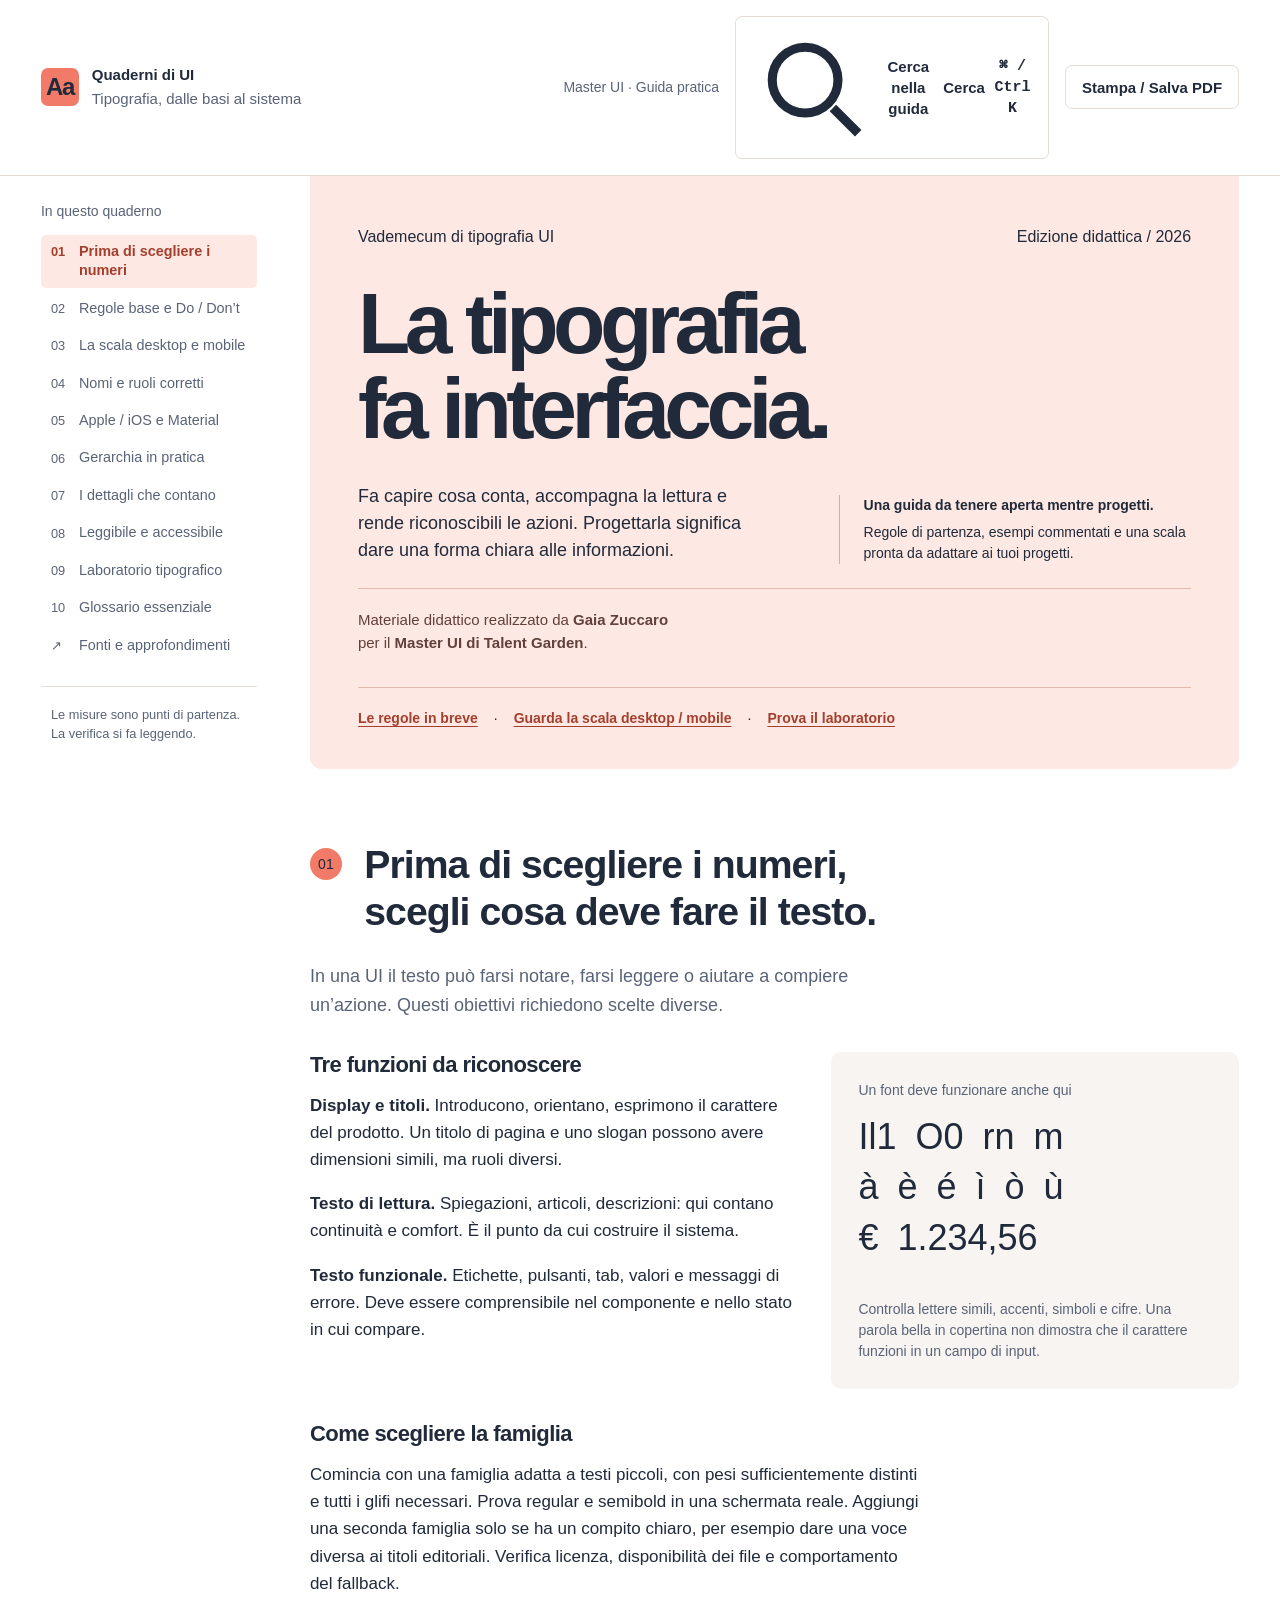
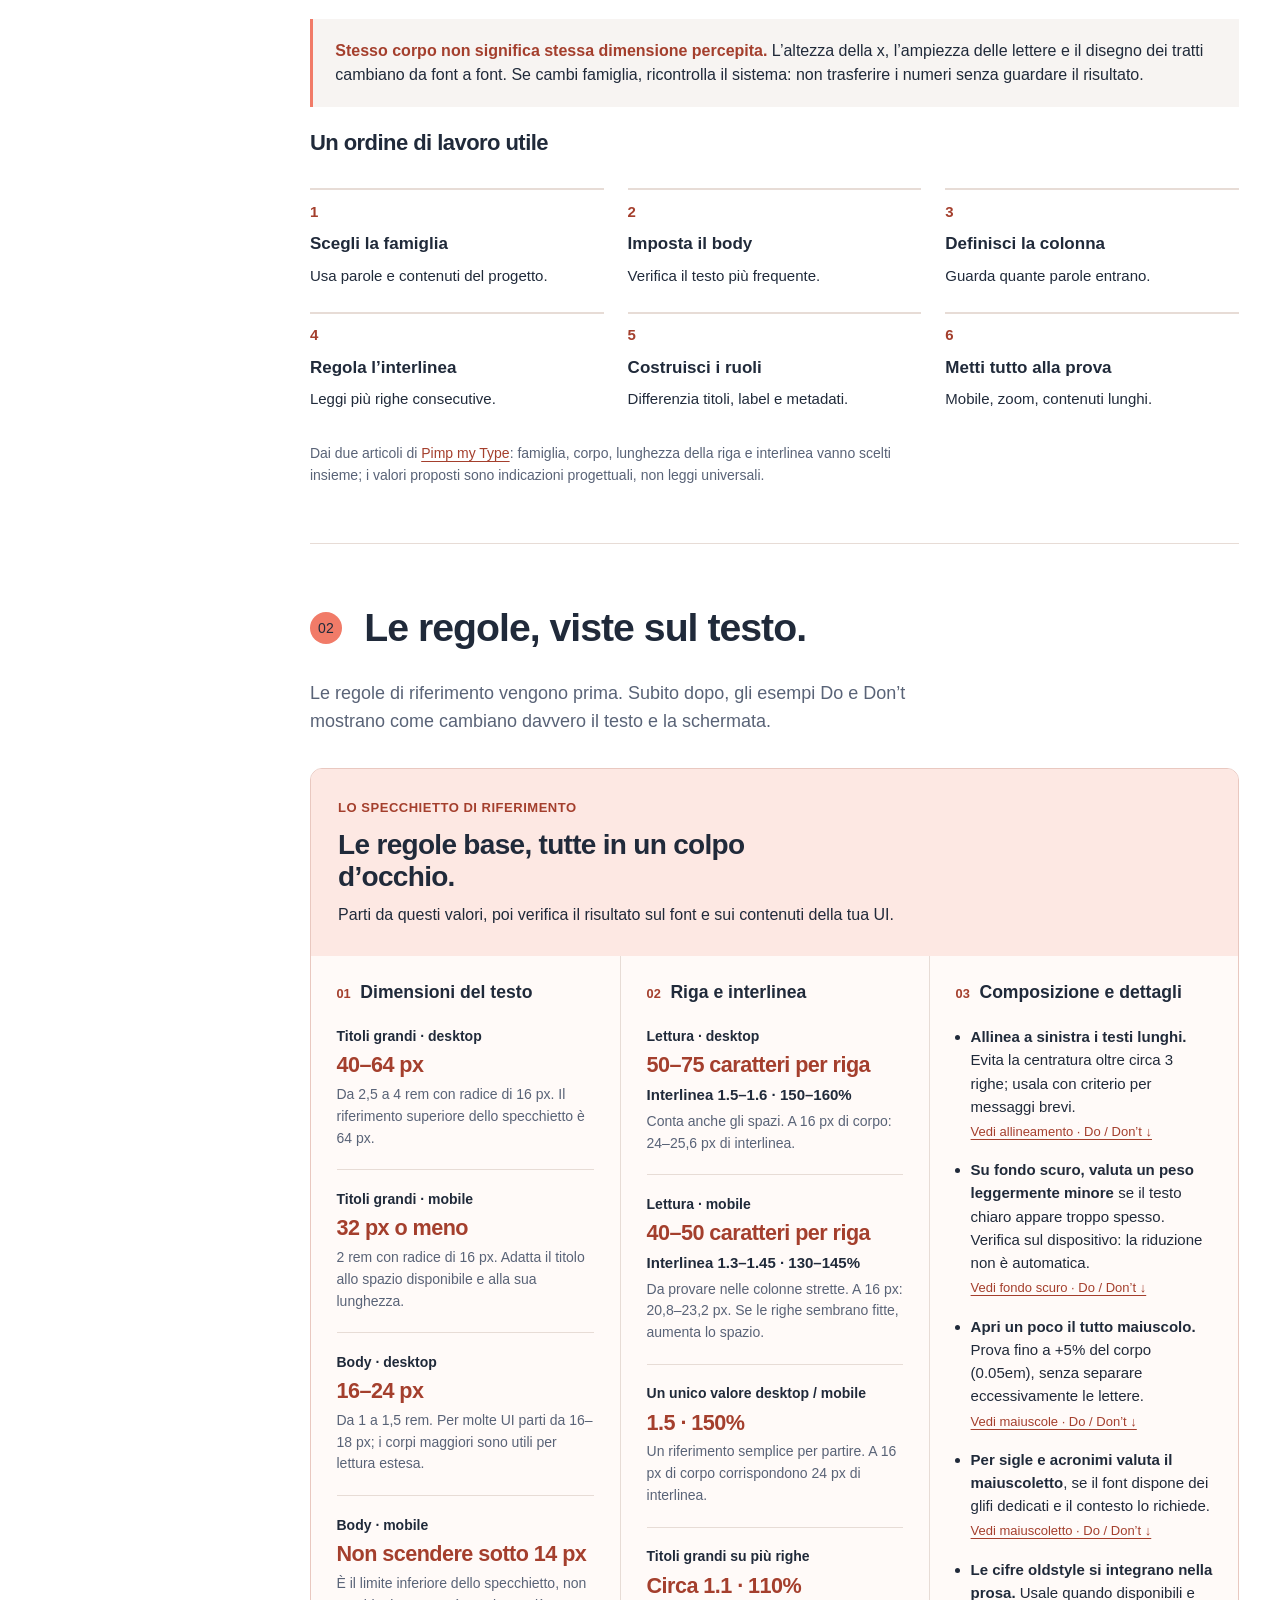
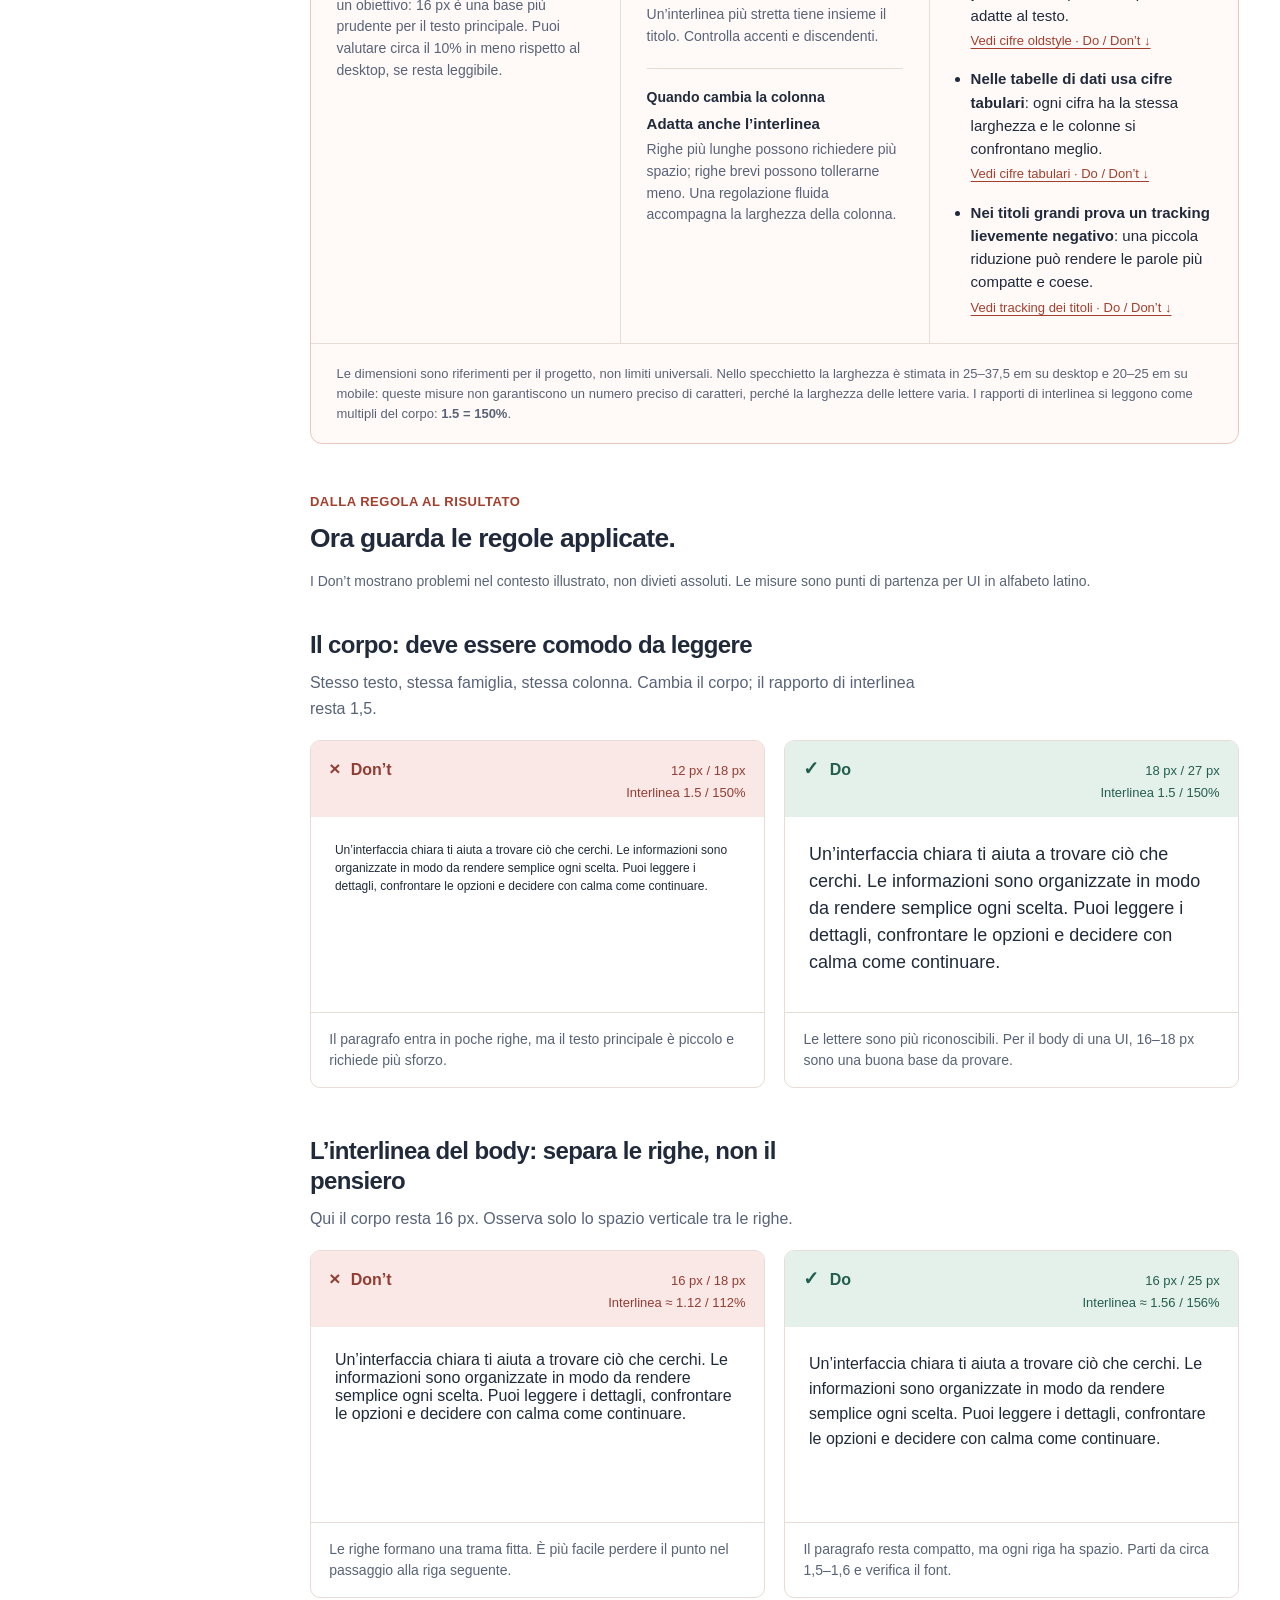
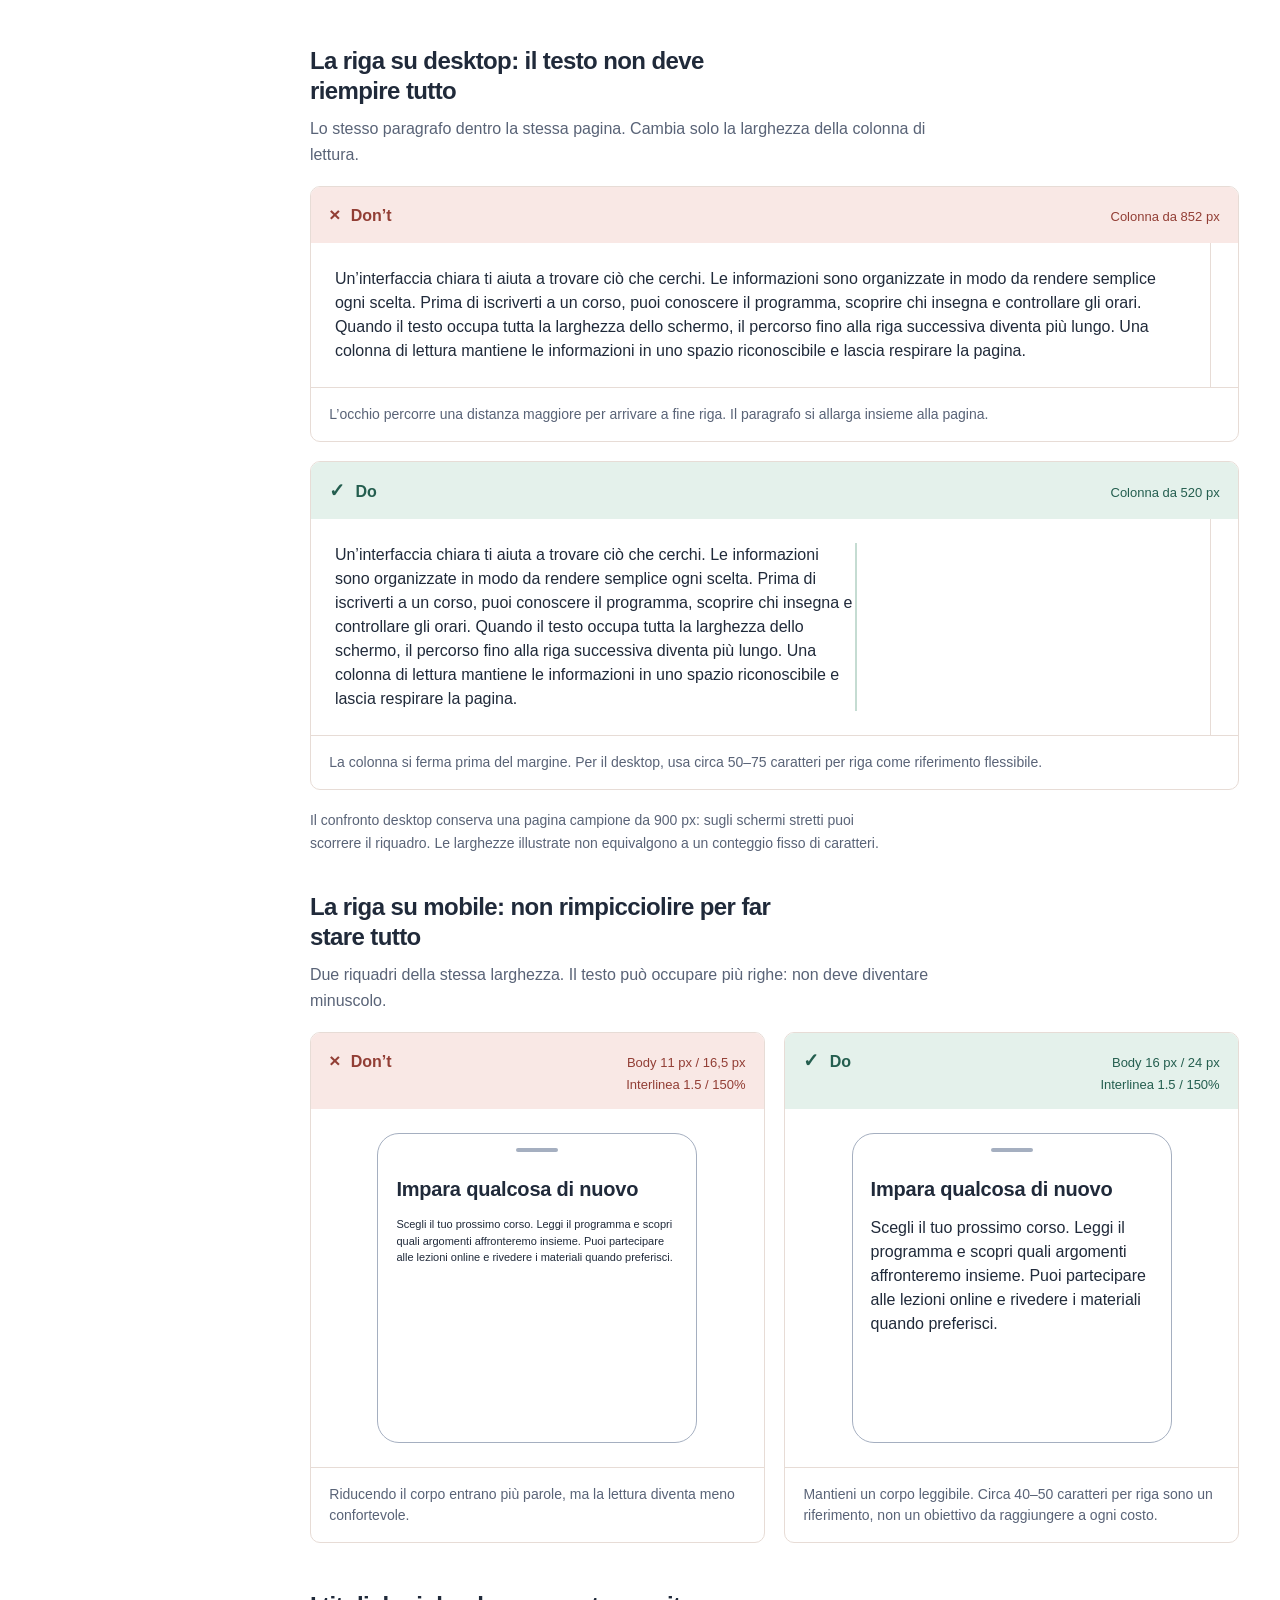
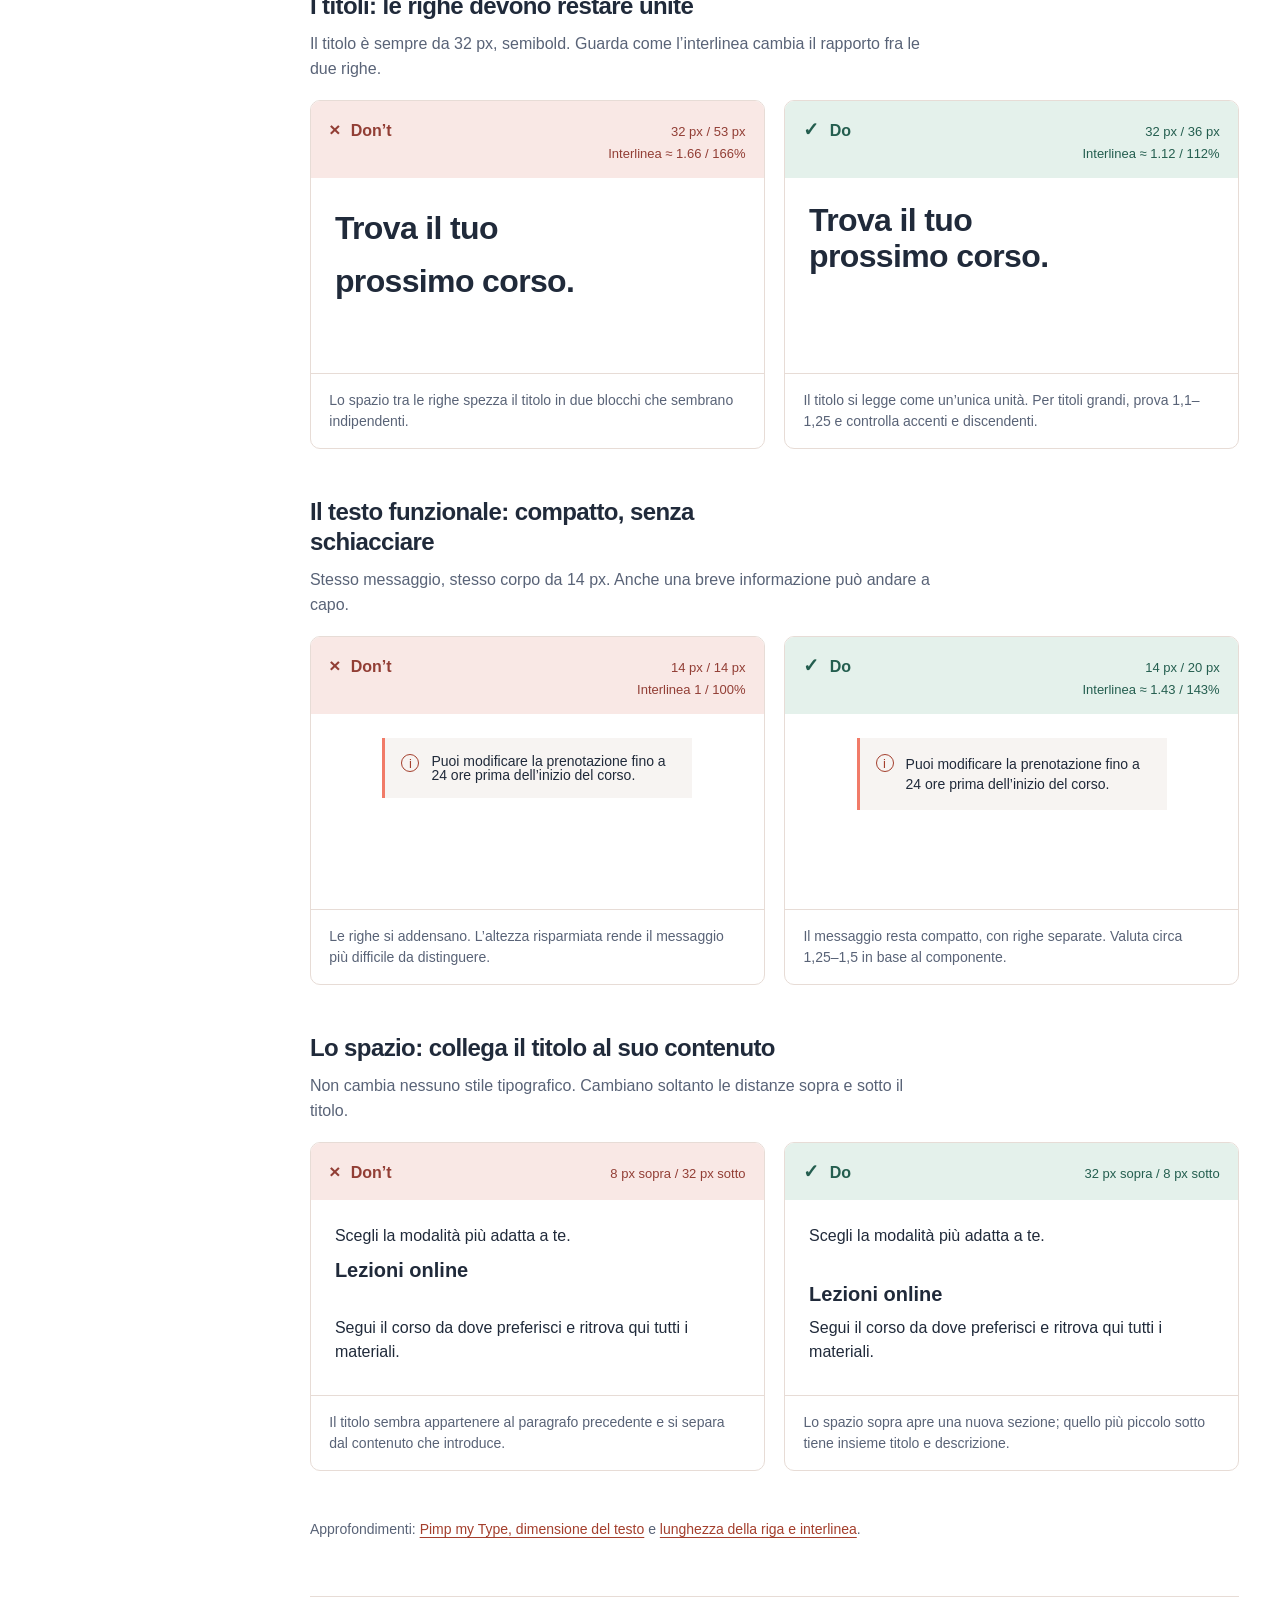
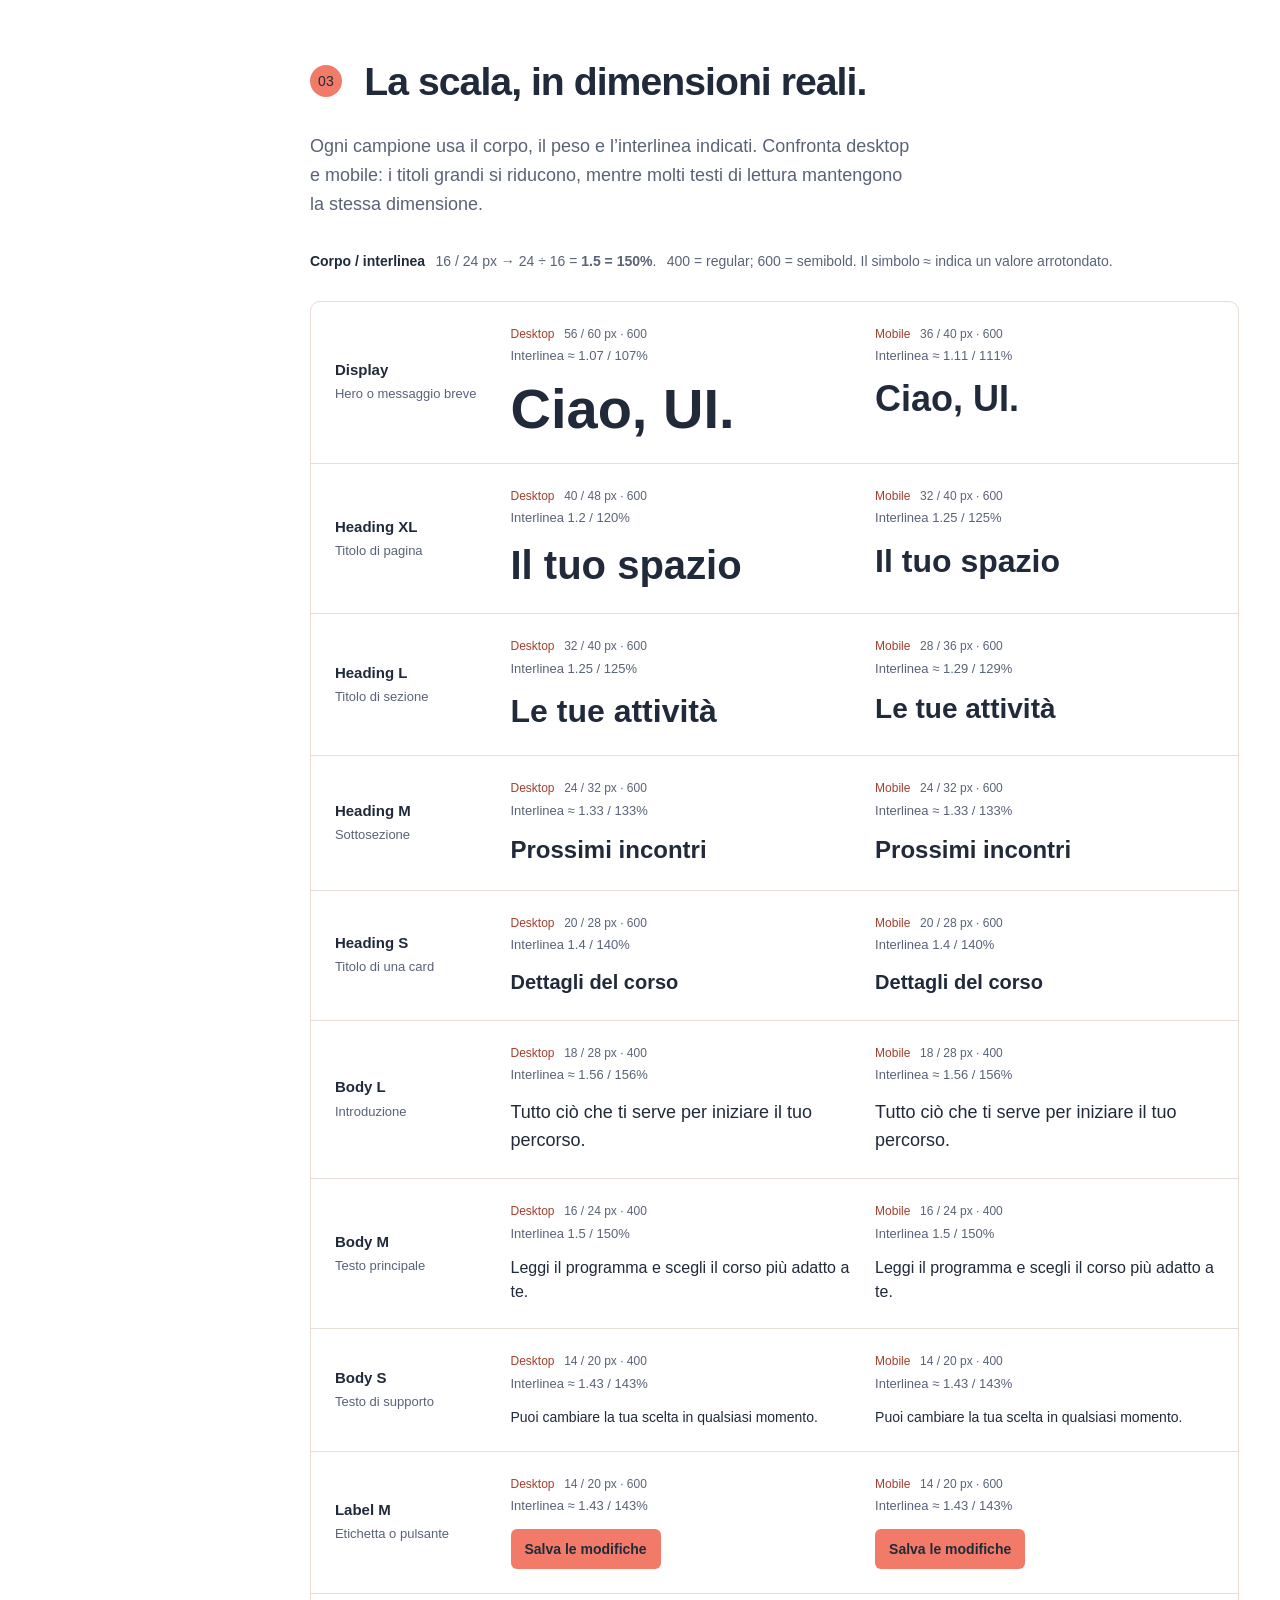
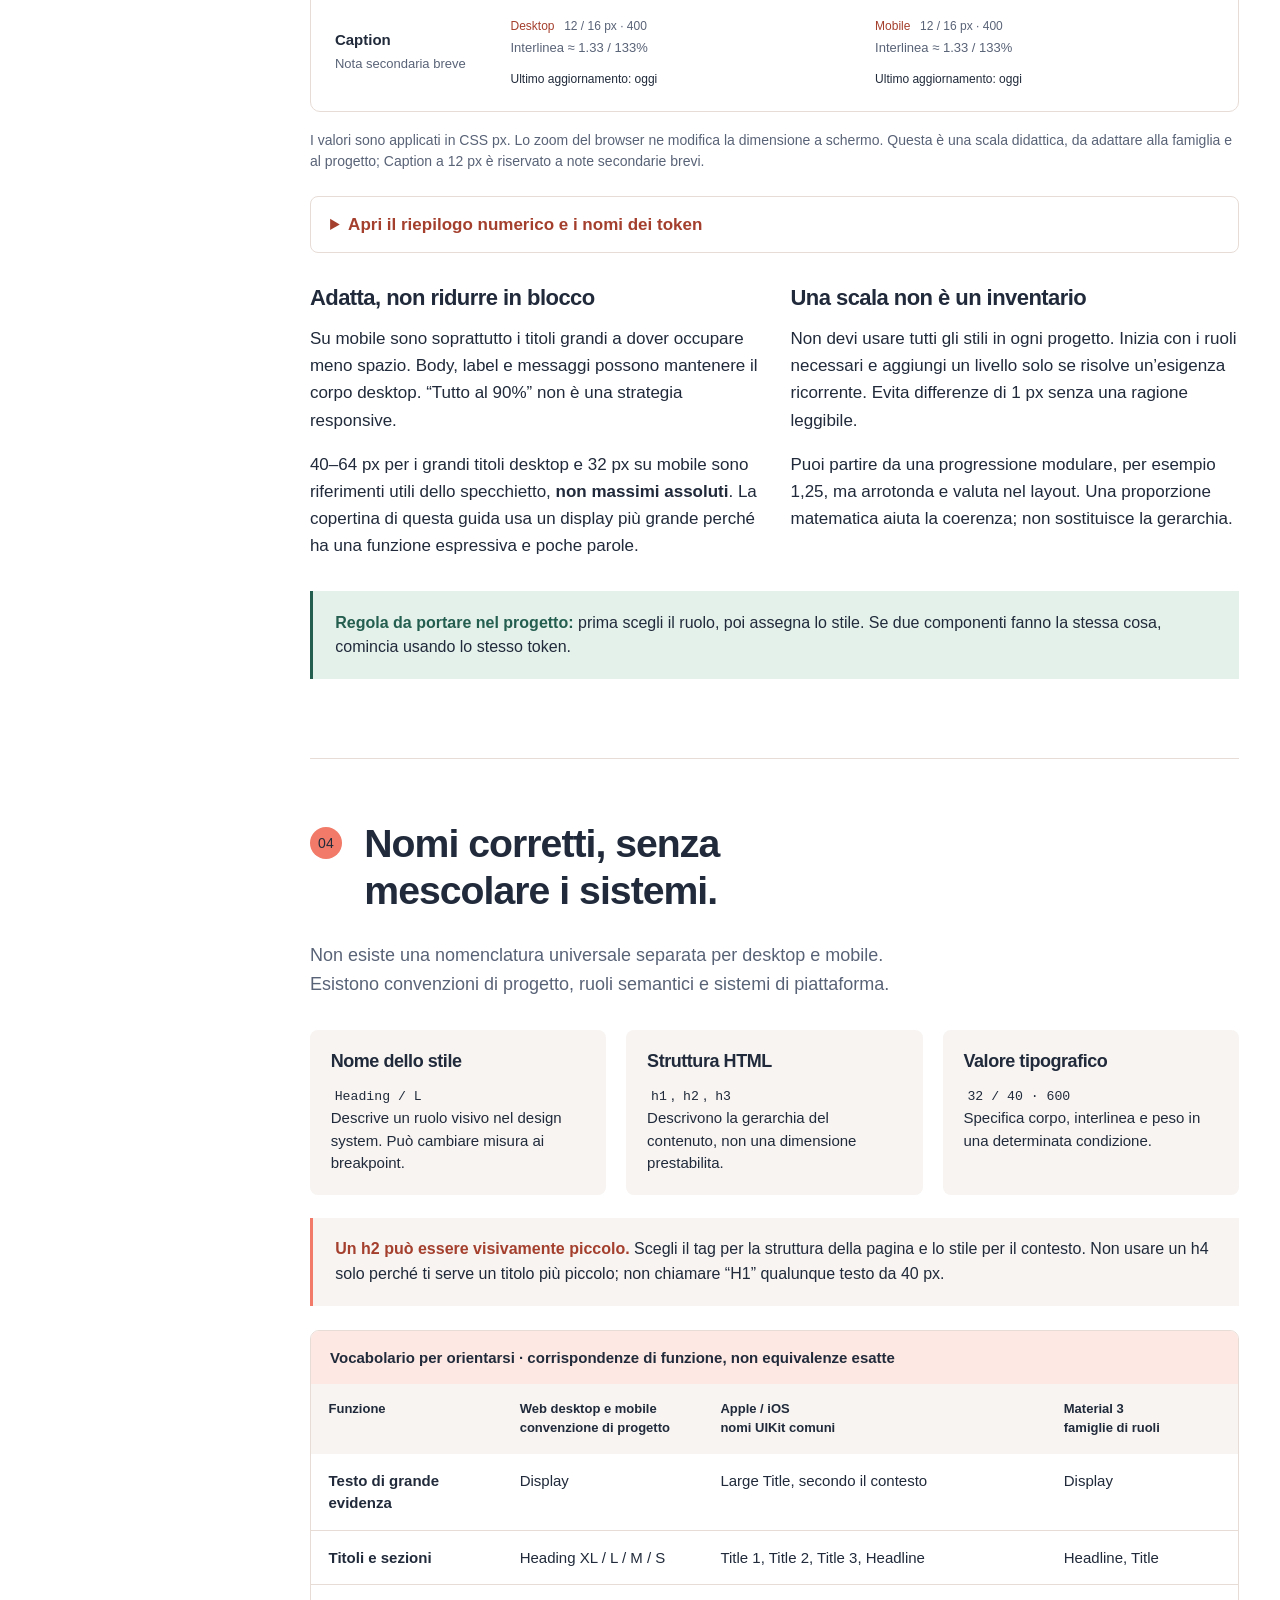
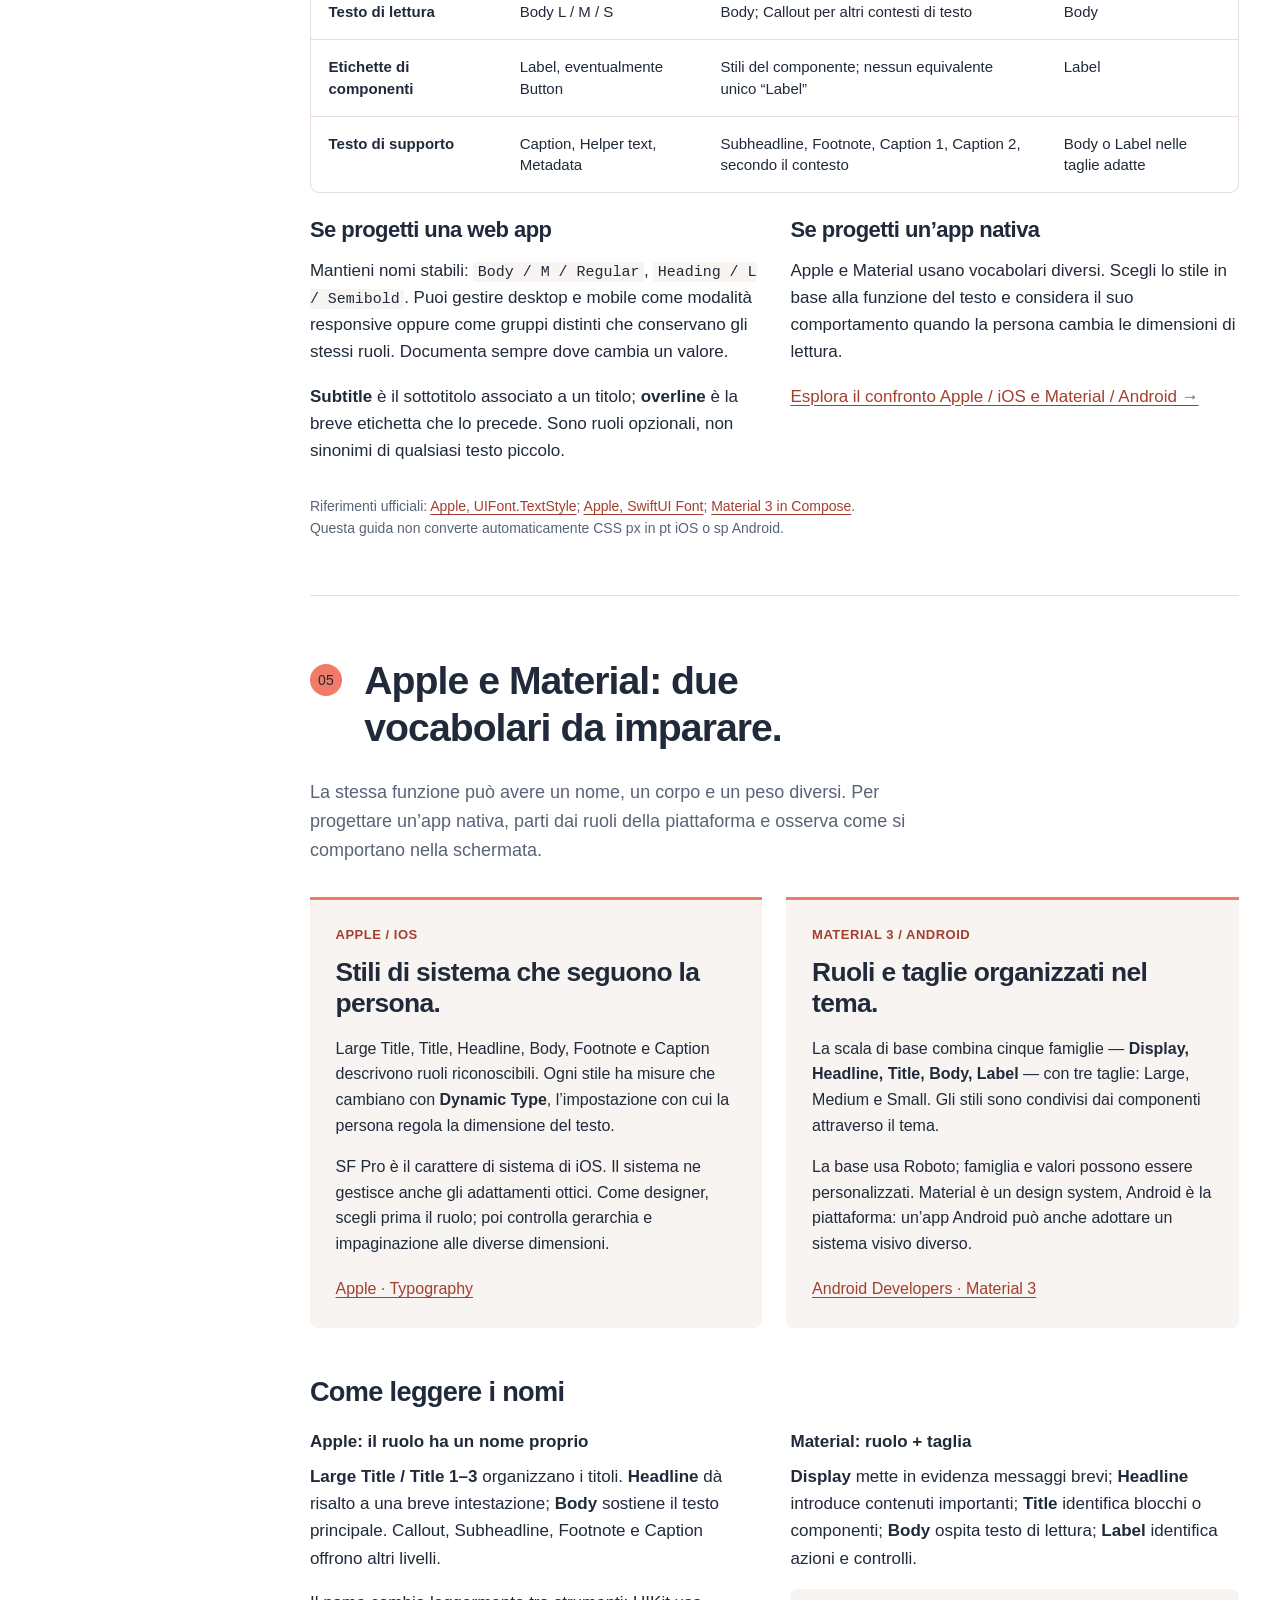
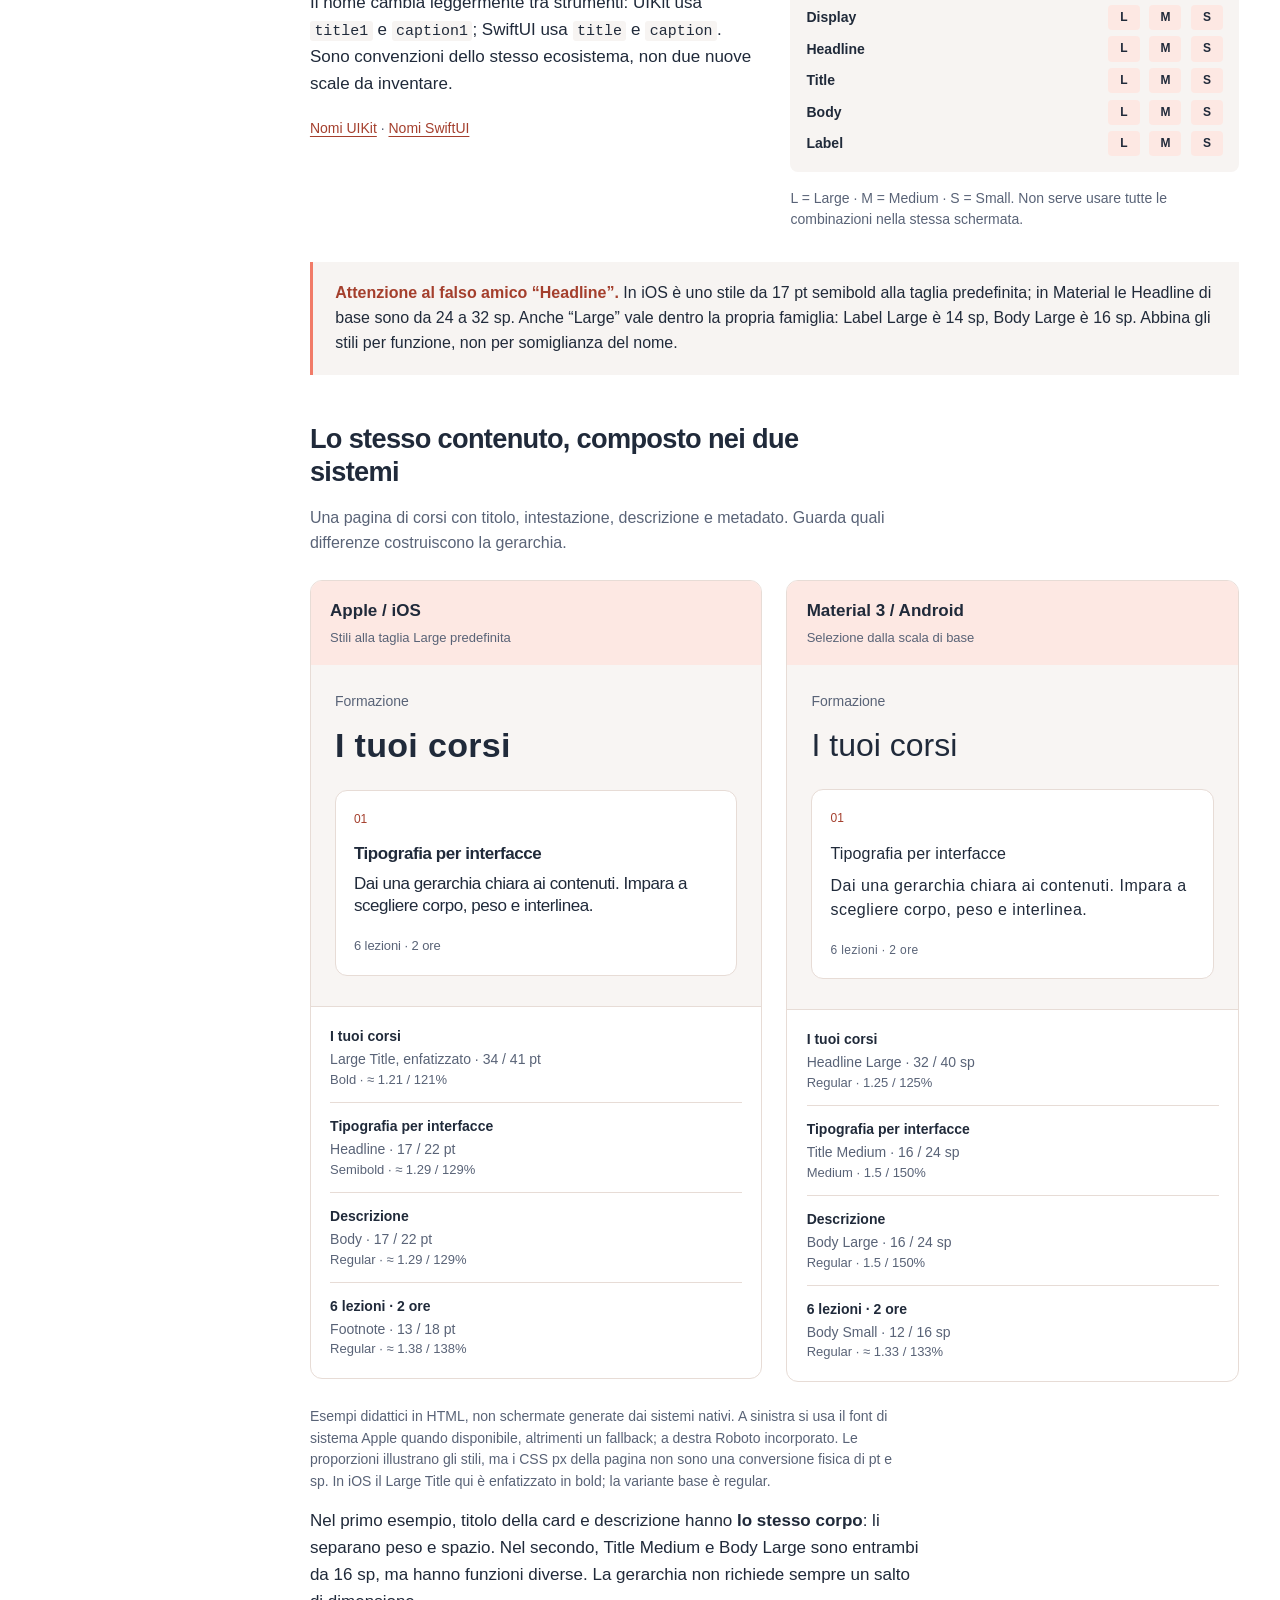
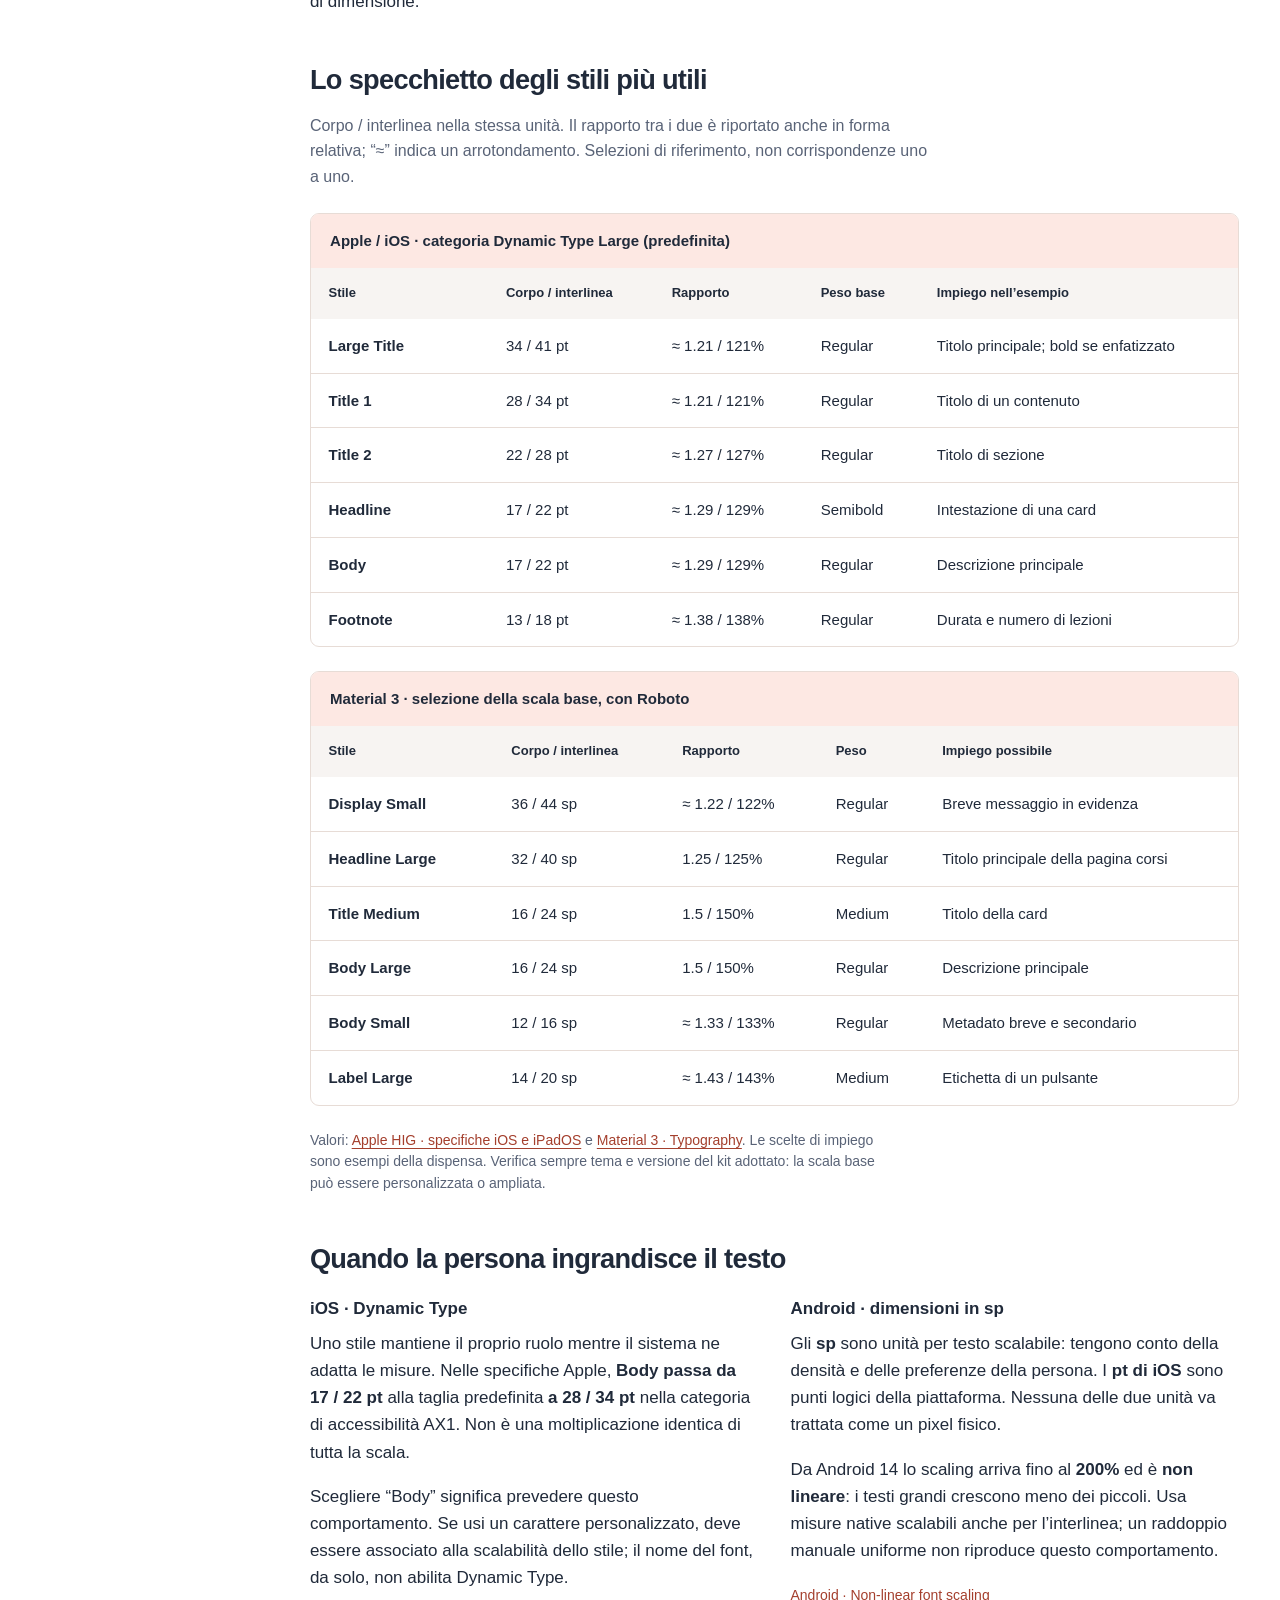
<file: src/template.html>
<!DOCTYPE html>

<html lang="it">
<head>
<meta charset="utf-8"/>
<meta content="width=device-width, initial-scale=1" name="viewport"/>
<meta content="Un vademecum di tipografia UI per studenti di master: gerarchia, dimensioni, interlinea, nomenclature desktop e mobile, accessibilità ed esempi visivi." name="description"/>
<meta content="#f17b68" name="theme-color"/>
<title>La tipografia fa interfaccia — Vademecum UI</title>
<!-- FONT_LICENSE -->
<style>
@font-face{font-family:Figtree;src:url('[data-uri]') format('truetype');font-weight:300 900;font-style:normal;font-display:swap}
:root{--paper:#fff;--ink:#202a3a;--muted:#596377;--primary:#f17b68;--accent:#a43f2d;--accent-soft:#fde8e3;--tint:#f7f4f2;--line:#e7dcd6;--green:#245e4f;--mint:#e4f1eb;--rose:#f9e8e5;--red:#923e35;--font:Figtree,'Avenir Next','Segoe UI',sans-serif}
*{box-sizing:border-box}html{font-size:100%;scroll-behavior:smooth;scroll-padding-top:6rem}body{margin:0;color:var(--ink);background:var(--paper);font:400 1.0625rem/1.6 var(--font);text-rendering:optimizeLegibility}button,input,select{font:inherit}button,a,input,select{touch-action:manipulation}button{cursor:pointer}a{color:var(--accent);text-underline-offset:.2em;text-decoration-thickness:1px}a:hover{text-decoration-thickness:2px}a:focus-visible,button:focus-visible,input:focus-visible,select:focus-visible,summary:focus-visible,[tabindex]:focus-visible{outline:3px solid var(--accent);outline-offset:4px}p{margin:0 0 1em}p:last-child{margin-bottom:0}h1,h2,h3,h4{line-height:1.2;font-weight:650;margin:0 0 .6em;letter-spacing:-.025em}h2{font-size:clamp(1.875rem,1.45rem + 1.25vw,2.6rem);max-width:24ch;text-wrap:balance}h3{font-size:1.375rem}h4{font-size:1.0625rem;letter-spacing:0}ul,ol{padding-left:1.2em;margin:.7em 0 1.3em}li+li{margin-top:.45em}strong{font-weight:650}small,.small{font-size:.875rem;line-height:1.5}code{font:.88em/1.55 ui-monospace,SFMono-Regular,Consolas,monospace;overflow-wrap:anywhere;background:var(--tint);padding:.12em .3em;border-radius:3px}pre{max-width:100%;overflow:auto;white-space:pre-wrap;word-break:break-word;padding:1.4rem;background:var(--tint);border-radius:8px;font-size:.875rem}pre code{padding:0;background:none}figure{margin:0}button,.button{display:inline-flex;align-items:center;justify-content:center;gap:.5rem;border:1px solid var(--line);border-radius:7px;background:white;color:var(--ink);padding:.6rem 1rem;font-weight:600;font-size:.9375rem;line-height:1.4;text-decoration:none;min-height:44px}button:hover,.button:hover{background:var(--tint)}.primary{background:var(--primary);color:#fff;border-color:var(--primary)}.primary:hover{background:#e86f5c}.muted{color:var(--muted)}.measure{max-width:65ch}.skip{position:fixed;left:1rem;top:-5rem;z-index:100;background:#fff;padding:.6rem 1rem}.skip:focus{top:1rem}.topbar{height:auto;min-height:76px;display:flex;align-items:center;justify-content:space-between;gap:1rem;padding:1rem 3.2vw;border-bottom:1px solid var(--line);background:#fff;position:sticky;top:0;z-index:10}.brand{display:flex;align-items:center;gap:.8rem;color:var(--ink);text-decoration:none;font-size:.9375rem;font-weight:600}.brand-mark{display:grid;place-items:center;background:var(--primary);color:white;width:38px;height:38px;border-radius:7px;font-size:1.5rem;letter-spacing:-.06em;flex-shrink:0}.top-actions{display:flex;gap:1rem;align-items:center}.edition{font-size:.875rem;color:var(--muted)}.layout{max-width:1510px;margin:auto;display:grid;grid-template-columns:228px minmax(0,1fr);gap:3.2vw;padding:0 3.2vw}.sidebar{position:sticky;top:102px;align-self:start;max-height:calc(100vh - 122px);overflow:auto;padding:24px 12px 30px 0}.sidebar-label{font-size:.875rem;color:var(--muted);margin:0 0 .8rem}.sidebar nav{display:grid;gap:4px}.sidebar a{color:var(--muted);font-size:.9rem;padding:7px 10px;line-height:1.35;display:flex;gap:10px;border-radius:5px;text-decoration:none}.sidebar a span{font-variant-numeric:tabular-nums;font-size:.8rem;min-width:18px;padding-top:.08rem}.sidebar a:hover{background:var(--tint);color:var(--accent)}.sidebar a[aria-current="location"]{background:var(--accent-soft);color:#a43f2d;font-weight:600}.sidebar-foot{border-top:1px solid var(--line);margin-top:24px;padding:18px 10px 0;font-size:.8rem;color:var(--muted);line-height:1.5}.mobile-index{display:none}main{min-width:0;padding-bottom:2rem}.hero{background:var(--accent-soft);border-radius:0 0 12px 12px;padding:3rem 3rem 2.5rem;margin-bottom:3.5rem;position:relative}.hero-kicker{font-size:1rem;margin-bottom:2rem;display:flex;justify-content:space-between;gap:1rem}.hero h1{font-size:clamp(3.5rem,2rem + 4.2vw,6.6rem);line-height:.99;letter-spacing:-.065em;font-weight:650;max-width:12ch;margin-bottom:2rem;overflow-wrap:normal}.hero-intro{display:grid;grid-template-columns:1.25fr 1fr;gap:2.5rem;align-items:end}.hero-intro p{max-width:39ch;font-size:1.125rem;line-height:1.5;margin:0}.hero-meta{border-left:1px solid #dbaaa0;padding-left:1.5rem;font-size:.875rem;line-height:1.5}.hero-meta b{display:block;margin-bottom:.35rem}.hero-foot{border-top:1px solid #e6b9af;margin-top:2rem;padding-top:1.2rem;display:flex;gap:1rem;flex-wrap:wrap;font-size:.875rem}.hero-foot a{font-weight:600;color:#a43f2d}.chapter{padding:1rem 0 3.5rem;margin-bottom:2.8rem;border-bottom:1px solid var(--line);scroll-margin-top:6rem}.chapter-title{display:flex;align-items:flex-start;gap:1.4rem;margin-bottom:1.4rem}.chapter-num{font-size:.875rem;line-height:1;display:grid;place-items:center;background:var(--primary);color:#fff;min-width:32px;height:32px;border-radius:50%;margin-top:.45rem}.chapter-title h2{margin-bottom:.3rem}.intro{color:var(--muted);font-size:1.125rem;max-width:61ch;line-height:1.6;margin-bottom:2rem}.split{display:grid;grid-template-columns:minmax(0,1.2fr) minmax(0,1fr);gap:2rem;align-items:start;margin:1.5rem 0 2rem}.split.equal{grid-template-columns:1fr 1fr}.note{border-left:3px solid var(--primary);background:var(--tint);padding:1.2rem 1.4rem;margin:1.4rem 0}.note p{font-size:1rem;line-height:1.55}.note strong{color:#a43f2d}.note.mint{background:var(--mint);border-color:var(--green)}.note.mint strong{color:var(--green)}.specimen{border-radius:10px;background:var(--tint);padding:1.7rem;min-width:0}.specimen figcaption{font-size:.875rem;color:var(--muted);line-height:1.5;margin-top:1.2rem}.sample-word{font-size:4.5rem;line-height:1.25;letter-spacing:-.045em;margin:.2rem 0}.specimen-label{font-size:.875rem;display:block;color:var(--muted);margin-bottom:.65rem}.comparison{display:grid;grid-template-columns:1fr 1fr;gap:1.2rem;margin:1.5rem 0}.example{padding:1.5rem;background:var(--tint);border-radius:9px;min-width:0}.example.good{background:var(--mint)}.example.bad{background:var(--rose)}.example-title{font-size:.875rem;display:block;font-weight:600;color:var(--green);margin-bottom:1rem}.bad .example-title{color:var(--red)}.example p{font-size:1rem}.font-test{font-size:2.25rem;line-height:1.4;word-spacing:.25em;overflow-wrap:anywhere}.quick-grid{display:grid;grid-template-columns:1fr 1fr;gap:0 2.5rem;margin:1.5rem 0}.quick-item{border-top:1px solid var(--line);padding:1.2rem 0;display:grid;grid-template-columns:88px 1fr;gap:1rem}.quick-item b{font-size:1.375rem;line-height:1.3;letter-spacing:-.025em;color:var(--accent)}.quick-item p{font-size:.9375rem;line-height:1.5}.quick-item p strong{display:block;color:var(--ink)}.source-note{font-size:.875rem;line-height:1.55;color:var(--muted);margin-top:1.3rem;max-width:75ch}.steps{counter-reset:step;list-style:none;padding:0;display:grid;grid-template-columns:repeat(3,1fr);gap:1.5rem;margin:2rem 0}.steps li{margin:0;counter-increment:step;padding-top:.6rem;border-top:2px solid var(--line);font-size:.9375rem}.steps li::before{content:counter(step);display:block;color:var(--accent);font-weight:650;margin-bottom:.4rem}.steps b{display:block;font-size:1.0625rem;margin-bottom:.4rem}.table-wrap{width:100%;overflow-x:auto;overscroll-behavior-x:contain;margin:1.5rem 0;border:1px solid var(--line);border-radius:9px}.data-table{border-collapse:collapse;width:100%;font-size:.9375rem;line-height:1.45;min-width:675px}.data-table caption{text-align:left;padding:1rem 1.2rem;font-weight:600;background:var(--accent-soft)}.data-table th,.data-table td{padding:1rem 1.1rem;vertical-align:top;text-align:left;border-bottom:1px solid var(--line)}.data-table thead{background:var(--tint)}.data-table thead th{font-size:.8125rem;font-weight:650}.data-table tbody th{font-weight:600;min-width:152px}.data-table tbody th small{display:block;color:var(--muted);font-weight:400;margin-top:.2rem}.data-table tr:last-child>*{border-bottom:0}.data-table .numeric{white-space:nowrap;font-variant-numeric:tabular-nums}.data-table tbody tr:hover{background:#fff8f5}.data-table code{font-size:.8rem}.legend{display:flex;gap:.65rem;align-items:baseline;flex-wrap:wrap;font-size:.875rem;line-height:1.5;color:var(--muted)}.legend b{color:var(--ink)}.role-map{display:grid;grid-template-columns:repeat(3,minmax(0,1fr));gap:1.25rem;margin-top:1.5rem}.role-map>div{padding:1.3rem;background:var(--tint);border-radius:8px}.role-map h3{font-size:1.125rem}.role-map p{font-size:.9375rem;line-height:1.5}.demo-toolbar{display:flex;align-items:center;justify-content:space-between;gap:1rem;flex-wrap:wrap;margin-bottom:1.5rem}.segmented{display:flex;gap:3px;background:var(--tint);padding:4px;border-radius:9px}.segmented button{border:0;background:transparent;min-height:40px;padding:.45rem .85rem}.segmented button[aria-pressed="true"]{background:var(--primary);color:#fff}.ui-demo{padding:2rem;background:var(--tint);border-radius:10px}.ui-surface{width:100%;max-width:680px;margin:0 auto;background:white;padding:2rem;border:1px solid var(--line);border-radius:10px;transition:max-width .2s}.ui-surface.mobile{max-width:360px}.ui-heading{font-size:2.5rem;line-height:1.2;font-weight:650;letter-spacing:-.03em;margin:.25rem 0 1rem}.ui-surface.mobile .ui-heading{font-size:2rem;line-height:1.25}.ui-body{font-size:1rem;line-height:1.5;max-width:52ch}.ui-label{font-size:.875rem;line-height:1.43;font-weight:600}.ui-meta{font-size:.875rem;line-height:1.43;color:var(--muted)}.ui-demo-caption{font-size:.875rem;color:var(--muted);margin:1rem 0 0}.ui-field{border:1px solid #8994aa;border-radius:6px;padding:.7rem .8rem;font-size:1rem;line-height:1.5;margin:.4rem 0 1.25rem}.mock-button{display:inline-block;background:var(--primary);color:#fff;padding:.7rem 1.15rem;border-radius:7px;font-size:.875rem;font-weight:600}.rules{display:grid;grid-template-columns:1fr 1fr;gap:1.6rem 2rem}.rule{border-top:1px solid var(--line);padding-top:1.2rem}.rule h3{font-size:1.2rem}.rule p{font-size:1rem;line-height:1.6}.lab{border:1px solid var(--line);border-radius:12px;overflow:hidden;margin:1.5rem 0}.lab-controls{background:var(--accent-soft);padding:1.5rem;display:grid;grid-template-columns:repeat(3,minmax(0,1fr));gap:1.5rem}.control label{display:flex;justify-content:space-between;gap:1rem;font-size:.9375rem;font-weight:600}.control input{width:100%;accent-color:var(--accent);height:32px;margin:.5rem 0 0}.control output{font-variant-numeric:tabular-nums;font-weight:400}.lab-stage{padding:2rem;background:#fff}.lab-sample{font-size:18px;line-height:1.55;max-width:60ch;margin:0 auto;overflow-wrap:anywhere}.lab-readout{background:var(--tint);padding:1rem 1.5rem;display:flex;justify-content:space-between;gap:1rem;align-items:center;font-size:.875rem}.lab-readout p{margin:0;max-width:65ch}.lab-presets{display:flex;gap:.5rem;flex-wrap:wrap;margin:1rem 0}.lab-note{font-size:.875rem;color:var(--muted);margin:1rem 0}.glossary{display:grid;grid-template-columns:1fr 1fr;gap:0 2rem;margin:1.5rem 0}.glossary>div{padding:1rem 0;border-top:1px solid var(--line)}.glossary dt{font-weight:650;font-size:1rem;margin-bottom:.35rem}.glossary dd{margin:0;font-size:.9375rem;line-height:1.55}.checklist{padding:0;list-style:none;margin:1.5rem 0}.checklist li{margin:0;border-bottom:1px solid var(--line)}.checklist label{display:flex;align-items:flex-start;gap:.85rem;padding:1rem .2rem;cursor:pointer}.checklist input{accent-color:var(--accent);width:20px;height:20px;flex-shrink:0;margin:3px 0 0}.checklist span{font-size:1rem;line-height:1.5}.checklist input:checked+span{color:var(--muted)}.check-progress{color:var(--accent);font-weight:600}.exercise{background:var(--accent-soft);padding:2rem;border-radius:10px;margin:2rem 0}.exercise h3{font-size:1.5rem}.exercise p,.exercise li{font-size:1rem}.sources{padding:0;list-style:none;display:grid;grid-template-columns:1fr 1fr;gap:1.3rem 2rem}.sources li{margin:0;font-size:.9375rem;line-height:1.5}.sources a{font-weight:600}.sources small{display:block;margin-top:.2rem;color:var(--muted)}.back-top{font-size:.9375rem}.footer{font-size:.875rem;color:var(--muted);padding:1rem 0 2rem;display:flex;justify-content:space-between;gap:1.5rem}.license{font-size:.8125rem;margin-top:1.5rem;color:var(--muted)}.license pre{font-size:.75rem}.sr-only{position:absolute;width:1px;height:1px;padding:0;margin:-1px;overflow:hidden;clip:rect(0,0,0,0);white-space:nowrap;border:0}
@media(min-width:1500px){.layout{gap:50px}}
@media(max-width:1120px){.layout{grid-template-columns:185px minmax(0,1fr);gap:28px;padding:0 24px}.sidebar a{font-size:.84375rem}.hero{padding:2.5rem 2rem}.hero h1{font-size:4.8rem}.hero-intro{grid-template-columns:1fr}.hero-meta{display:none}.role-map{grid-template-columns:1fr}.quick-grid{gap:0 1.5rem}.quick-item{grid-template-columns:70px 1fr}}
@media(max-width:850px){.topbar{position:relative;padding:1rem 22px}.layout{display:block;padding:0 22px}.sidebar{display:none}.mobile-index{display:block;padding:1rem 0}.mobile-index summary{font-weight:600;cursor:pointer}.mobile-index nav{display:grid;grid-template-columns:1fr 1fr;gap:.6rem 1rem;margin:1rem 0}.mobile-index a{font-size:.9375rem;padding:.25rem 0}.hero{border-radius:10px;margin-top:.2rem}.hero h1{font-size:clamp(3.3rem,9.7vw,5.2rem)}.hero-intro{grid-template-columns:1.3fr 1fr}.hero-meta{display:block}.chapter{scroll-margin-top:1.5rem}html{scroll-padding-top:1rem}}
@media(max-width:590px){body{font-size:1rem}.topbar{padding:.9rem 18px}.brand{font-size:.8125rem;gap:.55rem}.brand-mark{width:32px;height:32px;font-size:1.3rem}.edition{display:none}.topbar button{font-size:.8125rem;padding:.5rem .7rem}.layout{padding:0 18px}.hero{padding:1.7rem 1.3rem 1.4rem;margin-bottom:2.3rem}.hero-kicker{font-size:.875rem;margin-bottom:1.6rem}.hero-kicker span:last-child{display:none}.hero h1{font-size:clamp(2.6rem,10.3vw,4rem);letter-spacing:-.055em}.hero-intro{grid-template-columns:1fr;gap:1rem}.hero-intro p{font-size:1.0625rem}.hero-meta{display:none}.hero-foot{gap:.5rem 1.5rem;font-size:.8125rem}.chapter{padding-bottom:2.5rem;margin-bottom:2rem}.chapter-title{gap:.85rem}.chapter-num{min-width:27px;height:27px;margin-top:.25rem;font-size:.8125rem}.intro{font-size:1.0625rem}.split,.split.equal,.comparison,.quick-grid,.rules,.glossary,.sources{grid-template-columns:1fr}.split{gap:1rem}.quick-item{grid-template-columns:85px 1fr}.steps{grid-template-columns:1fr 1fr}.lab-controls{grid-template-columns:1fr;gap:.7rem;padding:1.2rem}.lab-stage{padding:1.2rem}.lab-readout{align-items:flex-start;flex-direction:column}.lab-presets button{font-size:.875rem}.ui-demo{padding:1rem}.ui-surface{padding:1.3rem}.ui-heading{font-size:2rem}.exercise{padding:1.4rem}.footer{flex-direction:column;gap:.4rem}.mobile-index nav{grid-template-columns:1fr 1fr}.sample-word{font-size:3.7rem}.table-wrap{border-radius:6px}.data-table{font-size:.875rem}.data-table th,.data-table td{padding:.8rem}.demo-toolbar{align-items:flex-start;flex-direction:column}}
@media(prefers-reduced-motion:reduce){html{scroll-behavior:auto}*{transition:none!important}}
@page{size:A4;margin:16mm 15mm 18mm}
@media print{html{font-size:10pt;scroll-behavior:auto}body{font-size:10.5pt;line-height:1.5;color:#172131}.topbar,.sidebar,.mobile-index,.skip,.no-print,.back-top{display:none!important}.layout{display:block;padding:0;max-width:none}main{padding:0}.hero{margin:0 0 12mm;padding:12mm;background:#fde8e3!important;border-radius:6px;break-inside:avoid}.hero h1{font-size:53pt;max-width:11ch}.hero-kicker{margin-bottom:6mm}.hero-intro{grid-template-columns:1.2fr 1fr}.hero-meta{display:block}.hero-foot{display:none}.chapter{margin:0;padding:9mm 0 5mm;break-before:page;border:none;scroll-margin:0}.chapter-title{break-after:avoid}.chapter h2{font-size:25pt}.chapter h3{break-after:avoid}.intro{font-size:11.5pt;margin-bottom:6mm}.split{gap:7mm}.example,.specimen,.note,.rule,.exercise,.quick-item,.glossary>div{break-inside:avoid}.table-wrap{overflow:visible;border:none}.data-table{min-width:0;font-size:9pt}.data-table th,.data-table td{padding:3mm 2.5mm}.data-table thead{display:table-header-group}.data-table tr{break-inside:avoid}.data-table tbody th{min-width:0}.data-table code{font-size:8pt}.data-table caption{background:#fde8e3!important}.chapter-num{background:#f17b68!important;color:white!important}.sources{gap:4mm 6mm}.sources li{break-inside:avoid;font-size:9.5pt}.sources a::after{content:'\A' attr(href);white-space:pre-wrap;display:block;font-size:7.5pt;line-height:1.4;font-weight:400;color:#596377;overflow-wrap:anywhere;margin-top:1mm}.lab{break-inside:avoid}.lab-controls{display:none}.lab-stage{padding:6mm}.lab-sample{font-size:11pt!important;line-height:1.55!important;max-width:60ch!important}.lab-readout button,.lab-presets,.checklist input,.license{display:none}.checklist label{padding:3mm 0;break-inside:avoid}.checklist label::before{content:'□';font-size:12pt}.checklist input:checked+span{color:inherit}.check-progress{display:none}.role-map{grid-template-columns:repeat(3,1fr);gap:4mm}.role-map>div{padding:4mm}.role-map p{font-size:9.5pt}.ui-demo{break-inside:avoid}.ui-surface{max-width:100%!important}.ui-surface .ui-heading{font-size:26pt!important}.footer{margin-top:7mm}.print-color{print-color-adjust:exact;-webkit-print-color-adjust:exact}p,li{orphans:3;widows:3}a{color:#a43f2d}}
@media print{.chapter{break-before:auto;padding:7mm 0 3mm}#basi{break-before:page}.chapter-title{margin-bottom:4mm}.intro{margin-bottom:5mm;break-after:avoid}.split,.comparison{margin:5mm 0;gap:6mm;break-inside:avoid}.note{padding:4mm;margin:5mm 0}.quick-grid{margin:4mm 0}.quick-item{padding:3mm 0}.steps{margin:5mm 0;gap:4mm}.table-wrap{break-inside:avoid}.data-table{font-size:8.5pt;line-height:1.35}.data-table th,.data-table td{padding:2.5mm 2mm}.data-table tbody th small{font-size:8pt}.rule{padding-top:3mm}.rules{gap:4mm 6mm}.ui-demo{padding:5mm}.ui-surface{padding:5mm}.footer{margin-top:3mm;padding:0;break-inside:avoid}.glossary>div{padding:3mm 0}.sources{gap:3mm 5mm}.source-note{margin-top:3mm}.ui-demo-caption{margin-top:3mm}.exercise{margin:5mm 0;padding:5mm}.hero{margin-bottom:0}.hero h1{letter-spacing:-.045em}.hero-meta{font-size:10pt}.hero-intro p{font-size:12pt}}
@media print{html{font-size:9pt}body{font-size:10pt;line-height:1.42}.chapter{break-before:page;padding:0}.chapter-title{margin-bottom:3mm}.chapter h2{font-size:23pt;max-width:29ch}.intro{font-size:11pt;margin-bottom:4mm}.split,.comparison{margin:4mm 0;gap:5mm}.note{margin:4mm 0;padding:3.5mm}.steps{margin:4mm 0;gap:3mm}.quick-item{padding:2.5mm 0}.specimen{padding:5mm}.source-note{font-size:8.5pt}.rules{gap:4mm 5mm}.rule p{font-size:9.5pt;line-height:1.45}.data-table{font-size:8.5pt;line-height:1.3}.data-table th,.data-table td{padding:2mm}.data-table caption{padding:3mm}.data-table thead th{font-size:8pt}.data-table tbody th small{margin:0}.data-table code{font-size:7.5pt}.table-wrap{margin:4mm 0}.role-map{margin-top:4mm}.role-map p{font-size:9pt}.checklist span{font-size:9.5pt}.checklist label{padding:2.5mm 0}.exercise{font-size:9.5pt;margin:5mm 0;padding:5mm}.exercise p,.exercise li{font-size:9.5pt}.exercise h3{font-size:16pt}.glossary dd{font-size:9pt}.glossary dt{font-size:10pt}.glossary>div{padding:3mm 0}.sources li{font-size:9pt}.sources small{font-size:8.5pt}.sources a::after{font-size:7pt}.sources{gap:3mm 5mm}pre{font-size:8.5pt;line-height:1.25;padding:4mm;break-inside:avoid}pre code{line-height:1.25}.hero{padding:14mm}.hero h1{font-size:53pt}.ui-body{font-size:10pt;line-height:1.5}.ui-label,.ui-meta{font-size:9pt}.ui-field{font-size:10pt}.ui-surface .ui-heading{font-size:24pt!important}}
@media print{#scala .data-table th,#scala .data-table td{padding-top:1.3mm;padding-bottom:1.3mm}#scala .split p{font-size:9.5pt}#corpo .quick-item{padding:2mm 0}#corpo .note{margin:3mm 0}#handoff pre{padding:3mm;line-height:1.2}#handoff pre code{line-height:1.2}#handoff .split p{margin-bottom:.7em}#handoff .split{margin:3mm 0}}

/* Applied examples: the sample text uses explicit CSS pixel sizes. */
.demo-case{margin:2.4rem 0 3rem;break-inside:avoid}
.demo-case>h3{max-width:36ch;font-size:1.5rem;line-height:1.25;margin-bottom:.6rem}
.demo-intro{max-width:70ch;font-size:1rem;color:var(--muted);margin-bottom:1.15rem}
.do-dont{display:grid;grid-template-columns:minmax(0,1fr) minmax(0,1fr);gap:1.2rem;align-items:stretch}
.demo-panel{margin:0;border:1px solid var(--line);border-radius:10px;overflow:hidden;min-width:0;display:flex;flex-direction:column;background:#fff;break-inside:avoid}
.demo-panel>header{padding:.9rem 1.15rem;display:flex;align-items:baseline;justify-content:space-between;gap:1rem;background:var(--rose);color:var(--red);font-size:.8125rem;line-height:1.45;flex-wrap:wrap}
.demo-panel.do>header{background:var(--mint);color:var(--green)}
.demo-panel>header b{font-size:1rem;font-weight:650;white-space:nowrap}.demo-panel>header b span{font-size:1.2em;padding-right:.3em}
.demo-panel>header>span{text-align:right;font-variant-numeric:tabular-nums}
.demo-surface{padding:1.5rem;min-height:195px;flex:1;min-width:0;display:flex;align-items:flex-start}
.applied-text{margin:0;letter-spacing:normal;font-weight:400;color:var(--ink);text-wrap:wrap;font-family:var(--font);overflow-wrap:break-word}
.demo-panel figcaption{font-size:.875rem;line-height:1.5;color:var(--muted);border-top:1px solid var(--line);padding:1rem 1.15rem;margin:0}
.wide-case .do-dont{grid-template-columns:1fr}.wide-case .demo-surface{display:block;padding:0;min-height:0}.desktop-scroll{overflow-x:auto;max-width:100%;overscroll-behavior-x:contain}.desktop-canvas{width:900px;padding:24px;min-height:0;background:linear-gradient(to right,transparent calc(100% - 1px),var(--line) 1px);background-size:100% 100%}.measure-short{border-right:2px solid #c5dcd2;padding-right:0;box-sizing:content-box}.demo-footnote{margin-top:-1.8rem;font-size:.875rem;color:var(--muted);max-width:75ch}
.phone-sample{width:320px;max-width:100%;margin:0 auto;padding:14px 18px 24px;border:1px solid #a5afc0;border-radius:22px;min-height:310px;background:#fff}.phone-bar{height:4px;width:42px;border-radius:4px;background:#a5afc0;margin:0 auto 24px}.phone-heading{font-size:20px;line-height:26px;font-weight:600;margin:0 0 14px;letter-spacing:-.01em}
.alert-sample{display:flex;gap:12px;background:var(--tint);border-left:3px solid var(--primary);padding:16px;max-width:310px;margin:0 auto}.alert-symbol{flex-shrink:0;font-size:13px;line-height:18px;width:18px;height:18px;text-align:center;border:1px solid var(--accent);color:var(--accent);border-radius:50%}.spacing-sample{width:100%}
.visual-scale{margin:1.8rem 0 1.1rem;border:1px solid var(--line);border-radius:10px;overflow:hidden}
.scale-row{display:grid;grid-template-columns:150px minmax(0,1fr) minmax(0,1fr);gap:1.6rem;padding:1.5rem;border-bottom:1px solid var(--line);break-inside:avoid}
.scale-row:last-child{border-bottom:0}.scale-role{align-self:center}.scale-role h3{font-size:.9375rem;letter-spacing:0;margin:0 0 .35rem;line-height:1.3}.scale-role p{font-size:.8125rem;color:var(--muted);line-height:1.45;margin:0}.scale-cell{min-width:0}.scale-values{display:flex;gap:.6rem;flex-wrap:wrap;align-items:baseline;font-size:.75rem;line-height:1.4;color:var(--muted);margin-bottom:.8rem;font-variant-numeric:tabular-nums}.scale-values b{font-weight:500;color:var(--accent)}.scale-values span{white-space:nowrap}.scale-sample{margin:0;letter-spacing:0;overflow-wrap:normal}.scale-button{display:inline-block;background:var(--primary);color:white;border-radius:6px;padding:10px 14px}.scale-button .scale-sample{color:white}.scale-reference{border:1px solid var(--line);border-radius:8px;padding:1rem 1.2rem;margin:1.5rem 0 2rem}.scale-reference summary{font-weight:600;color:var(--accent);cursor:pointer;line-height:1.4}.scale-reference>.table-wrap{margin-bottom:1rem}.details-notes-title{margin-top:3rem}.amount-demo{width:100%;font-variant-numeric:lining-nums proportional-nums}.amount-demo>div{display:grid;grid-template-columns:minmax(0,1fr) 100px;gap:16px;align-items:baseline;padding:8px 0;border-bottom:1px solid var(--line)}.amount-demo span{font-size:14px;line-height:20px}.amount-demo b{font-size:20px;line-height:28px;font-weight:400;text-align:left;white-space:nowrap}.amount-good{font-variant-numeric:lining-nums tabular-nums}.amount-good b{text-align:right}
@media(max-width:1200px){.scale-row{grid-template-columns:minmax(0,1fr) minmax(0,1fr);gap:1rem}.scale-role{grid-column:1/-1;display:flex;align-items:baseline;gap:1rem}.scale-role h3{margin:0}.scale-role p{margin:0}}
@media(max-width:1100px) and (min-width:851px){.do-dont{grid-template-columns:1fr}.demo-surface{min-height:0}}
@media(max-width:650px){.do-dont{grid-template-columns:1fr}.demo-surface{min-height:0;padding:1.2rem}.demo-case{margin:2rem 0 2.5rem}.demo-case>h3{font-size:1.25rem}.scale-row{grid-template-columns:1fr;padding:1.25rem;gap:1.2rem}.scale-role{grid-column:auto;flex-wrap:wrap;gap:.3rem .8rem}.scale-values{margin-bottom:.5rem}.scale-cell+.scale-cell{padding-top:1rem;border-top:1px dashed var(--line)}.demo-panel>header>span{text-align:left}.scale-sample{overflow-wrap:break-word}.amount-demo>div{grid-template-columns:minmax(0,1fr) 92px;gap:8px}.amount-demo b{font-size:18px}.desktop-scroll{scrollbar-width:thin}}
@media print{.demo-case{margin:6mm 0;break-inside:avoid}.demo-case>h3{font-size:15pt;max-width:none;break-after:avoid}.demo-intro{font-size:10pt;margin-bottom:3mm;break-after:avoid}.do-dont{grid-template-columns:minmax(0,1fr) minmax(0,1fr);gap:4mm}.demo-panel{break-inside:avoid;border-radius:5px}.demo-panel>header{padding:3mm;font-size:8pt;gap:2mm;print-color-adjust:exact;-webkit-print-color-adjust:exact}.demo-panel>header b{font-size:10pt}.demo-panel figcaption{font-size:9pt;padding:3mm}.demo-surface{padding:4mm;min-height:0}.demo-footnote{margin-top:0;font-size:9pt}.phone-sample{width:100%;min-height:0;padding:12px 14px 18px}.phone-bar{margin-bottom:15px}.desktop-scroll{overflow:visible}.desktop-canvas{width:100%;padding:4mm;background:none}.desktop-canvas .measure-long{width:100%!important}.wide-case .demo-panel>header>span{display:none}.wide-case .dont>header::after{content:'Colonna a tutta pagina';font-size:9pt}.wide-case .do>header::after{content:'Colonna limitata';font-size:9pt}.wide-case .measure-short{max-width:100%}.alert-sample{padding:12px}.visual-scale{overflow:visible;border:0;margin:4mm 0}.scale-row{grid-template-columns:90px minmax(0,1fr) minmax(0,1fr);gap:4mm;padding:4mm 0;break-inside:avoid}.scale-role{grid-column:auto;display:block}.scale-role h3{font-size:9pt;margin-bottom:2mm}.scale-role p{font-size:8pt}.scale-cell+.scale-cell{padding:0;border:0}.scale-values{font-size:8pt;gap:2mm;margin-bottom:2mm}.scale-sample{overflow-wrap:normal}.scale-button{print-color-adjust:exact;-webkit-print-color-adjust:exact}#corpo>.note{margin:5mm 0;break-inside:avoid}#corpo .demo-case{break-inside:avoid}.amount-demo>div{grid-template-columns:minmax(0,1fr) 86px;gap:8px}.amount-demo b{font-size:18px}.details-notes-title{margin-top:5mm}}


.relative-leading{display:block;font-size:.8125rem;line-height:1.45;white-space:normal!important;font-weight:400;margin-top:.2rem}
.scale-values .relative-leading{flex-basis:100%;margin-top:-.3rem;color:var(--muted)}
.details-edge-cases{margin-top:2rem}
@media print{.relative-leading{font-size:8pt}.scale-values .relative-leading{margin-top:0}.scale-row{padding:3mm 0}.scale-values{gap:1mm}.details-edge-cases{margin-top:4mm}}

/* Quick reference and platform-specific teaching examples. */
@font-face{font-family:NativeRoboto;src:url('[data-uri]') format('truetype');font-weight:100 900;font-style:normal;font-display:swap}
.eyebrow{display:block;font-size:.8125rem;font-weight:650;letter-spacing:.04em;text-transform:uppercase;color:var(--accent);margin-bottom:.65rem}
.rules-sheet{margin:2rem 0 3rem;border:1px solid #e9c8c0;border-radius:12px;overflow:hidden;background:#fffaf8;scroll-margin-top:7rem}
.rules-sheet-heading{padding:1.8rem 1.7rem;background:var(--accent-soft)}.rules-sheet-heading h3{font-size:1.75rem;line-height:1.15;max-width:30ch;margin-bottom:.6rem}.rules-sheet-heading p{font-size:1rem;max-width:64ch;line-height:1.5}
.rules-sheet-grid{display:grid;grid-template-columns:repeat(3,minmax(0,1fr))}.rules-sheet-column{padding:1.6rem}.rules-sheet-column+.rules-sheet-column{border-left:1px solid var(--line)}.rules-sheet-column h4{font-size:1.1rem;display:flex;align-items:baseline;gap:.6rem;margin-bottom:1.4rem}.rules-sheet-column h4>span{font-size:.8rem;color:var(--accent)}.rules-sheet-column dl{margin:0}.rules-sheet-column dl>div+div{margin-top:1.25rem;padding-top:1.1rem;border-top:1px solid var(--line)}.rules-sheet-column dt{font-size:.875rem;font-weight:600;margin-bottom:.25rem}.rules-sheet-column dd{margin:0}.rules-sheet-column dd>b{display:block;font-size:1.35rem;letter-spacing:-.025em;line-height:1.3;color:var(--accent);margin-bottom:.3rem}.rules-sheet-column dd>strong{display:block;font-size:.9375rem;line-height:1.45;margin-bottom:.3rem}.rules-sheet-column small{display:block;font-size:.875rem;line-height:1.55;color:var(--muted)}.rules-sheet-column ul{margin:0;padding-left:1em;font-size:.9375rem;line-height:1.55}.rules-sheet-column li+li{margin-top:1rem}.rules-sheet-foot{border-top:1px solid var(--line);padding:1.2rem 1.6rem;font-size:.8125rem;line-height:1.55;color:var(--muted);margin:0}.examples-heading{margin:2rem 0 1rem}.examples-heading h3{font-size:1.65rem}
.platform-intros{display:grid;grid-template-columns:1fr 1fr;gap:1.5rem;margin:2rem 0 3rem}.platform-intros article{padding:1.6rem;background:var(--tint);border-top:3px solid var(--primary);border-radius:0 0 8px 8px}.platform-intros h3{font-size:1.65rem;line-height:1.2}.platform-intros p{font-size:1rem}.native-block{margin:3rem 0}.native-block>h3{font-size:1.7rem;max-width:35ch}.material-matrix{display:grid;grid-template-columns:minmax(0,1fr) repeat(3,32px);gap:.4rem .6rem;align-items:center;padding:1rem;background:var(--tint);border-radius:8px;margin:1rem 0;font-size:.875rem}.material-matrix b{font-size:.75rem;font-weight:600;background:var(--accent-soft);border-radius:4px;text-align:center;padding:3px}.material-matrix span{font-weight:600}.native-examples{display:grid;grid-template-columns:1fr 1fr;gap:1.5rem;align-items:start;margin:1.5rem 0}.native-example{border:1px solid var(--line);border-radius:12px;overflow:hidden;min-width:0}.native-example-label{background:var(--accent-soft);padding:1rem 1.2rem;display:grid;gap:.25rem;font-size:1.0625rem}.native-example-label>span{font-size:.8125rem;color:var(--muted)}.native-screen{padding:26px 24px 30px;min-height:340px;background:#f8f5f3}.native-ios{font-family:-apple-system,BlinkMacSystemFont,'Segoe UI',sans-serif}.native-material{font-family:NativeRoboto,Roboto,sans-serif}.native-screen p{margin:0;letter-spacing:normal;overflow-wrap:break-word}.native-screen .native-navigation{font-size:14px;line-height:20px;color:var(--muted);margin-bottom:14px}.native-screen .ios-large-title{font-size:34px;line-height:41px;font-weight:700;letter-spacing:.01em}.native-screen .m3-headline{font-size:32px;line-height:40px;font-weight:400}.native-course{margin-top:24px;padding:20px 18px;background:white;border:1px solid var(--line);border-radius:12px}.native-step{display:block;font-size:12px;line-height:16px;color:var(--accent);font-variant-numeric:tabular-nums;margin-bottom:16px}.native-screen .ios-headline{font-size:17px;line-height:22px;font-weight:600;letter-spacing:-.43px}.native-screen .ios-body{font-size:17px;line-height:22px;font-weight:400;letter-spacing:-.43px;margin-top:8px}.native-screen .ios-footnote{font-size:13px;line-height:18px;font-weight:400;letter-spacing:-.08px;margin-top:20px;color:var(--muted)}.native-screen .m3-title{font-size:16px;line-height:24px;font-weight:500;letter-spacing:.15px}.native-screen .m3-body{font-size:16px;line-height:24px;font-weight:400;letter-spacing:.5px;margin-top:8px}.native-screen .m3-support{font-size:12px;line-height:16px;font-weight:400;letter-spacing:.4px;margin-top:20px;color:var(--muted)}.native-example figcaption{padding:1.2rem;border-top:1px solid var(--line);font-size:.875rem;line-height:1.45}.native-example dl{margin:0}.native-example dl>div+div{margin-top:.8rem;padding-top:.8rem;border-top:1px solid var(--line)}.native-example dt{font-weight:650;margin-bottom:.2rem}.native-example dd{margin:0;color:var(--muted)}.native-example dd b{font-weight:500;white-space:nowrap}.native-example dd small{display:block;font-size:.8125rem}.native-table{min-width:640px}.native-table td:nth-child(2),.native-table td:nth-child(3){white-space:nowrap;font-variant-numeric:tabular-nums}.native-resize-row{display:flex;align-items:center;gap:16px;width:100%;background:var(--tint);padding:16px;border:1px solid var(--line);border-radius:8px}.native-resize-row p{min-width:0;margin:0;font:400 28px/34px var(--font);overflow-wrap:break-word}.native-resize-row>span{font-size:28px;flex-shrink:0;margin-left:auto}.native-resize-row.is-fixed{height:68px;overflow:hidden;align-items:flex-start}.native-reflow .demo-surface{min-height:0}.tracking-postscript{font-size:1.1rem;line-height:1.6;max-width:70ch;border-left:3px solid var(--primary);padding:1rem 1.2rem;background:var(--tint);margin:1.4rem 0}.tracking-title{font:600 40px/44px var(--font);margin:0;overflow-wrap:break-word}.tracking-comparison .demo-panel:not(.do)>header{background:var(--tint);color:var(--muted)}
@media(max-width:1200px){.rules-sheet-grid{grid-template-columns:1fr 1fr}.rules-sheet-column:last-child{grid-column:1/-1;border-left:0;border-top:1px solid var(--line)}.rules-sheet-column:last-child ul{columns:2;column-gap:2rem}.rules-sheet-column:last-child li{break-inside:avoid}.native-screen{padding:24px 16px}.native-course{padding:18px 14px}}
@media(max-width:1050px) and (min-width:851px){.native-examples,.platform-intros{grid-template-columns:1fr}.native-screen{padding:24px;min-height:0}.native-example figcaption dl{display:grid;grid-template-columns:1fr 1fr;gap:1rem}.native-example dl>div+div{border:0;padding:0;margin:0}}
@media(max-width:650px){.rules-sheet-grid,.platform-intros,.native-examples{grid-template-columns:1fr}.rules-sheet-column+.rules-sheet-column{border-left:0;border-top:1px solid var(--line)}.rules-sheet-column:last-child ul{columns:1}.rules-sheet-heading,.rules-sheet-column{padding:1.3rem}.rules-sheet-column:last-child{grid-column:auto}.rules-sheet-heading h3{font-size:1.5rem}.rules-sheet-foot{padding:1.3rem}.native-block>h3{font-size:1.4rem}.native-block{margin:2rem 0}.native-screen{min-height:0}.platform-intros article{padding:1.3rem}.platform-intros h3{font-size:1.4rem}.native-block .split.equal{grid-template-columns:1fr}.native-screen .ios-large-title{font-size:34px}.tracking-title{font-size:40px}.tracking-postscript{font-size:1rem}.native-reflow .demo-surface{padding:1rem}.native-resize-row{padding:12px;gap:8px}}
@media print{.rules-sheet{margin:4mm 0 7mm;background:#fffaf8!important;break-inside:avoid}.rules-sheet-heading{padding:4mm}.rules-sheet-heading h3{font-size:19pt}.rules-sheet-heading p{font-size:10pt}.rules-sheet-grid{grid-template-columns:repeat(3,minmax(0,1fr))}.rules-sheet-column{padding:4mm 3mm}.rules-sheet-column:last-child{grid-column:auto;border-left:1px solid var(--line);border-top:0}.rules-sheet-column:last-child ul{columns:1}.rules-sheet-column h4{font-size:11pt;margin-bottom:3mm}.rules-sheet-column dt{font-size:9pt}.rules-sheet-column small,.rules-sheet-column ul{font-size:8.5pt;line-height:1.4}.rules-sheet-column dd>b{font-size:13pt}.rules-sheet-column dd>strong{font-size:9pt}.rules-sheet-column dl>div+div{margin-top:3mm;padding-top:3mm}.rules-sheet-column li+li{margin-top:2.5mm}.rules-sheet-foot{font-size:8pt;padding:3mm}.eyebrow{font-size:8pt}.examples-heading{break-before:page;break-after:avoid;margin:0}.platform-intros{gap:5mm;margin:5mm 0;break-inside:avoid}.platform-intros article{padding:4mm}.platform-intros h3{font-size:16pt}.platform-intros p{font-size:10pt}.native-block{margin:6mm 0}.native-block>h3{font-size:17pt}.native-examples{grid-template-columns:1fr 1fr;gap:5mm;break-inside:avoid}.native-example{break-inside:avoid}.native-example-label{padding:3mm}.native-screen{padding:18px 14px;min-height:350px}.native-course{padding:16px 12px}.native-example figcaption{padding:3mm;font-size:9pt}.native-example dd small{font-size:8pt}.native-example dl>div+div{margin-top:2mm;padding-top:2mm}.native-table{min-width:0}.native-table td:nth-child(2),.native-table td:nth-child(3){white-space:normal}.native-block .table-wrap{break-inside:avoid}.native-decisions{break-inside:avoid}.tracking-postscript{font-size:10pt;padding:3mm}.tracking-title{font-size:40px!important;line-height:44px!important}.material-matrix{padding:3mm}.native-example-label,.platform-intros article,.native-screen{print-color-adjust:exact;-webkit-print-color-adjust:exact}}

.tracking-comparison{margin-bottom:1.3rem}
@media print{.footer{display:none!important}.tracking-comparison{margin-bottom:4mm}}

/* Real OpenType features in the embedded Roboto font. */
.detail-applied{scroll-margin-top:7rem}.rule-reminder{max-width:72ch;border-left:3px solid var(--primary);background:var(--tint);padding:1rem 1.2rem;font-size:1rem;line-height:1.55;margin:1.2rem 0}.rule-reminder>b{color:var(--accent)}.detail-note.demo-footnote{margin:1rem 0 0;max-width:78ch}.dark-demo-surface{background:#202a3a;color:#f2f3f7;print-color-adjust:exact;-webkit-print-color-adjust:exact;align-items:stretch}.dark-ui-sample{width:100%}.dark-ui-title{font:600 22px/28px var(--font);letter-spacing:-.015em;margin:0 0 16px;color:#f2f3f7}.dark-ui-body{font-family:var(--font);font-size:18px;line-height:27px;margin:0;letter-spacing:normal;color:#f2f3f7}.uppercase-card{width:100%;padding:20px;background:var(--tint);border:1px solid var(--line);border-radius:9px}.uppercase-label{font:600 16px/24px var(--font);color:var(--accent);margin:0 0 12px}.uppercase-card-title{font:600 24px/30px var(--font);letter-spacing:-.025em;margin:0 0 12px}.uppercase-card-body{font:400 16px/24px var(--font);letter-spacing:normal;margin:0}.glyph-demo-surface{display:flex;flex-direction:column;justify-content:space-between;gap:28px}.glyph-prose{font:400 22px/33px NativeRoboto,Roboto,sans-serif;letter-spacing:normal;margin:0;overflow-wrap:break-word;font-synthesis:none}.faux-smallcaps{font-size:75%;font-variant-caps:normal}.true-smallcaps{font-variant-caps:all-small-caps;font-synthesis:none}.glyph-enlargement{width:100%;padding-top:16px;border-top:1px solid var(--line)}.glyph-enlargement-label{display:block;font:400 .8125rem/1.5 var(--font);color:var(--muted);margin-bottom:10px}.glyph-enlargement>p{font:400 36px/48px NativeRoboto,Roboto,sans-serif;margin:0;letter-spacing:normal;overflow-wrap:break-word;font-synthesis:none}.glyph-enlargement .glyph-lowercase{color:var(--muted)}.lining-figures{font-variant-numeric:lining-nums proportional-nums}.oldstyle-figures{font-variant-numeric:oldstyle-nums proportional-nums}.glyph-enlargement>.figure-specimen{display:table;font-size:48px;line-height:64px;background:linear-gradient(to bottom,transparent 49px,#baa69b 49px,#baa69b 50px,transparent 50px);padding:0 6px}.glyph-enlargement>.figure-specimen.oldstyle-figures{font-variant-numeric:oldstyle-nums proportional-nums}.rules-sheet-column li>a{display:block;margin-top:.25rem;font-size:.8125rem}.detail-applied .do-dont{margin-top:1rem}
@media(max-width:650px){.uppercase-card{padding:16px}.glyph-enlargement>p{font-size:32px;line-height:44px}.rule-reminder{padding:.9rem 1rem}.glyph-prose{font-size:22px;line-height:33px}}
@media print{.detail-applied{break-inside:avoid}.rule-reminder{font-size:9.5pt;padding:3mm;margin:3mm 0}.detail-note.demo-footnote{font-size:8.5pt;line-height:1.4;margin-top:3mm}.glyph-demo-surface{gap:5mm}.glyph-enlargement{padding-top:3mm}.glyph-enlargement-label{font-size:8pt}.glyph-enlargement>p{font-size:32px;line-height:44px}.glyph-enlargement>.figure-specimen{font-size:48px;line-height:64px}.uppercase-card{padding:14px}.rules-sheet-column li>a{font-size:8pt}.rules-sheet-column li+li{margin-top:2mm}}

.author-credit{margin:1.5rem 0 0;padding-top:1.2rem;border-top:1px solid #e6b9af;font-size:.9375rem;line-height:1.55;color:#61413a}.author-credit strong{font-weight:600}.tracking-comparison .dont>header{background:var(--rose)!important;color:var(--red)!important}
@media print{.author-credit{margin-top:7mm;padding-top:5mm;font-size:10pt}}

/* Talent Garden primary observed in the official site CSS (2026-10-01):
   https://talentgarden.com/hubfs/hub_generated/template_assets/1/173606809205/1790863797959/template_global.min.css
   #F17B68 / rgb(241 123 104). #A43F2D is a derived text tone for contrast. */
.primary,.brand-mark,.chapter-num,.mock-button,.scale-button,.scale-button .scale-sample,.segmented button[aria-pressed="true"]{color:var(--ink)}
@media print{.chapter-num{background:var(--primary)!important;color:var(--ink)!important}}


/* SEARCH_STYLES */
</style>
<meta content="Gaia Zuccaro" name="author"/></head>
<body id="inizio">
<a class="skip" href="#contenuto">Salta al contenuto</a>
<header class="topbar">
<a aria-label="Tipografia UI, inizio" class="brand" href="#inizio"><span aria-hidden="true" class="brand-mark">Aa</span><span>Quaderni di UI<br/><span class="muted" style="font-weight:400">Tipografia, dalle basi al sistema</span></span></a>
<div class="top-actions"><span class="edition">Master UI · Guida pratica</span><button aria-controls="guide-search" aria-haspopup="dialog" class="search-trigger" data-open-search="" hidden="" type="button"><svg aria-hidden="true" fill="none" stroke="currentColor" stroke-width="1.8" viewbox="0 0 24 24"><circle cx="10.5" cy="10.5" r="6.5"></circle><path d="m16 16 5 5"></path></svg><span class="search-label-long">Cerca nella guida</span><span class="search-label-short">Cerca</span><kbd aria-hidden="true">⌘ / Ctrl K</kbd></button><button aria-label="Stampa o salva la guida in PDF" id="print-button" type="button"><span class="print-label-long">Stampa / Salva PDF</span><span class="print-label-short" style="display:none">PDF</span></button></div>
</header>
<dialog aria-describedby="guide-search-help" aria-labelledby="guide-search-title" class="search-dialog no-print" id="guide-search">
<div class="search-dialog-top"><div class="search-dialog-heading"><h2 id="guide-search-title">Che cosa vuoi trovare?</h2><button aria-label="Chiudi la ricerca" class="search-close" id="guide-search-close" type="button">×</button></div>
<p class="search-help" id="guide-search-help">Scrivi una domanda o un argomento. Ti mostro i passaggi della guida in cui trovarlo.</p>
<form class="search-form" id="guide-search-form" role="search"><label class="sr-only" for="guide-search-input">Domanda o argomento da cercare nella guida</label><div class="search-input-wrap"><input aria-describedby="guide-search-help" autocomplete="off" enterkeyhint="go" id="guide-search-input" maxlength="240" placeholder="Es. Qual è il corpo minimo sul web?" type="search"/><button aria-label="Cancella la ricerca" class="search-clear" hidden="" id="guide-search-clear" type="button">×</button></div><button class="search-go" disabled="" id="guide-search-go" type="submit">Vai</button></form></div>
<div class="search-body"><p aria-atomic="true" aria-live="polite" class="search-status" id="guide-search-status" role="status"></p><div class="search-suggestions" id="guide-search-suggestions"><button type="button">Qual è la dimensione minima del body sul web?</button><button type="button">Come regolo il tracking dei titoli?</button><button type="button">Quanta interlinea serve su mobile?</button></div><ol aria-label="Passaggi trovati" class="search-results" id="guide-search-results"></ol></div>
</dialog><p aria-live="polite" class="sr-only" id="search-navigation-status" role="status"></p>

<div class="layout">
<aside aria-label="Indice della guida" class="sidebar">
<p class="sidebar-label">In questo quaderno</p>
<nav id="desktop-nav">
<a href="#basi"><span>01</span>Prima di scegliere i numeri</a>
<a href="#corpo"><span>02</span>Regole base e Do / Don’t</a>
<a href="#scala"><span>03</span>La scala desktop e mobile</a>
<a href="#nomi"><span>04</span>Nomi e ruoli corretti</a>
<a href="#piattaforme"><span>05</span>Apple / iOS e Material</a>
<a href="#gerarchia"><span>06</span>Gerarchia in pratica</a>
<a href="#dettagli"><span>07</span>I dettagli che contano</a>
<a href="#accessibilita"><span>08</span>Leggibile e accessibile</a>
<a href="#laboratorio"><span>09</span>Laboratorio tipografico</a>
<a href="#glossario"><span>10</span>Glossario essenziale</a>
<a href="#fonti"><span>↗</span>Fonti e approfondimenti</a>
</nav>
<p class="sidebar-foot">Le misure sono punti di partenza.<br/>La verifica si fa leggendo.</p>
</aside>
<main id="contenuto">
<details class="mobile-index"><summary>Esplora il vademecum</summary><nav aria-label="Indice mobile" id="mobile-nav"></nav></details>
<div class="hero print-color">
<div class="hero-kicker"><span>Vademecum di tipografia UI</span><span>Edizione didattica / 2026</span></div>
<h1>La tipografia<br/>fa interfaccia.</h1>
<div class="hero-intro"><p>Fa capire cosa conta, accompagna la lettura e rende riconoscibili le azioni. Progettarla significa dare una forma chiara alle informazioni.</p><div class="hero-meta"><b>Una guida da tenere aperta mentre progetti.</b>Regole di partenza, esempi commentati e una scala pronta da adattare ai tuoi progetti.</div></div>
<p class="author-credit">Materiale didattico realizzato da <strong>Gaia Zuccaro</strong><br/>per il <strong>Master UI di Talent Garden</strong>.</p><div class="hero-foot"><a href="#regole-base">Le regole in breve</a><span aria-hidden="true">·</span><a href="#scala">Guarda la scala desktop / mobile</a><span aria-hidden="true">·</span><a href="#laboratorio">Prova il laboratorio</a></div>
</div>
<section aria-labelledby="basi-title" class="chapter" id="basi">
<div class="chapter-title"><span aria-hidden="true" class="chapter-num print-color">01</span><h2 id="basi-title">Prima di scegliere i numeri, scegli cosa deve fare il testo.</h2></div>
<p class="intro">In una UI il testo può farsi notare, farsi leggere o aiutare a compiere un’azione. Questi obiettivi richiedono scelte diverse.</p>
<div class="split">
<div data-search-tags="" data-search-title="Tre funzioni da riconoscere" id="guida-basi-tre-funzioni-da-riconoscere"><h3>Tre funzioni da riconoscere</h3><p><strong>Display e titoli.</strong> Introducono, orientano, esprimono il carattere del prodotto. Un titolo di pagina e uno slogan possono avere dimensioni simili, ma ruoli diversi.</p><p><strong>Testo di lettura.</strong> Spiegazioni, articoli, descrizioni: qui contano continuità e comfort. È il punto da cui costruire il sistema.</p><p><strong>Testo funzionale.</strong> Etichette, pulsanti, tab, valori e messaggi di errore. Deve essere comprensibile nel componente e nello stato in cui compare.</p></div>
<figure class="specimen"><span class="specimen-label">Un font deve funzionare anche qui</span><p class="font-test">Il1 O0 rn m<br/>à è é ì ò ù<br/>€ 1.234,56</p><figcaption>Controlla lettere simili, accenti, simboli e cifre. Una parola bella in copertina non dimostra che il carattere funzioni in un campo di input.</figcaption></figure>
</div>
<h3>Come scegliere la famiglia</h3><p class="measure">Comincia con una famiglia adatta a testi piccoli, con pesi sufficientemente distinti e tutti i glifi necessari. Prova regular e semibold in una schermata reale. Aggiungi una seconda famiglia solo se ha un compito chiaro, per esempio dare una voce diversa ai titoli editoriali. Verifica licenza, disponibilità dei file e comportamento del fallback.</p>
<div class="note" data-search-tags="" data-search-title="Stesso corpo non significa stessa dimensione percepita." id="guida-basi-stesso-corpo-non-significa-stessa-dimensione-percepita"><p><strong>Stesso corpo non significa stessa dimensione percepita.</strong> L’altezza della x, l’ampiezza delle lettere e il disegno dei tratti cambiano da font a font. Se cambi famiglia, ricontrolla il sistema: non trasferire i numeri senza guardare il risultato.</p></div>
<h3>Un ordine di lavoro utile</h3>
<ol class="steps"><li><b>Scegli la famiglia</b>Usa parole e contenuti del progetto.</li><li><b>Imposta il body</b>Verifica il testo più frequente.</li><li><b>Definisci la colonna</b>Guarda quante parole entrano.</li><li><b>Regola l’interlinea</b>Leggi più righe consecutive.</li><li><b>Costruisci i ruoli</b>Differenzia titoli, label e metadati.</li><li><b>Metti tutto alla prova</b>Mobile, zoom, contenuti lunghi.</li></ol>
<p class="source-note">Dai due articoli di <a href="#fonte-pmt-size">Pimp my Type</a>: famiglia, corpo, lunghezza della riga e interlinea vanno scelti insieme; i valori proposti sono indicazioni progettuali, non leggi universali.</p>
</section>
<section aria-labelledby="corpo-title" class="chapter" id="corpo">
<div class="chapter-title"><span aria-hidden="true" class="chapter-num print-color">02</span><h2 id="corpo-title">Le regole, viste sul testo.</h2></div>
<p class="intro">Le regole di riferimento vengono prima. Subito dopo, gli esempi Do e Don’t mostrano come cambiano davvero il testo e la schermata.</p><div class="rules-sheet print-color" id="regole-base">
<div class="rules-sheet-heading"><span class="eyebrow">Lo specchietto di riferimento</span><h3>Le regole base, tutte in un colpo d’occhio.</h3><p>Parti da questi valori, poi verifica il risultato sul font e sui contenuti della tua UI.</p></div>
<div class="rules-sheet-grid">
<div class="rules-sheet-column"><h4><span>01</span> Dimensioni del testo</h4><dl>
<div data-search-priority="3" data-search-tags="dimensione minimo massimo titolo heading web desktop font size" data-search-title="Titoli grandi su desktop: 40–64 px" id="regola-titoli-desktop"><dt>Titoli grandi · desktop</dt><dd><b>40–64 px</b><small>Da 2,5 a 4 rem con radice di 16 px. Il riferimento superiore dello specchietto è 64 px.</small></dd></div>
<div data-search-priority="3" data-search-tags="dimensione titolo heading mobile telefono massimo" data-search-title="Titoli grandi su mobile: 32 px o meno" id="regola-titoli-mobile"><dt>Titoli grandi · mobile</dt><dd><b>32 px o meno</b><small>2 rem con radice di 16 px. Adatta il titolo allo spazio disponibile e alla sua lunghezza.</small></dd></div>
<div data-search-priority="3" data-search-tags="body dimensione minima minimo web sito browser desktop testo principale paragrafo font size" data-search-title="Body sul web: da quale dimensione partire?" id="regola-body-web"><dt>Body · desktop</dt><dd><b>16–24 px</b><small>Da 1 a 1,5 rem. Per molte UI parti da 16–18 px; i corpi maggiori sono utili per lettura estesa.</small></dd></div>
<div data-search-priority="3" data-search-tags="body dimensione minima minimo mobile smartphone telefono testo principale font size" data-search-title="Body su mobile: limite inferiore e base consigliata" id="regola-body-mobile"><dt>Body · mobile</dt><dd><b>Non scendere sotto 14 px</b><small>È il limite inferiore dello specchietto, non un obiettivo: 16 px è una base più prudente per il testo principale. Puoi valutare circa il 10% in meno rispetto al desktop, se resta leggibile.</small></dd></div>
</dl></div>
<div class="rules-sheet-column"><h4><span>02</span> Riga e interlinea</h4><dl>
<div data-search-priority="3" data-search-tags="lunghezza larghezza riga caratteri desktop interlinea body percentuale" data-search-title="Riga e interlinea su desktop" id="regola-riga-desktop"><dt>Lettura · desktop</dt><dd><b>50–75 caratteri per riga</b><strong>Interlinea 1.5–1.6 · 150–160%</strong><small>Conta anche gli spazi. A 16 px di corpo: 24–25,6 px di interlinea.</small></dd></div>
<div data-search-priority="3" data-search-tags="lunghezza larghezza riga caratteri mobile interlinea body percentuale" data-search-title="Riga e interlinea su mobile" id="regola-riga-mobile"><dt>Lettura · mobile</dt><dd><b>40–50 caratteri per riga</b><strong>Interlinea 1.3–1.45 · 130–145%</strong><small>Da provare nelle colonne strette. A 16 px: 20,8–23,2 px. Se le righe sembrano fitte, aumenta lo spazio.</small></dd></div>
<div data-search-priority="3" data-search-tags="interlinea unica body rapporto percentuale 1.5 150" data-search-title="Una sola interlinea per desktop e mobile" id="regola-interlinea-unica"><dt>Un unico valore desktop / mobile</dt><dd><b>1.5 · 150%</b><small>Un riferimento semplice per partire. A 16 px di corpo corrispondono 24 px di interlinea.</small></dd></div>
<div data-search-priority="3" data-search-tags="interlinea titolo heading 1.1 110 rapporto percentuale" data-search-title="Interlinea dei titoli grandi" id="regola-interlinea-titoli"><dt>Titoli grandi su più righe</dt><dd><b>Circa 1.1 · 110%</b><small>Un’interlinea più stretta tiene insieme il titolo. Controlla accenti e discendenti.</small></dd></div>
<div data-search-priority="3" data-search-tags="interlinea fluida responsive colonna larghezza riga" data-search-title="Come adattare l’interlinea alla colonna" id="regola-interlinea-fluida"><dt>Quando cambia la colonna</dt><dd><strong>Adatta anche l’interlinea</strong><small>Righe più lunghe possono richiedere più spazio; righe brevi possono tollerarne meno. Una regolazione fluida accompagna la larghezza della colonna.</small></dd></div>
</dl></div>
<div class="rules-sheet-column"><h4><span>03</span> Composizione e dettagli</h4><ul>
<li><strong>Allinea a sinistra i testi lunghi.</strong> Evita la centratura oltre circa 3 righe; usala con criterio per messaggi brevi.<a href="#esempio-allineamento">Vedi allineamento · Do / Don’t ↓</a></li>
<li><strong>Su fondo scuro, valuta un peso leggermente minore</strong> se il testo chiaro appare troppo spesso. Verifica sul dispositivo: la riduzione non è automatica.<a href="#esempio-fondo-scuro">Vedi fondo scuro · Do / Don’t ↓</a></li>
<li><strong>Apri un poco il tutto maiuscolo.</strong> Prova fino a +5% del corpo (0.05em), senza separare eccessivamente le lettere.<a href="#esempio-maiuscole">Vedi maiuscole · Do / Don’t ↓</a></li>
<li><strong>Per sigle e acronimi valuta il maiuscoletto</strong>, se il font dispone dei glifi dedicati e il contesto lo richiede.<a href="#esempio-maiuscoletto">Vedi maiuscoletto · Do / Don’t ↓</a></li>
<li><strong>Le cifre oldstyle si integrano nella prosa.</strong> Usale quando disponibili e adatte al testo.<a href="#esempio-oldstyle">Vedi cifre oldstyle · Do / Don’t ↓</a></li>
<li><strong>Nelle tabelle di dati usa cifre tabulari</strong>: ogni cifra ha la stessa larghezza e le colonne si confrontano meglio.<a href="#esempio-tabulari">Vedi cifre tabulari · Do / Don’t ↓</a></li>
<li><strong>Nei titoli grandi prova un tracking lievemente negativo</strong>: una piccola riduzione può rendere le parole più compatte e coese. <a href="#tracking-titoli">Vedi tracking dei titoli · Do / Don’t ↓</a></li>
</ul></div>
</div>
<p class="rules-sheet-foot">Le dimensioni sono riferimenti per il progetto, non limiti universali. Nello specchietto la larghezza è stimata in 25–37,5 em su desktop e 20–25 em su mobile: queste misure non garantiscono un numero preciso di caratteri, perché la larghezza delle lettere varia. I rapporti di interlinea si leggono come multipli del corpo: <b>1.5 = 150%</b>.</p>
</div>
<div class="examples-heading"><span class="eyebrow">Dalla regola al risultato</span><h3>Ora guarda le regole applicate.</h3></div>
<p class="small muted">I Don’t mostrano problemi nel contesto illustrato, non divieti assoluti. Le misure sono punti di partenza per UI in alfabeto latino.</p>
<article class="demo-case" data-search-tags="esempio esempi confronto do dont body dimensione leggibilita esempio piccolo grande" data-search-title="Il corpo: deve essere comodo da leggere" id="esempio-corpo">
<h3>Il corpo: deve essere comodo da leggere</h3><p class="demo-intro">Stesso testo, stessa famiglia, stessa colonna. Cambia il corpo; il rapporto di interlinea resta 1,5.</p>
<div class="do-dont">
<figure class="demo-panel dont"><header><b><span aria-hidden="true">×</span> Don’t</b><span>12 px / 18 px<small class="relative-leading">Interlinea 1.5 / 150%</small></span></header><div class="demo-surface"><p class="applied-text" style="font-size:12px;line-height:18px">Un’interfaccia chiara ti aiuta a trovare ciò che cerchi. Le informazioni sono organizzate in modo da rendere semplice ogni scelta. Puoi leggere i dettagli, confrontare le opzioni e decidere con calma come continuare.</p></div><figcaption>Il paragrafo entra in poche righe, ma il testo principale è piccolo e richiede più sforzo.</figcaption></figure>
<figure class="demo-panel do"><header><b><span aria-hidden="true">✓</span> Do</b><span>18 px / 27 px<small class="relative-leading">Interlinea 1.5 / 150%</small></span></header><div class="demo-surface"><p class="applied-text" style="font-size:18px;line-height:27px">Un’interfaccia chiara ti aiuta a trovare ciò che cerchi. Le informazioni sono organizzate in modo da rendere semplice ogni scelta. Puoi leggere i dettagli, confrontare le opzioni e decidere con calma come continuare.</p></div><figcaption>Le lettere sono più riconoscibili. Per il body di una UI, 16–18 px sono una buona base da provare.</figcaption></figure>
</div></article>
<article class="demo-case" data-search-tags="esempio esempi confronto do dont" data-search-title="L’interlinea del body: separa le righe, non il pensiero" id="guida-corpo-linterlinea-del-body-separa-le-righe-non-il-pensiero">
<h3>L’interlinea del body: separa le righe, non il pensiero</h3><p class="demo-intro">Qui il corpo resta 16 px. Osserva solo lo spazio verticale tra le righe.</p>
<div class="do-dont">
<figure class="demo-panel dont"><header><b><span aria-hidden="true">×</span> Don’t</b><span>16 px / 18 px<small class="relative-leading">Interlinea ≈ 1.12 / 112%</small></span></header><div class="demo-surface"><p class="applied-text" style="font-size:16px;line-height:18px">Un’interfaccia chiara ti aiuta a trovare ciò che cerchi. Le informazioni sono organizzate in modo da rendere semplice ogni scelta. Puoi leggere i dettagli, confrontare le opzioni e decidere con calma come continuare.</p></div><figcaption>Le righe formano una trama fitta. È più facile perdere il punto nel passaggio alla riga seguente.</figcaption></figure>
<figure class="demo-panel do"><header><b><span aria-hidden="true">✓</span> Do</b><span>16 px / 25 px<small class="relative-leading">Interlinea ≈ 1.56 / 156%</small></span></header><div class="demo-surface"><p class="applied-text" style="font-size:16px;line-height:25px">Un’interfaccia chiara ti aiuta a trovare ciò che cerchi. Le informazioni sono organizzate in modo da rendere semplice ogni scelta. Puoi leggere i dettagli, confrontare le opzioni e decidere con calma come continuare.</p></div><figcaption>Il paragrafo resta compatto, ma ogni riga ha spazio. Parti da circa 1,5–1,6 e verifica il font.</figcaption></figure>
</div></article>
<article class="demo-case wide-case" data-search-tags="esempio esempi confronto do dont" data-search-title="La riga su desktop: il testo non deve riempire tutto" id="guida-corpo-la-riga-su-desktop-il-testo-non-deve-riempire-tutto">
<h3>La riga su desktop: il testo non deve riempire tutto</h3><p class="demo-intro">Lo stesso paragrafo dentro la stessa pagina. Cambia solo la larghezza della colonna di lettura.</p>
<div class="do-dont">
<figure class="demo-panel dont"><header><b><span aria-hidden="true">×</span> Don’t</b><span>Colonna da 852 px</span></header><div class="demo-surface"><div aria-label="Esempio desktop con riga lunga, scorribile" class="desktop-scroll" role="region" tabindex="0"><div class="desktop-canvas"><p class="applied-text measure-long" style="font-size:16px;line-height:24px;width:852px">Un’interfaccia chiara ti aiuta a trovare ciò che cerchi. Le informazioni sono organizzate in modo da rendere semplice ogni scelta. Prima di iscriverti a un corso, puoi conoscere il programma, scoprire chi insegna e controllare gli orari. Quando il testo occupa tutta la larghezza dello schermo, il percorso fino alla riga successiva diventa più lungo. Una colonna di lettura mantiene le informazioni in uno spazio riconoscibile e lascia respirare la pagina.</p></div></div></div><figcaption>L’occhio percorre una distanza maggiore per arrivare a fine riga. Il paragrafo si allarga insieme alla pagina.</figcaption></figure>
<figure class="demo-panel do"><header><b><span aria-hidden="true">✓</span> Do</b><span>Colonna da 520 px</span></header><div class="demo-surface"><div aria-label="Esempio desktop con colonna limitata, scorribile" class="desktop-scroll" role="region" tabindex="0"><div class="desktop-canvas"><p class="applied-text measure-short" style="font-size:16px;line-height:24px;width:520px">Un’interfaccia chiara ti aiuta a trovare ciò che cerchi. Le informazioni sono organizzate in modo da rendere semplice ogni scelta. Prima di iscriverti a un corso, puoi conoscere il programma, scoprire chi insegna e controllare gli orari. Quando il testo occupa tutta la larghezza dello schermo, il percorso fino alla riga successiva diventa più lungo. Una colonna di lettura mantiene le informazioni in uno spazio riconoscibile e lascia respirare la pagina.</p></div></div></div><figcaption>La colonna si ferma prima del margine. Per il desktop, usa circa 50–75 caratteri per riga come riferimento flessibile.</figcaption></figure>
</div></article>
<p class="demo-footnote">Il confronto desktop conserva una pagina campione da 900 px: sugli schermi stretti puoi scorrere il riquadro. Le larghezze illustrate non equivalgono a un conteggio fisso di caratteri.</p>
<article class="demo-case" data-search-tags="esempio esempi confronto do dont" data-search-title="La riga su mobile: non rimpicciolire per far stare tutto" id="guida-corpo-la-riga-su-mobile-non-rimpicciolire-per-far-stare-tutto">
<h3>La riga su mobile: non rimpicciolire per far stare tutto</h3><p class="demo-intro">Due riquadri della stessa larghezza. Il testo può occupare più righe: non deve diventare minuscolo.</p>
<div class="do-dont">
<figure class="demo-panel dont"><header><b><span aria-hidden="true">×</span> Don’t</b><span>Body 11 px / 16,5 px<small class="relative-leading">Interlinea 1.5 / 150%</small></span></header><div class="demo-surface"><div class="phone-sample"><div aria-hidden="true" class="phone-bar"></div><p class="phone-heading">Impara qualcosa di nuovo</p><p class="applied-text" style="font-size:11px;line-height:16.5px">Scegli il tuo prossimo corso. Leggi il programma e scopri quali argomenti affronteremo insieme. Puoi partecipare alle lezioni online e rivedere i materiali quando preferisci.</p></div></div><figcaption>Riducendo il corpo entrano più parole, ma la lettura diventa meno confortevole.</figcaption></figure>
<figure class="demo-panel do"><header><b><span aria-hidden="true">✓</span> Do</b><span>Body 16 px / 24 px<small class="relative-leading">Interlinea 1.5 / 150%</small></span></header><div class="demo-surface"><div class="phone-sample"><div aria-hidden="true" class="phone-bar"></div><p class="phone-heading">Impara qualcosa di nuovo</p><p class="applied-text" style="font-size:16px;line-height:24px">Scegli il tuo prossimo corso. Leggi il programma e scopri quali argomenti affronteremo insieme. Puoi partecipare alle lezioni online e rivedere i materiali quando preferisci.</p></div></div><figcaption>Mantieni un corpo leggibile. Circa 40–50 caratteri per riga sono un riferimento, non un obiettivo da raggiungere a ogni costo.</figcaption></figure>
</div></article>
<article class="demo-case" data-search-tags="esempio esempi confronto do dont" data-search-title="I titoli: le righe devono restare unite" id="guida-corpo-i-titoli-le-righe-devono-restare-unite">
<h3>I titoli: le righe devono restare unite</h3><p class="demo-intro">Il titolo è sempre da 32 px, semibold. Guarda come l’interlinea cambia il rapporto fra le due righe.</p>
<div class="do-dont">
<figure class="demo-panel dont"><header><b><span aria-hidden="true">×</span> Don’t</b><span>32 px / 53 px<small class="relative-leading">Interlinea ≈ 1.66 / 166%</small></span></header><div class="demo-surface"><p class="applied-text" style="font-size:32px;line-height:53px;font-weight:600;letter-spacing:-.02em">Trova il tuo<br/>prossimo corso.</p></div><figcaption>Lo spazio tra le righe spezza il titolo in due blocchi che sembrano indipendenti.</figcaption></figure>
<figure class="demo-panel do"><header><b><span aria-hidden="true">✓</span> Do</b><span>32 px / 36 px<small class="relative-leading">Interlinea ≈ 1.12 / 112%</small></span></header><div class="demo-surface"><p class="applied-text" style="font-size:32px;line-height:36px;font-weight:600;letter-spacing:-.02em">Trova il tuo<br/>prossimo corso.</p></div><figcaption>Il titolo si legge come un’unica unità. Per titoli grandi, prova 1,1–1,25 e controlla accenti e discendenti.</figcaption></figure>
</div></article>
<article class="demo-case" data-search-tags="esempio esempi confronto do dont" data-search-title="Il testo funzionale: compatto, senza schiacciare" id="guida-corpo-il-testo-funzionale-compatto-senza-schiacciare">
<h3>Il testo funzionale: compatto, senza schiacciare</h3><p class="demo-intro">Stesso messaggio, stesso corpo da 14 px. Anche una breve informazione può andare a capo.</p>
<div class="do-dont">
<figure class="demo-panel dont"><header><b><span aria-hidden="true">×</span> Don’t</b><span>14 px / 14 px<small class="relative-leading">Interlinea 1 / 100%</small></span></header><div class="demo-surface"><div class="alert-sample"><span aria-hidden="true" class="alert-symbol">i</span><p class="applied-text" style="font-size:14px;line-height:14px">Puoi modificare la prenotazione fino a 24 ore prima dell’inizio del corso.</p></div></div><figcaption>Le righe si addensano. L’altezza risparmiata rende il messaggio più difficile da distinguere.</figcaption></figure>
<figure class="demo-panel do"><header><b><span aria-hidden="true">✓</span> Do</b><span>14 px / 20 px<small class="relative-leading">Interlinea ≈ 1.43 / 143%</small></span></header><div class="demo-surface"><div class="alert-sample"><span aria-hidden="true" class="alert-symbol">i</span><p class="applied-text" style="font-size:14px;line-height:20px">Puoi modificare la prenotazione fino a 24 ore prima dell’inizio del corso.</p></div></div><figcaption>Il messaggio resta compatto, con righe separate. Valuta circa 1,25–1,5 in base al componente.</figcaption></figure>
</div></article>
<article class="demo-case" data-search-tags="esempio esempi confronto do dont" data-search-title="Lo spazio: collega il titolo al suo contenuto" id="guida-corpo-lo-spazio-collega-il-titolo-al-suo-contenuto">
<h3>Lo spazio: collega il titolo al suo contenuto</h3><p class="demo-intro">Non cambia nessuno stile tipografico. Cambiano soltanto le distanze sopra e sotto il titolo.</p>
<div class="do-dont">
<figure class="demo-panel dont"><header><b><span aria-hidden="true">×</span> Don’t</b><span>8 px sopra / 32 px sotto</span></header><div class="demo-surface"><div class="spacing-sample"><p class="applied-text" style="font-size:16px;line-height:24px">Scegli la modalità più adatta a te.</p><p class="applied-text" style="font-size:20px;line-height:28px;font-weight:600;margin-top:8px;margin-bottom:32px">Lezioni online</p><p class="applied-text" style="font-size:16px;line-height:24px">Segui il corso da dove preferisci e ritrova qui tutti i materiali.</p></div></div><figcaption>Il titolo sembra appartenere al paragrafo precedente e si separa dal contenuto che introduce.</figcaption></figure>
<figure class="demo-panel do"><header><b><span aria-hidden="true">✓</span> Do</b><span>32 px sopra / 8 px sotto</span></header><div class="demo-surface"><div class="spacing-sample"><p class="applied-text" style="font-size:16px;line-height:24px">Scegli la modalità più adatta a te.</p><p class="applied-text" style="font-size:20px;line-height:28px;font-weight:600;margin-top:32px;margin-bottom:8px">Lezioni online</p><p class="applied-text" style="font-size:16px;line-height:24px">Segui il corso da dove preferisci e ritrova qui tutti i materiali.</p></div></div><figcaption>Lo spazio sopra apre una nuova sezione; quello più piccolo sotto tiene insieme titolo e descrizione.</figcaption></figure>
</div></article>
<p class="source-note">Approfondimenti: <a href="https://pimpmytype.com/font-size/">Pimp my Type, dimensione del testo</a> e <a href="https://pimpmytype.com/line-length-line-height/">lunghezza della riga e interlinea</a>.</p>
</section>
<section aria-labelledby="scala-title" class="chapter" id="scala">
<div class="chapter-title"><span aria-hidden="true" class="chapter-num print-color">03</span><h2 id="scala-title">La scala, in dimensioni reali.</h2></div>
<p class="intro">Ogni campione usa il corpo, il peso e l’interlinea indicati. Confronta desktop e mobile: i titoli grandi si riducono, mentre molti testi di lettura mantengono la stessa dimensione.</p>
<div class="legend"><b>Corpo / interlinea</b><span>16 / 24 px → 24 ÷ 16 = <strong>1.5 = 150%</strong>.</span><span>400 = regular; 600 = semibold. Il simbolo ≈ indica un valore arrotondato.</span></div>
<div aria-label="Campioni della scala tipografica su desktop e mobile" class="visual-scale"><div class="scale-row" data-search-tags="scala tipografica desktop mobile dimensione interlinea Display" data-search-title="Scala visiva · Display" id="guida-scala-scala-visiva-display"><div class="scale-role"><h3>Display</h3><p>Hero o messaggio breve</p></div><div class="scale-cell"><div class="scale-values"><b>Desktop</b><span>56 / 60 px · 600</span><span class="relative-leading">Interlinea ≈ 1.07 / 107%</span></div><p class="applied-text scale-sample" style="font-size:56px;line-height:60px;font-weight:600">Ciao, UI.</p></div><div class="scale-cell"><div class="scale-values"><b>Mobile</b><span>36 / 40 px · 600</span><span class="relative-leading">Interlinea ≈ 1.11 / 111%</span></div><p class="applied-text scale-sample" style="font-size:36px;line-height:40px;font-weight:600">Ciao, UI.</p></div></div><div class="scale-row" data-search-tags="scala tipografica desktop mobile dimensione interlinea Heading XL" data-search-title="Scala visiva · Heading XL" id="guida-scala-scala-visiva-heading-xl"><div class="scale-role"><h3>Heading XL</h3><p>Titolo di pagina</p></div><div class="scale-cell"><div class="scale-values"><b>Desktop</b><span>40 / 48 px · 600</span><span class="relative-leading">Interlinea 1.2 / 120%</span></div><p class="applied-text scale-sample" style="font-size:40px;line-height:48px;font-weight:600">Il tuo spazio</p></div><div class="scale-cell"><div class="scale-values"><b>Mobile</b><span>32 / 40 px · 600</span><span class="relative-leading">Interlinea 1.25 / 125%</span></div><p class="applied-text scale-sample" style="font-size:32px;line-height:40px;font-weight:600">Il tuo spazio</p></div></div><div class="scale-row" data-search-tags="scala tipografica desktop mobile dimensione interlinea Heading L" data-search-title="Scala visiva · Heading L" id="guida-scala-scala-visiva-heading-l"><div class="scale-role"><h3>Heading L</h3><p>Titolo di sezione</p></div><div class="scale-cell"><div class="scale-values"><b>Desktop</b><span>32 / 40 px · 600</span><span class="relative-leading">Interlinea 1.25 / 125%</span></div><p class="applied-text scale-sample" style="font-size:32px;line-height:40px;font-weight:600">Le tue attività</p></div><div class="scale-cell"><div class="scale-values"><b>Mobile</b><span>28 / 36 px · 600</span><span class="relative-leading">Interlinea ≈ 1.29 / 129%</span></div><p class="applied-text scale-sample" style="font-size:28px;line-height:36px;font-weight:600">Le tue attività</p></div></div><div class="scale-row" data-search-tags="scala tipografica desktop mobile dimensione interlinea Heading M" data-search-title="Scala visiva · Heading M" id="guida-scala-scala-visiva-heading-m"><div class="scale-role"><h3>Heading M</h3><p>Sottosezione</p></div><div class="scale-cell"><div class="scale-values"><b>Desktop</b><span>24 / 32 px · 600</span><span class="relative-leading">Interlinea ≈ 1.33 / 133%</span></div><p class="applied-text scale-sample" style="font-size:24px;line-height:32px;font-weight:600">Prossimi incontri</p></div><div class="scale-cell"><div class="scale-values"><b>Mobile</b><span>24 / 32 px · 600</span><span class="relative-leading">Interlinea ≈ 1.33 / 133%</span></div><p class="applied-text scale-sample" style="font-size:24px;line-height:32px;font-weight:600">Prossimi incontri</p></div></div><div class="scale-row" data-search-tags="scala tipografica desktop mobile dimensione interlinea Heading S" data-search-title="Scala visiva · Heading S" id="guida-scala-scala-visiva-heading-s"><div class="scale-role"><h3>Heading S</h3><p>Titolo di una card</p></div><div class="scale-cell"><div class="scale-values"><b>Desktop</b><span>20 / 28 px · 600</span><span class="relative-leading">Interlinea 1.4 / 140%</span></div><p class="applied-text scale-sample" style="font-size:20px;line-height:28px;font-weight:600">Dettagli del corso</p></div><div class="scale-cell"><div class="scale-values"><b>Mobile</b><span>20 / 28 px · 600</span><span class="relative-leading">Interlinea 1.4 / 140%</span></div><p class="applied-text scale-sample" style="font-size:20px;line-height:28px;font-weight:600">Dettagli del corso</p></div></div><div class="scale-row" data-search-tags="scala tipografica desktop mobile dimensione interlinea Body L" data-search-title="Scala visiva · Body L" id="guida-scala-scala-visiva-body-l"><div class="scale-role"><h3>Body L</h3><p>Introduzione</p></div><div class="scale-cell"><div class="scale-values"><b>Desktop</b><span>18 / 28 px · 400</span><span class="relative-leading">Interlinea ≈ 1.56 / 156%</span></div><p class="applied-text scale-sample" style="font-size:18px;line-height:28px;font-weight:400">Tutto ciò che ti serve per iniziare il tuo percorso.</p></div><div class="scale-cell"><div class="scale-values"><b>Mobile</b><span>18 / 28 px · 400</span><span class="relative-leading">Interlinea ≈ 1.56 / 156%</span></div><p class="applied-text scale-sample" style="font-size:18px;line-height:28px;font-weight:400">Tutto ciò che ti serve per iniziare il tuo percorso.</p></div></div><div class="scale-row" data-search-tags="scala tipografica desktop mobile dimensione interlinea Body M" data-search-title="Scala visiva · Body M" id="guida-scala-scala-visiva-body-m"><div class="scale-role"><h3>Body M</h3><p>Testo principale</p></div><div class="scale-cell"><div class="scale-values"><b>Desktop</b><span>16 / 24 px · 400</span><span class="relative-leading">Interlinea 1.5 / 150%</span></div><p class="applied-text scale-sample" style="font-size:16px;line-height:24px;font-weight:400">Leggi il programma e scegli il corso più adatto a te.</p></div><div class="scale-cell"><div class="scale-values"><b>Mobile</b><span>16 / 24 px · 400</span><span class="relative-leading">Interlinea 1.5 / 150%</span></div><p class="applied-text scale-sample" style="font-size:16px;line-height:24px;font-weight:400">Leggi il programma e scegli il corso più adatto a te.</p></div></div><div class="scale-row" data-search-tags="scala tipografica desktop mobile dimensione interlinea Body S" data-search-title="Scala visiva · Body S" id="guida-scala-scala-visiva-body-s"><div class="scale-role"><h3>Body S</h3><p>Testo di supporto</p></div><div class="scale-cell"><div class="scale-values"><b>Desktop</b><span>14 / 20 px · 400</span><span class="relative-leading">Interlinea ≈ 1.43 / 143%</span></div><p class="applied-text scale-sample" style="font-size:14px;line-height:20px;font-weight:400">Puoi cambiare la tua scelta in qualsiasi momento.</p></div><div class="scale-cell"><div class="scale-values"><b>Mobile</b><span>14 / 20 px · 400</span><span class="relative-leading">Interlinea ≈ 1.43 / 143%</span></div><p class="applied-text scale-sample" style="font-size:14px;line-height:20px;font-weight:400">Puoi cambiare la tua scelta in qualsiasi momento.</p></div></div><div class="scale-row" data-search-tags="scala tipografica desktop mobile dimensione interlinea Label M" data-search-title="Scala visiva · Label M" id="guida-scala-scala-visiva-label-m"><div class="scale-role"><h3>Label M</h3><p>Etichetta o pulsante</p></div><div class="scale-cell"><div class="scale-values"><b>Desktop</b><span>14 / 20 px · 600</span><span class="relative-leading">Interlinea ≈ 1.43 / 143%</span></div><div class="scale-button"><p class="applied-text scale-sample" style="font-size:14px;line-height:20px;font-weight:600">Salva le modifiche</p></div></div><div class="scale-cell"><div class="scale-values"><b>Mobile</b><span>14 / 20 px · 600</span><span class="relative-leading">Interlinea ≈ 1.43 / 143%</span></div><div class="scale-button"><p class="applied-text scale-sample" style="font-size:14px;line-height:20px;font-weight:600">Salva le modifiche</p></div></div></div><div class="scale-row" data-search-tags="scala tipografica desktop mobile dimensione interlinea Caption" data-search-title="Scala visiva · Caption" id="guida-scala-scala-visiva-caption"><div class="scale-role"><h3>Caption</h3><p>Nota secondaria breve</p></div><div class="scale-cell"><div class="scale-values"><b>Desktop</b><span>12 / 16 px · 400</span><span class="relative-leading">Interlinea ≈ 1.33 / 133%</span></div><p class="applied-text scale-sample" style="font-size:12px;line-height:16px;font-weight:400">Ultimo aggiornamento: oggi</p></div><div class="scale-cell"><div class="scale-values"><b>Mobile</b><span>12 / 16 px · 400</span><span class="relative-leading">Interlinea ≈ 1.33 / 133%</span></div><p class="applied-text scale-sample" style="font-size:12px;line-height:16px;font-weight:400">Ultimo aggiornamento: oggi</p></div></div></div><p class="small muted">I valori sono applicati in CSS px. Lo zoom del browser ne modifica la dimensione a schermo. Questa è una scala didattica, da adattare alla famiglia e al progetto; Caption a 12 px è riservato a note secondarie brevi.</p><details class="scale-reference no-print"><summary>Apri il riepilogo numerico e i nomi dei token</summary><div aria-label="Scala tipografica desktop e mobile, scorribile orizzontalmente" class="table-wrap" role="region" tabindex="0">
<table class="data-table"><caption>Scala proposta · valori in CSS px, da adattare al font</caption><thead><tr><th scope="col">Stile / token</th><th scope="col">Desktop<br/>corpo / interlinea</th><th scope="col">Mobile<br/>corpo / interlinea</th><th scope="col">Peso</th><th scope="col">Quando usarlo</th></tr></thead><tbody>
<tr data-search-tags="token scala valori numerici Display display.lg" data-search-title="Riepilogo numerico · Display display.lg" id="guida-scala-riepilogo-numerico-display-display-lg"><th scope="row">Display<small><code>display.lg</code></small></th><td class="numeric">56 / 60<small class="relative-leading">≈ 1.07 / 107%</small></td><td class="numeric">36 / 40<small class="relative-leading">≈ 1.11 / 111%</small></td><td>600</td><td>Hero o messaggio editoriale breve. Opzionale.</td></tr>
<tr data-search-tags="token scala valori numerici Heading XL heading.xl" data-search-title="Riepilogo numerico · Heading XL heading.xl" id="guida-scala-riepilogo-numerico-heading-xl-heading-xl"><th scope="row">Heading XL<small><code>heading.xl</code></small></th><td class="numeric">40 / 48<small class="relative-leading">1.2 / 120%</small></td><td class="numeric">32 / 40<small class="relative-leading">1.25 / 125%</small></td><td>600</td><td>Titolo principale di pagina.</td></tr>
<tr data-search-tags="token scala valori numerici Heading L heading.lg" data-search-title="Riepilogo numerico · Heading L heading.lg" id="guida-scala-riepilogo-numerico-heading-l-heading-lg"><th scope="row">Heading L<small><code>heading.lg</code></small></th><td class="numeric">32 / 40<small class="relative-leading">1.25 / 125%</small></td><td class="numeric">28 / 36<small class="relative-leading">≈ 1.29 / 129%</small></td><td>600</td><td>Titolo di sezione.</td></tr>
<tr data-search-tags="token scala valori numerici Heading M heading.md" data-search-title="Riepilogo numerico · Heading M heading.md" id="guida-scala-riepilogo-numerico-heading-m-heading-md"><th scope="row">Heading M<small><code>heading.md</code></small></th><td class="numeric">24 / 32<small class="relative-leading">≈ 1.33 / 133%</small></td><td class="numeric">24 / 32<small class="relative-leading">≈ 1.33 / 133%</small></td><td>600</td><td>Sottosezione o gruppo rilevante.</td></tr>
<tr data-search-tags="token scala valori numerici Heading S heading.sm" data-search-title="Riepilogo numerico · Heading S heading.sm" id="guida-scala-riepilogo-numerico-heading-s-heading-sm"><th scope="row">Heading S<small><code>heading.sm</code></small></th><td class="numeric">20 / 28<small class="relative-leading">1.4 / 140%</small></td><td class="numeric">20 / 28<small class="relative-leading">1.4 / 140%</small></td><td>600</td><td>Titolo di card o piccolo blocco.</td></tr>
<tr data-search-tags="token scala valori numerici Body L body.lg" data-search-title="Riepilogo numerico · Body L body.lg" id="guida-scala-riepilogo-numerico-body-l-body-lg"><th scope="row">Body L<small><code>body.lg</code></small></th><td class="numeric">18 / 28<small class="relative-leading">≈ 1.56 / 156%</small></td><td class="numeric">18 / 28<small class="relative-leading">≈ 1.56 / 156%</small></td><td>400</td><td>Introduzione o lettura più distesa.</td></tr>
<tr data-search-tags="token scala valori numerici Body M body.md" data-search-title="Riepilogo numerico · Body M body.md" id="guida-scala-riepilogo-numerico-body-m-body-md"><th scope="row">Body M<small><code>body.md</code></small></th><td class="numeric">16 / 24<small class="relative-leading">1.5 / 150%</small></td><td class="numeric">16 / 24<small class="relative-leading">1.5 / 150%</small></td><td>400</td><td>Testo standard, descrizioni e input.</td></tr>
<tr data-search-tags="token scala valori numerici Body S body.sm" data-search-title="Riepilogo numerico · Body S body.sm" id="guida-scala-riepilogo-numerico-body-s-body-sm"><th scope="row">Body S<small><code>body.sm</code></small></th><td class="numeric">14 / 20<small class="relative-leading">≈ 1.43 / 143%</small></td><td class="numeric">14 / 20<small class="relative-leading">≈ 1.43 / 143%</small></td><td>400</td><td>Testo di supporto breve. Verifica la leggibilità.</td></tr>
<tr data-search-tags="token scala valori numerici Label M label.md" data-search-title="Riepilogo numerico · Label M label.md" id="guida-scala-riepilogo-numerico-label-m-label-md"><th scope="row">Label M<small><code>label.md</code></small></th><td class="numeric">14 / 20<small class="relative-leading">≈ 1.43 / 143%</small></td><td class="numeric">14 / 20<small class="relative-leading">≈ 1.43 / 143%</small></td><td>600</td><td>Etichette, tab e pulsanti. Valuta 16 px se serve.</td></tr>
<tr data-search-tags="token scala valori numerici Caption caption" data-search-title="Riepilogo numerico · Caption caption" id="guida-scala-riepilogo-numerico-caption-caption"><th scope="row">Caption<small><code>caption</code></small></th><td class="numeric">12 / 16<small class="relative-leading">≈ 1.33 / 133%</small></td><td class="numeric">12 / 16<small class="relative-leading">≈ 1.33 / 133%</small></td><td>400</td><td>Nota secondaria molto breve; preferisci 14 px quando possibile.</td></tr>
</tbody></table></div>
<p class="small muted">Su schermi piccoli la tabella scorre lateralmente. I nomi e i valori sono una proposta didattica, non la scala ufficiale di Apple o Material.</p></details>
<div class="split equal"><div data-search-tags="" data-search-title="Adatta, non ridurre in blocco" id="guida-scala-adatta-non-ridurre-in-blocco"><h3>Adatta, non ridurre in blocco</h3><p>Su mobile sono soprattutto i titoli grandi a dover occupare meno spazio. Body, label e messaggi possono mantenere il corpo desktop. “Tutto al 90%” non è una strategia responsive.</p><p>40–64 px per i grandi titoli desktop e 32 px su mobile sono riferimenti utili dello specchietto, <strong>non massimi assoluti</strong>. La copertina di questa guida usa un display più grande perché ha una funzione espressiva e poche parole.</p></div><div data-search-tags="" data-search-title="Una scala non è un inventario" id="guida-scala-una-scala-non-e-un-inventario"><h3>Una scala non è un inventario</h3><p>Non devi usare tutti gli stili in ogni progetto. Inizia con i ruoli necessari e aggiungi un livello solo se risolve un’esigenza ricorrente. Evita differenze di 1 px senza una ragione leggibile.</p><p>Puoi partire da una progressione modulare, per esempio 1,25, ma arrotonda e valuta nel layout. Una proporzione matematica aiuta la coerenza; non sostituisce la gerarchia.</p></div></div>
<div class="note mint" data-search-tags="" data-search-title="Regola da portare nel progetto:" id="guida-scala-regola-da-portare-nel-progetto"><p><strong>Regola da portare nel progetto:</strong> prima scegli il ruolo, poi assegna lo stile. Se due componenti fanno la stessa cosa, comincia usando lo stesso token.</p></div>
</section>
<section aria-labelledby="nomi-title" class="chapter" id="nomi">
<div class="chapter-title"><span aria-hidden="true" class="chapter-num print-color">04</span><h2 id="nomi-title">Nomi corretti, senza mescolare i sistemi.</h2></div>
<p class="intro">Non esiste una nomenclatura universale separata per desktop e mobile. Esistono convenzioni di progetto, ruoli semantici e sistemi di piattaforma.</p>
<div class="role-map"><div data-search-tags="" data-search-title="Nome dello stile" id="guida-nomi-nome-dello-stile"><h3>Nome dello stile</h3><p><code>Heading / L</code><br/>Descrive un ruolo visivo nel design system. Può cambiare misura ai breakpoint.</p></div><div data-search-tags="" data-search-title="Struttura HTML" id="guida-nomi-struttura-html"><h3>Struttura HTML</h3><p><code>h1</code>, <code>h2</code>, <code>h3</code><br/>Descrivono la gerarchia del contenuto, non una dimensione prestabilita.</p></div><div data-search-tags="" data-search-title="Valore tipografico" id="guida-nomi-valore-tipografico"><h3>Valore tipografico</h3><p><code>32 / 40 · 600</code><br/>Specifica corpo, interlinea e peso in una determinata condizione.</p></div></div>
<div class="note" data-search-tags="" data-search-title="Un h2 può essere visivamente piccolo." id="guida-nomi-un-h2-puo-essere-visivamente-piccolo"><p><strong>Un h2 può essere visivamente piccolo.</strong> Scegli il tag per la struttura della pagina e lo stile per il contesto. Non usare un h4 solo perché ti serve un titolo più piccolo; non chiamare “H1” qualunque testo da 40 px.</p></div>
<div aria-label="Confronto delle nomenclature tipografiche" class="table-wrap" role="region" tabindex="0">
<table class="data-table"><caption>Vocabolario per orientarsi · corrispondenze di funzione, non equivalenze esatte</caption><thead><tr><th scope="col">Funzione</th><th scope="col">Web desktop e mobile<br/>convenzione di progetto</th><th scope="col">Apple / iOS<br/>nomi UIKit comuni</th><th scope="col">Material 3<br/>famiglie di ruoli</th></tr></thead><tbody>
<tr><th scope="row">Testo di grande evidenza</th><td>Display</td><td>Large Title, secondo il contesto</td><td>Display</td></tr>
<tr><th scope="row">Titoli e sezioni</th><td>Heading XL / L / M / S</td><td>Title 1, Title 2, Title 3, Headline</td><td>Headline, Title</td></tr>
<tr><th scope="row">Testo di lettura</th><td>Body L / M / S</td><td>Body; Callout per altri contesti di testo</td><td>Body</td></tr>
<tr><th scope="row">Etichette di componenti</th><td>Label, eventualmente Button</td><td>Stili del componente; nessun equivalente unico “Label”</td><td>Label</td></tr>
<tr><th scope="row">Testo di supporto</th><td>Caption, Helper text, Metadata</td><td>Subheadline, Footnote, Caption 1, Caption 2, secondo il contesto</td><td>Body o Label nelle taglie adatte</td></tr>
</tbody></table></div>
<div class="split equal"><div data-search-tags="" data-search-title="Se progetti una web app" id="guida-nomi-se-progetti-una-web-app"><h3>Se progetti una web app</h3><p>Mantieni nomi stabili: <code>Body / M / Regular</code>, <code>Heading / L / Semibold</code>. Puoi gestire desktop e mobile come modalità responsive oppure come gruppi distinti che conservano gli stessi ruoli. Documenta sempre dove cambia un valore.</p><p><strong>Subtitle</strong> è il sottotitolo associato a un titolo; <strong>overline</strong> è la breve etichetta che lo precede. Sono ruoli opzionali, non sinonimi di qualsiasi testo piccolo.</p></div><div data-search-tags="" data-search-title="Se progetti un’app nativa" id="guida-nomi-se-progetti-unapp-nativa"><h3>Se progetti un’app nativa</h3><p>Apple e Material usano vocabolari diversi. Scegli lo stile in base alla funzione del testo e considera il suo comportamento quando la persona cambia le dimensioni di lettura.</p><p><a href="#piattaforme">Esplora il confronto Apple / iOS e Material / Android →</a></p></div></div>
<p class="source-note">Riferimenti ufficiali: <a href="https://developer.apple.com/documentation/uikit/uifont/textstyle">Apple, UIFont.TextStyle</a>; <a href="https://developer.apple.com/documentation/swiftui/font/title">Apple, SwiftUI Font</a>; <a href="https://developer.android.com/develop/ui/compose/designsystems/material3">Material 3 in Compose</a>. Questa guida non converte automaticamente CSS px in pt iOS o sp Android.</p>
</section>
<section aria-labelledby="piattaforme-title" class="chapter" id="piattaforme">
<div class="chapter-title"><span aria-hidden="true" class="chapter-num print-color">05</span><h2 id="piattaforme-title">Apple e Material: due vocabolari da imparare.</h2></div>
<p class="intro">La stessa funzione può avere un nome, un corpo e un peso diversi. Per progettare un’app nativa, parti dai ruoli della piattaforma e osserva come si comportano nella schermata.</p>
<div class="platform-intros">
<article data-search-tags="" data-search-title="Stili di sistema che seguono la persona." id="guida-piattaforme-stili-di-sistema-che-seguono-la-persona"><span class="eyebrow">Apple / iOS</span><h3>Stili di sistema che seguono la persona.</h3><p>Large Title, Title, Headline, Body, Footnote e Caption descrivono ruoli riconoscibili. Ogni stile ha misure che cambiano con <strong>Dynamic Type</strong>, l’impostazione con cui la persona regola la dimensione del testo.</p><p>SF Pro è il carattere di sistema di iOS. Il sistema ne gestisce anche gli adattamenti ottici. Come designer, scegli prima il ruolo; poi controlla gerarchia e impaginazione alle diverse dimensioni.</p><p class="source-note"><a href="https://developer.apple.com/design/human-interface-guidelines/typography">Apple · Typography</a></p></article>
<article data-search-tags="" data-search-title="Ruoli e taglie organizzati nel tema." id="guida-piattaforme-ruoli-e-taglie-organizzati-nel-tema"><span class="eyebrow">Material 3 / Android</span><h3>Ruoli e taglie organizzati nel tema.</h3><p>La scala di base combina cinque famiglie — <strong>Display, Headline, Title, Body, Label</strong> — con tre taglie: Large, Medium e Small. Gli stili sono condivisi dai componenti attraverso il tema.</p><p>La base usa Roboto; famiglia e valori possono essere personalizzati. Material è un design system, Android è la piattaforma: un’app Android può anche adottare un sistema visivo diverso.</p><p class="source-note"><a href="https://developer.android.com/develop/ui/compose/designsystems/material3">Android Developers · Material 3</a></p></article>
</div>
<div class="native-block">
<h3 data-search-tags="ios apple android material confronto" data-search-title="Come leggere i nomi" id="guida-piattaforme-come-leggere-i-nomi">Come leggere i nomi</h3>
<div class="split equal"><div data-search-tags="" data-search-title="Apple: il ruolo ha un nome proprio" id="guida-piattaforme-apple-il-ruolo-ha-un-nome-proprio"><h4>Apple: il ruolo ha un nome proprio</h4><p><b>Large Title / Title 1–3</b> organizzano i titoli. <b>Headline</b> dà risalto a una breve intestazione; <b>Body</b> sostiene il testo principale. Callout, Subheadline, Footnote e Caption offrono altri livelli.</p><p>Il nome cambia leggermente tra strumenti: UIKit usa <code>title1</code> e <code>caption1</code>; SwiftUI usa <code>title</code> e <code>caption</code>. Sono convenzioni dello stesso ecosistema, non due nuove scale da inventare.</p><p class="source-note"><a href="https://developer.apple.com/documentation/uikit/uifont/textstyle">Nomi UIKit</a> · <a href="https://developer.apple.com/documentation/swiftui/font/title">Nomi SwiftUI</a></p></div><div data-search-tags="" data-search-title="Material: ruolo + taglia" id="guida-piattaforme-material-ruolo-taglia"><h4>Material: ruolo + taglia</h4><p><b>Display</b> mette in evidenza messaggi brevi; <b>Headline</b> introduce contenuti importanti; <b>Title</b> identifica blocchi o componenti; <b>Body</b> ospita testo di lettura; <b>Label</b> identifica azioni e controlli.</p><div aria-label="Le 15 combinazioni della scala base Material" class="material-matrix"><span>Display</span><b>L</b><b>M</b><b>S</b><span>Headline</span><b>L</b><b>M</b><b>S</b><span>Title</span><b>L</b><b>M</b><b>S</b><span>Body</span><b>L</b><b>M</b><b>S</b><span>Label</span><b>L</b><b>M</b><b>S</b></div><p class="small muted">L = Large · M = Medium · S = Small. Non serve usare tutte le combinazioni nella stessa schermata.</p></div></div>
<div class="note"><p><strong>Attenzione al falso amico “Headline”.</strong> In iOS è uno stile da 17 pt semibold alla taglia predefinita; in Material le Headline di base sono da 24 a 32 sp. Anche “Large” vale dentro la propria famiglia: Label Large è 14 sp, Body Large è 16 sp. Abbina gli stili per funzione, non per somiglianza del nome.</p></div>
</div>
<div class="native-block" id="esempi-nativi">
<h3 data-search-tags="ios apple android material confronto" data-search-title="Lo stesso contenuto, composto nei due sistemi" id="guida-piattaforme-lo-stesso-contenuto-composto-nei-due-sistemi">Lo stesso contenuto, composto nei due sistemi</h3><p class="demo-intro">Una pagina di corsi con titolo, intestazione, descrizione e metadato. Guarda quali differenze costruiscono la gerarchia.</p>
<div class="native-examples">
<figure class="native-example"><div class="native-example-label"><b>Apple / iOS</b><span>Stili alla taglia Large predefinita</span></div><div class="native-screen native-ios"><p class="native-navigation">Formazione</p><p class="ios-large-title">I tuoi corsi</p><div class="native-course"><span class="native-step">01</span><p class="ios-headline">Tipografia per interfacce</p><p class="ios-body">Dai una gerarchia chiara ai contenuti. Impara a scegliere corpo, peso e interlinea.</p><p class="ios-footnote">6 lezioni · 2 ore</p></div></div><figcaption><dl><div><dt>I tuoi corsi</dt><dd>Large Title, enfatizzato · <b>34 / 41 pt</b><small>Bold · ≈ 1.21 / 121%</small></dd></div><div><dt>Tipografia per interfacce</dt><dd>Headline · <b>17 / 22 pt</b><small>Semibold · ≈ 1.29 / 129%</small></dd></div><div><dt>Descrizione</dt><dd>Body · <b>17 / 22 pt</b><small>Regular · ≈ 1.29 / 129%</small></dd></div><div><dt>6 lezioni · 2 ore</dt><dd>Footnote · <b>13 / 18 pt</b><small>Regular · ≈ 1.38 / 138%</small></dd></div></dl></figcaption></figure>
<figure class="native-example"><div class="native-example-label"><b>Material 3 / Android</b><span>Selezione dalla scala di base</span></div><div class="native-screen native-material"><p class="native-navigation">Formazione</p><p class="m3-headline">I tuoi corsi</p><div class="native-course"><span class="native-step">01</span><p class="m3-title">Tipografia per interfacce</p><p class="m3-body">Dai una gerarchia chiara ai contenuti. Impara a scegliere corpo, peso e interlinea.</p><p class="m3-support">6 lezioni · 2 ore</p></div></div><figcaption><dl><div><dt>I tuoi corsi</dt><dd>Headline Large · <b>32 / 40 sp</b><small>Regular · 1.25 / 125%</small></dd></div><div><dt>Tipografia per interfacce</dt><dd>Title Medium · <b>16 / 24 sp</b><small>Medium · 1.5 / 150%</small></dd></div><div><dt>Descrizione</dt><dd>Body Large · <b>16 / 24 sp</b><small>Regular · 1.5 / 150%</small></dd></div><div><dt>6 lezioni · 2 ore</dt><dd>Body Small · <b>12 / 16 sp</b><small>Regular · ≈ 1.33 / 133%</small></dd></div></dl></figcaption></figure>
</div>
<p class="source-note">Esempi didattici in HTML, non schermate generate dai sistemi nativi. A sinistra si usa il font di sistema Apple quando disponibile, altrimenti un fallback; a destra Roboto incorporato. Le proporzioni illustrano gli stili, ma i CSS px della pagina non sono una conversione fisica di pt e sp. In iOS il Large Title qui è enfatizzato in bold; la variante base è regular.</p>
<p class="measure">Nel primo esempio, titolo della card e descrizione hanno <strong>lo stesso corpo</strong>: li separano peso e spazio. Nel secondo, Title Medium e Body Large sono entrambi da 16 sp, ma hanno funzioni diverse. La gerarchia non richiede sempre un salto di dimensione.</p>
</div>
<div class="native-block">
<h3 data-search-tags="ios apple android material confronto" data-search-title="Lo specchietto degli stili più utili" id="guida-piattaforme-lo-specchietto-degli-stili-piu-utili">Lo specchietto degli stili più utili</h3><p class="demo-intro">Corpo / interlinea nella stessa unità. Il rapporto tra i due è riportato anche in forma relativa; “≈” indica un arrotondamento. Selezioni di riferimento, non corrispondenze uno a uno.</p>
<div aria-label="Stili Apple iOS" class="table-wrap" role="region" tabindex="0"><table class="data-table native-table"><caption>Apple / iOS · categoria Dynamic Type Large (predefinita)</caption><thead><tr><th scope="col">Stile</th><th scope="col">Corpo / interlinea</th><th scope="col">Rapporto</th><th scope="col">Peso base</th><th scope="col">Impiego nell’esempio</th></tr></thead><tbody>
<tr data-search-tags="iOS Large Title stile dimensione interlinea peso font" data-search-title="iOS · Large Title" id="guida-piattaforme-ios-large-title"><th scope="row">Large Title</th><td>34 / 41 pt</td><td>≈ 1.21 / 121%</td><td>Regular</td><td>Titolo principale; bold se enfatizzato</td></tr>
<tr data-search-tags="iOS Title 1 stile dimensione interlinea peso font" data-search-title="iOS · Title 1" id="guida-piattaforme-ios-title-1"><th scope="row">Title 1</th><td>28 / 34 pt</td><td>≈ 1.21 / 121%</td><td>Regular</td><td>Titolo di un contenuto</td></tr>
<tr data-search-tags="iOS Title 2 stile dimensione interlinea peso font" data-search-title="iOS · Title 2" id="guida-piattaforme-ios-title-2"><th scope="row">Title 2</th><td>22 / 28 pt</td><td>≈ 1.27 / 127%</td><td>Regular</td><td>Titolo di sezione</td></tr>
<tr data-search-tags="iOS Headline stile dimensione interlinea peso font" data-search-title="iOS · Headline" id="guida-piattaforme-ios-headline"><th scope="row">Headline</th><td>17 / 22 pt</td><td>≈ 1.29 / 129%</td><td>Semibold</td><td>Intestazione di una card</td></tr>
<tr data-search-tags="iOS Body stile dimensione interlinea peso font" data-search-title="iOS · Body" id="guida-piattaforme-ios-body"><th scope="row">Body</th><td>17 / 22 pt</td><td>≈ 1.29 / 129%</td><td>Regular</td><td>Descrizione principale</td></tr>
<tr data-search-tags="iOS Footnote stile dimensione interlinea peso font" data-search-title="iOS · Footnote" id="guida-piattaforme-ios-footnote"><th scope="row">Footnote</th><td>13 / 18 pt</td><td>≈ 1.38 / 138%</td><td>Regular</td><td>Durata e numero di lezioni</td></tr>
</tbody></table></div>
<div aria-label="Stili Material 3" class="table-wrap" role="region" tabindex="0"><table class="data-table native-table"><caption>Material 3 · selezione della scala base, con Roboto</caption><thead><tr><th scope="col">Stile</th><th scope="col">Corpo / interlinea</th><th scope="col">Rapporto</th><th scope="col">Peso</th><th scope="col">Impiego possibile</th></tr></thead><tbody>
<tr data-search-tags="Material / Android Display Small stile dimensione interlinea peso font" data-search-title="Material / Android · Display Small" id="guida-piattaforme-material-android-display-small"><th scope="row">Display Small</th><td>36 / 44 sp</td><td>≈ 1.22 / 122%</td><td>Regular</td><td>Breve messaggio in evidenza</td></tr>
<tr data-search-tags="Material / Android Headline Large stile dimensione interlinea peso font" data-search-title="Material / Android · Headline Large" id="guida-piattaforme-material-android-headline-large"><th scope="row">Headline Large</th><td>32 / 40 sp</td><td>1.25 / 125%</td><td>Regular</td><td>Titolo principale della pagina corsi</td></tr>
<tr data-search-tags="Material / Android Title Medium stile dimensione interlinea peso font" data-search-title="Material / Android · Title Medium" id="guida-piattaforme-material-android-title-medium"><th scope="row">Title Medium</th><td>16 / 24 sp</td><td>1.5 / 150%</td><td>Medium</td><td>Titolo della card</td></tr>
<tr data-search-tags="Material / Android Body Large stile dimensione interlinea peso font" data-search-title="Material / Android · Body Large" id="guida-piattaforme-material-android-body-large"><th scope="row">Body Large</th><td>16 / 24 sp</td><td>1.5 / 150%</td><td>Regular</td><td>Descrizione principale</td></tr>
<tr data-search-tags="Material / Android Body Small stile dimensione interlinea peso font" data-search-title="Material / Android · Body Small" id="guida-piattaforme-material-android-body-small"><th scope="row">Body Small</th><td>12 / 16 sp</td><td>≈ 1.33 / 133%</td><td>Regular</td><td>Metadato breve e secondario</td></tr>
<tr data-search-tags="Material / Android Label Large stile dimensione interlinea peso font" data-search-title="Material / Android · Label Large" id="guida-piattaforme-material-android-label-large"><th scope="row">Label Large</th><td>14 / 20 sp</td><td>≈ 1.43 / 143%</td><td>Medium</td><td>Etichetta di un pulsante</td></tr>
</tbody></table></div>
<p class="source-note">Valori: <a href="https://developer.apple.com/design/human-interface-guidelines/typography">Apple HIG · specifiche iOS e iPadOS</a> e <a href="https://developer.android.com/develop/ui/compose/designsystems/material3#typography">Material 3 · Typography</a>. Le scelte di impiego sono esempi della dispensa. Verifica sempre tema e versione del kit adottato: la scala base può essere personalizzata o ampliata.</p>
</div>
<div class="native-block">
<h3 data-search-tags="ios apple android material confronto" data-search-title="Quando la persona ingrandisce il testo" id="guida-piattaforme-quando-la-persona-ingrandisce-il-testo">Quando la persona ingrandisce il testo</h3>
<div class="split equal"><div data-search-tags="" data-search-title="iOS · Dynamic Type" id="guida-piattaforme-ios-dynamic-type"><h4>iOS · Dynamic Type</h4><p>Uno stile mantiene il proprio ruolo mentre il sistema ne adatta le misure. Nelle specifiche Apple, <b>Body passa da 17 / 22 pt</b> alla taglia predefinita <b>a 28 / 34 pt</b> nella categoria di accessibilità AX1. Non è una moltiplicazione identica di tutta la scala.</p><p>Scegliere “Body” significa prevedere questo comportamento. Se usi un carattere personalizzato, deve essere associato alla scalabilità dello stile; il nome del font, da solo, non abilita Dynamic Type.</p><p class="source-note"><a href="https://developer.apple.com/documentation/uikit/scaling-fonts-automatically">Apple · Scaling fonts automatically</a></p></div><div data-search-tags="" data-search-title="Android · dimensioni in sp" id="guida-piattaforme-android-dimensioni-in-sp"><h4>Android · dimensioni in sp</h4><p>Gli <b>sp</b> sono unità per testo scalabile: tengono conto della densità e delle preferenze della persona. I <b>pt di iOS</b> sono punti logici della piattaforma. Nessuna delle due unità va trattata come un pixel fisico.</p><p>Da Android 14 lo scaling arriva fino al <b>200%</b> ed è <b>non lineare</b>: i testi grandi crescono meno dei piccoli. Usa misure native scalabili anche per l’interlinea; un raddoppio manuale uniforme non riproduce questo comportamento.</p><p class="source-note"><a href="https://developer.android.com/about/versions/14/features#non-linear-font-scaling">Android · Non-linear font scaling</a></p></div></div>
<article class="demo-case native-reflow" data-search-tags="esempio esempi confronto do dont" data-search-title="La conseguenza visibile: anche il contenitore deve adattarsi" id="guida-piattaforme-la-conseguenza-visibile-anche-il-contenitore-deve-adattarsi"><h4>La conseguenza visibile: anche il contenitore deve adattarsi</h4><p class="demo-intro">Stesso testo da 28 px, interlinea 34 px (≈ 1.21 / 121%). Il confronto illustra il layout, non simula una preferenza nativa.</p><div class="do-dont">
<figure class="demo-panel dont"><header><b>× Don’t</b><span>Altezza bloccata</span></header><div class="demo-surface"><div class="native-resize-row is-fixed"><p>Gestisci le tue prenotazioni</p><span aria-hidden="true">›</span></div></div><figcaption>Il contenitore conserva l’altezza iniziale: il testo ingrandito viene tagliato.</figcaption></figure>
<figure class="demo-panel do"><header><b>✓ Do</b><span>Altezza che segue il testo</span></header><div class="demo-surface"><div class="native-resize-row"><p>Gestisci le tue prenotazioni</p><span aria-hidden="true">›</span></div></div><figcaption>Le righe vanno a capo e il contenitore cresce. Etichetta e azione restano riconoscibili.</figcaption></figure>
</div></article>
<p class="measure">Prevedi più righe, spazio verticale e, quando serve, il passaggio da elementi affiancati a elementi in colonna. Prova testi reali, traduzioni e dimensioni di accessibilità direttamente sulla piattaforma. Una schermata bella alla dimensione iniziale non verifica il comportamento del sistema.</p><p class="source-note"><a href="https://developer.apple.com/videos/play/wwdc2024/10074/">Apple WWDC · Get started with Dynamic Type</a></p>
</div>
<div class="native-block native-decisions"><h3 data-search-tags="ios apple android material confronto" data-search-title="Come scegliere, nel progetto" id="guida-piattaforme-come-scegliere-nel-progetto">Come scegliere, nel progetto</h3><ol class="steps"><li><b>Nomina la funzione</b>“Titolo della card”, “descrizione”, “azione”. Parti dal contenuto.</li><li><b>Abbina un ruolo nativo</b>Per esempio Headline iOS o Title Medium Material per una breve intestazione.</li><li><b>Componi la schermata</b>Confronta peso, spazio e contrasto. Non trasferire soltanto i numeri.</li><li><b>Definisci il carattere del brand</b>Un font personalizzato è possibile in entrambi i sistemi. Ricontrolla misure e resa.</li><li><b>Verifica lo scaling</b>Stessi contenuti a dimensioni standard e di accessibilità, senza informazioni tagliate.</li><li><b>Documenta le eccezioni</b>Se cambi un ruolo, spiega dove si applica; riutilizzalo con coerenza.</li></ol><p class="note"><strong>Un prodotto, due interpretazioni coerenti.</strong> Mantieni la priorità delle informazioni e il tono del brand. Lascia che nomi, misure e comportamento rispondano alla piattaforma: coerenza significa riconoscere lo stesso prodotto, senza pretendere che ogni etichetta abbia lo stesso numero.</p></div>
</section>
<section aria-labelledby="gerarchia-title" class="chapter" id="gerarchia">
<div class="chapter-title"><span aria-hidden="true" class="chapter-num print-color">06</span><h2 id="gerarchia-title">La gerarchia si deve vedere prima di leggere.</h2></div>
<p class="intro">Dimensione, peso, spazio e posizione lavorano insieme. Non affidare tutta la differenza al colore.</p>
<div class="demo-toolbar"><h3 style="margin:0">Gli stessi ruoli, due larghezze</h3><div aria-label="Larghezza dell’esempio" class="segmented no-print" role="group"><button aria-pressed="true" data-preview="desktop" type="button">Desktop</button><button aria-pressed="false" data-preview="mobile" type="button">Mobile</button></div></div>
<figure class="ui-demo"><div class="ui-surface" id="ui-surface"><p class="ui-meta">Il tuo profilo</p><p class="ui-heading">Come ti chiami?</p><p class="ui-body">Il tuo nome aiuta il team a riconoscerti. Puoi modificarlo in qualsiasi momento dalle impostazioni.</p><p class="ui-label" style="margin:1.5rem 0 0">Nome e cognome</p><div class="ui-field">Giulia Rossi</div><span class="mock-button">Salva il nome</span><p class="ui-meta" style="margin-top:1rem">Visibile solo alle persone del tuo team.</p></div><figcaption class="ui-demo-caption">Esempio visivo, non un modulo attivo. Heading XL: 40 / 48 → 32 / 40. Body M: 16 / 24. Label M: 14 / 20, semibold. Testo di supporto: Body S.</figcaption></figure>
<div class="split equal"><div data-search-tags="" data-search-title="Rendi leggibili le relazioni" id="guida-gerarchia-rendi-leggibili-le-relazioni"><h3>Rendi leggibili le relazioni</h3><p>Un titolo deve stare più vicino al contenuto che introduce che al blocco precedente. Una label deve essere associata al proprio campo, anche quando compare un errore.</p><p>In una card bastano spesso tre livelli: titolo, descrizione e metadato. Se ogni riga sembra un titolo, il percorso di lettura scompare.</p></div><div data-search-tags="" data-search-title="Usa il peso con intenzione" id="guida-gerarchia-usa-il-peso-con-intenzione"><h3>Usa il peso con intenzione</h3><p>Regular per la lettura, medium o semibold per etichette e titoli sono una base da provare. Non evidenziare interi paragrafi: scegli poche parole che aiutino a orientarsi.</p><p>I numeri 400 e 600 indicano valori di peso, ma la differenza visiva cambia tra famiglie. Verifica anche che i pesi richiesti esistano: un grassetto simulato può alterare il disegno.</p></div></div>
<div class="note mint" data-search-tags="" data-search-title="Test rapido:" id="guida-gerarchia-test-rapido"><p><strong>Test rapido:</strong> guarda la schermata per pochi secondi. Riesci a individuare titolo, contenuto principale e azione? Se servono spiegazioni, intervieni su gerarchia e raggruppamenti.</p></div>
</section>
<section aria-labelledby="dettagli-title" class="chapter" id="dettagli"><div class="chapter-title"><span aria-hidden="true" class="chapter-num print-color">07</span><h2 id="dettagli-title">I dettagli che fanno la differenza.</h2></div><p class="intro">Le sette regole dello specchietto, applicate al testo. In ogni confronto guarda che cosa cambia e in quale contesto la scelta funziona.</p><p class="small muted">I Don’t mostrano un problema preciso nell’esempio: non trasformano ogni variante tipografica in una scelta sempre giusta o sempre sbagliata.</p><article class="demo-case" data-search-tags="esempio esempi confronto do dont allineamento sinistra centrato centrare testo lungo" data-search-title="Allineamento: osserva dove comincia ogni riga" id="esempio-allineamento">
<h3>Allineamento: osserva dove comincia ogni riga</h3><p class="demo-intro">Lo stesso paragrafo lungo, con la stessa colonna. Cambia solo l’allineamento.</p>
<div class="do-dont">
<figure class="demo-panel dont"><header><b><span aria-hidden="true">×</span> Don’t</b><span>Paragrafo centrato</span></header><div class="demo-surface"><p class="applied-text" style="font-size:16px;line-height:24px;text-align:center">Puoi organizzare le lezioni secondo i tuoi impegni. Scegli un orario, consulta i materiali del corso e ritrova qui le attività che hai iniziato. Il tuo percorso resta sempre a portata di mano.</p></div><figcaption>L’inizio delle righe si sposta continuamente: il punto di ritorno è meno prevedibile.</figcaption></figure>
<figure class="demo-panel do"><header><b><span aria-hidden="true">✓</span> Do</b><span>Paragrafo a sinistra</span></header><div class="demo-surface"><p class="applied-text" style="font-size:16px;line-height:24px;text-align:left">Puoi organizzare le lezioni secondo i tuoi impegni. Scegli un orario, consulta i materiali del corso e ritrova qui le attività che hai iniziato. Il tuo percorso resta sempre a portata di mano.</p></div><figcaption>Il margine sinistro stabile accompagna la lettura. La centratura può invece funzionare per titoli o messaggi brevi.</figcaption></figure>
</div></article><article class="demo-case detail-applied" data-search-tags="esempio esempi confronto do dont fondo sfondo scuro dark mode modalita scura peso font weight" data-search-title="Fondo scuro: alleggerisci il peso quando il testo appare troppo denso" id="esempio-fondo-scuro">
<h3>Fondo scuro: alleggerisci il peso quando il testo appare troppo denso</h3>
<p class="rule-reminder"><b>La regola.</b> Il testo chiaro su fondo scuro può sembrare più spesso. Se succede, prova un peso leggermente minore, mantenendo tratti ben definiti e un buon contrasto.</p>
<p class="demo-intro">Stesso sfondo, colore, corpo e interlinea. Cambia soltanto il peso del paragrafo: 600 → 450. Il valore giusto dipende dal font e dallo schermo.</p>
<div class="do-dont">
<figure class="demo-panel dont"><header><b><span aria-hidden="true">×</span> Don’t</b><span>Tutto il paragrafo in semibold</span></header><div class="demo-surface dark-demo-surface"><div class="dark-ui-sample"><p class="dark-ui-title">Il tuo prossimo corso</p><p class="dark-ui-body" style="font-weight:600">Esplora il programma e scegli la lezione da cui iniziare. Puoi ritrovare qui i materiali e continuare quando preferisci.</p></div></div><figcaption>Il testo di lettura ha troppo peso rispetto al titolo: il blocco appare fitto e la gerarchia si attenua.</figcaption></figure>
<figure class="demo-panel do"><header><b><span aria-hidden="true">✓</span> Do</b><span>Un peso più leggero, ma stabile</span></header><div class="demo-surface dark-demo-surface"><div class="dark-ui-sample"><p class="dark-ui-title">Il tuo prossimo corso</p><p class="dark-ui-body" style="font-weight:450">Esplora il programma e scegli la lezione da cui iniziare. Puoi ritrovare qui i materiali e continuare quando preferisci.</p></div></div><figcaption>Il paragrafo risulta meno denso e il titolo resta in evidenza. Alleggerire non significa scegliere automaticamente un peso thin.</figcaption></figure>
</div><p class="demo-footnote detail-note">Campione: Figtree, body 18 / 27 px · interlinea 1.5 / 150%. Riduci il peso soltanto se la resa lo richiede; non applicare la stessa correzione a tutti i testi della modalità scura.</p>
</article>
<article class="demo-case detail-applied" data-search-tags="esempio esempi confronto do dont maiuscolo uppercase tracking positivo spaziatura tra lettere" data-search-title="Tutto maiuscolo: lascia un po’ di spazio tra le lettere" id="esempio-maiuscole">
<h3>Tutto maiuscolo: lascia un po’ di spazio tra le lettere</h3>
<p class="rule-reminder"><b>La regola.</b> Per una breve etichetta tutta maiuscola, prova una lieve apertura del tracking, fino a circa +5% del corpo. Controlla che la parola resti unita.</p>
<p class="demo-intro">La stessa etichetta di categoria sopra la stessa card. A sinistra è compressa; a destra ha una piccola apertura.</p>
<div class="do-dont">
<figure class="demo-panel dont"><header><b><span aria-hidden="true">×</span> Don’t</b><span>Tracking −0.04em · −4% del corpo</span></header><div class="demo-surface"><div class="uppercase-card"><p class="uppercase-label" style="letter-spacing:-.04em">LEZIONI ONLINE</p><p class="uppercase-card-title">Impara al tuo ritmo</p><p class="uppercase-card-body">Segui il corso e ritrova tutti i materiali nella tua area personale.</p></div></div><figcaption>Le maiuscole sono strette fra loro: la sequenza forma un blocco più chiuso e alcune coppie sembrano schiacciate.</figcaption></figure>
<figure class="demo-panel do"><header><b><span aria-hidden="true">✓</span> Do</b><span>Tracking +0.05em · +5% del corpo</span></header><div class="demo-surface"><div class="uppercase-card"><p class="uppercase-label" style="letter-spacing:.05em">LEZIONI ONLINE</p><p class="uppercase-card-title">Impara al tuo ritmo</p><p class="uppercase-card-body">Segui il corso e ritrova tutti i materiali nella tua area personale.</p></div></div><figcaption>Un po’ di spazio rende più distinte le lettere. L’etichetta conserva un ritmo compatto e resta separata dal titolo.</figcaption></figure>
</div><p class="demo-footnote detail-note">Etichetta: 16 / 24 px · interlinea 1.5 / 150% · semibold. Il tracking normale può già funzionare: il Don’t mostra una compressione eccessiva, non un obbligo di aprire ogni maiuscola. Per pulsanti e testi lunghi, valuta prima il sentence case.</p>
</article>
<article class="demo-case detail-applied" data-search-tags="esempio esempi confronto do dont maiuscoletto small caps sigle acronimi glifi" data-search-title="Sigle nella prosa: usa un vero maiuscoletto" id="esempio-maiuscoletto">
<h3>Sigle nella prosa: usa un vero maiuscoletto</h3>
<p class="rule-reminder"><b>La regola.</b> Se scegli il maiuscoletto per integrare una sigla nel testo, usa i glifi disegnati dal font. Rimpicciolire normali maiuscole cambia anche lo spessore dei tratti.</p>
<p class="demo-intro">Stesso font e stesso paragrafo. Guarda il peso delle sigle rispetto alle minuscole. Sotto trovi un dettaglio ingrandito.</p>
<div class="do-dont">
<figure class="demo-panel dont"><header><b><span aria-hidden="true">×</span> Don’t</b><span>Maiuscole ridotte artificialmente</span></header><div class="demo-surface glyph-demo-surface"><p class="glyph-prose">Il corso di <span class="faux-smallcaps">UI</span> e <span class="faux-smallcaps">UX</span> ti aiuta a progettare interfacce chiare. Per gli esempi usiamo <span class="faux-smallcaps">HTML</span>.</p><div aria-hidden="true" class="glyph-enlargement"><span class="glyph-enlargement-label">Dettaglio ingrandito</span><p><span class="faux-smallcaps">UI UX HTML</span><span class="glyph-lowercase"> abc</span></p></div></div><figcaption>Le sigle sono maiuscole portate al 75% del corpo: anche i tratti si assottigliano e il peso si allontana da quello del testo.</figcaption></figure>
<figure class="demo-panel do"><header><b><span aria-hidden="true">✓</span> Do</b><span>Maiuscoletto disegnato nel font</span></header><div class="demo-surface glyph-demo-surface"><p class="glyph-prose">Il corso di <span class="true-smallcaps">UI</span> e <span class="true-smallcaps">UX</span> ti aiuta a progettare interfacce chiare. Per gli esempi usiamo <span class="true-smallcaps">HTML</span>.</p><div aria-hidden="true" class="glyph-enlargement"><span class="glyph-enlargement-label">Dettaglio ingrandito</span><p><span class="true-smallcaps">UI UX HTML</span><span class="glyph-lowercase"> abc</span></p></div></div><figcaption>Altezza, proporzioni e peso sono progettati per convivere con le minuscole: le sigle si inseriscono nel paragrafo in modo più omogeneo.</figcaption></figure>
</div><p class="demo-footnote detail-note">Campione: Roboto, 22 / 33 px · interlinea 1.5 / 150%, con veri glifi small caps incorporati. È una scelta adatta ad alcuni testi editoriali: nelle etichette di una UI, le normali sigle maiuscole possono restare la soluzione più chiara.</p>
</article>
<article class="demo-case detail-applied" data-search-tags="esempio esempi confronto do dont oldstyle elzeviriane cifre prosa lining numeri" data-search-title="Cifre oldstyle: segui il ritmo della prosa con coerenza" id="esempio-oldstyle">
<h3>Cifre oldstyle: segui il ritmo della prosa con coerenza</h3>
<p class="rule-reminder"><b>La regola.</b> Le cifre oldstyle hanno altezze diverse e alcune scendono sotto la linea di base: possono integrarsi con il ritmo delle minuscole. Quando le scegli per un paragrafo, mantieni coerente il trattamento dei numeri.</p>
<p class="demo-intro">Lo stesso breve testo editoriale. A sinistra vengono mescolate cifre lining e oldstyle; a destra tutti i numeri usano le oldstyle.</p>
<div class="do-dont">
<figure class="demo-panel dont"><header><b><span aria-hidden="true">×</span> Don’t</b><span>Varianti mescolate senza motivo</span></header><div class="demo-surface glyph-demo-surface"><p class="glyph-prose">Dal <span class="lining-figures">2019</span> raccogliamo storie di design. Nel <span class="oldstyle-figures">2026</span> l’archivio supera i <span class="lining-figures">365</span> progetti raccontati.</p><div aria-hidden="true" class="glyph-enlargement"><span class="glyph-enlargement-label">Lining accanto a oldstyle</span><p class="figure-specimen"><span class="lining-figures">35</span><span class="oldstyle-figures">79</span></p></div></div><figcaption>Numeri con lo stesso ruolo cambiano disegno: alcuni hanno un’altezza uniforme, altri ascendenti e discendenti. Il ritmo diventa discontinuo.</figcaption></figure>
<figure class="demo-panel do"><header><b><span aria-hidden="true">✓</span> Do</b><span>Oldstyle coerenti nel paragrafo</span></header><div class="demo-surface glyph-demo-surface"><p class="glyph-prose oldstyle-figures">Dal 2019 raccogliamo storie di design. Nel 2026 l’archivio supera i 365 progetti raccontati.</p><div aria-hidden="true" class="glyph-enlargement"><span class="glyph-enlargement-label">Tutte oldstyle · osserva le discendenti</span><p class="figure-specimen oldstyle-figures">3579</p></div></div><figcaption>Il trattamento è uniforme. Le cifre entrano nel ritmo della prosa senza assumere tutte l’altezza delle maiuscole.</figcaption></figure>
</div><p class="demo-footnote detail-note">Campione: Roboto, 22 / 33 px · interlinea 1.5 / 150%. Le cifre lining non sono un errore: sono spesso adatte alle UI. Il Don’t riguarda il mescolare varianti senza una funzione. Per importi e dati da confrontare, conta soprattutto la larghezza tabulare: guarda l’esempio successivo.</p>
</article>
<article class="demo-case" data-search-tags="esempio esempi confronto do dont tabulari cifre numeri tabella tabelle prezzi importi allineamento colonne" data-search-title="Numeri: fai combaciare le colonne" id="esempio-tabulari">
<h3>Numeri: fai combaciare le colonne</h3><p class="demo-intro">Gli stessi prezzi, con due modi diversi di comporli.</p>
<div class="do-dont">
<figure class="demo-panel dont"><header><b><span aria-hidden="true">×</span> Don’t</b><span>Cifre proporzionali, importi a sinistra</span></header><div class="demo-surface"><div class="amount-demo amount-bad"><div><span>Corso base</span><b>111,00 €</b></div><div><span>Corso avanzato</span><b>888,00 €</b></div><div><span>Workshop</span><b>28,50 €</b></div></div></div><figcaption>Le cifre hanno larghezze diverse e i decimali non creano una colonna stabile.</figcaption></figure>
<figure class="demo-panel do"><header><b><span aria-hidden="true">✓</span> Do</b><span>Cifre tabulari, importi a destra</span></header><div class="demo-surface"><div class="amount-demo amount-good"><div><span>Corso base</span><b>111,00 €</b></div><div><span>Corso avanzato</span><b>888,00 €</b></div><div><span>Workshop</span><b>28,50 €</b></div></div></div><figcaption>Le cifre tabulari e l’allineamento a destra rendono più facile confrontare gli importi.</figcaption></figure>
</div></article><article class="demo-case" data-search-tags="esempio esempi confronto do dont tracking negativo titolo compattare lettere letter spacing spaziatura tra lettere" data-search-title="Nei titoli grandi, una lieve chiusura può aiutare" id="tracking-titoli">
<h3>Nei titoli grandi, una lieve chiusura può aiutare</h3>
<p class="tracking-postscript"><strong>Postilla sul tracking.</strong> Nei titoli di grande corpo, ridurre leggermente la spaziatura tra le lettere può rendere le parole più compatte e visivamente coese, aiutando a percepire il titolo come un’unità. La riduzione deve essere lieve: le forme devono restare ben distinguibili.</p>
<p class="demo-intro">Lo stesso titolo, 40 px semibold con interlinea 44 px (1.1 / 110%). A sinistra il tracking è troppo aperto per l’effetto compatto cercato; a destra è lievemente negativo.</p>
<div class="do-dont tracking-comparison">
<figure class="demo-panel dont"><header><b><span aria-hidden="true">×</span> Don’t</b><span>+0.06em · +6% del corpo</span></header><div class="demo-surface"><p class="tracking-title" style="letter-spacing:.06em">Dai forma<br/>alle idee.</p></div><figcaption>Qui l’apertura aggiunta disperde le lettere e rende il titolo meno coeso. Non serve applicare ai titoli lo stesso tracking di una label tutta maiuscola.</figcaption></figure>
<figure class="demo-panel do"><header><b><span aria-hidden="true">✓</span> Do</b><span>−0.025em · −2,5% del corpo</span></header><div class="demo-surface"><p class="tracking-title" style="letter-spacing:-.025em">Dai forma<br/>alle idee.</p></div><figcaption>In questo esempio si sottrae 1 px alla spaziatura tra le lettere. La parola è più compatta e le forme restano distinguibili.</figcaption></figure>
</div>
<p class="measure"><strong>Parti comunque dalla spaziatura del font:</strong> il tracking normale può già funzionare bene. <strong>Come provarlo:</strong> per un titolo grande, confronta il valore di partenza con una piccola riduzione, per esempio da <b>−1% a −3% del corpo</b> (−0.01em / −0.03em). È un intervallo di prova proposto qui, non una regola per ogni font. Guarda le coppie ravvicinate, le forme tonde e gli accenti. Non usare il tracking per far entrare a forza un titolo.</p>
<p class="source-note">Per titoli piccoli e testo di lettura, conserva di norma la spaziatura del font. Nei sistemi nativi parti dai valori dello stile: i font Apple hanno adattamenti ottici gestiti dal sistema e Material prevede valori di tracking nei suoi stili. Non aggiungere automaticamente un’altra riduzione. Riferimenti: <a href="https://developer.mozilla.org/en-US/docs/Web/CSS/Reference/Properties/letter-spacing">MDN · Letter-spacing</a> e <a href="https://developer.apple.com/design/human-interface-guidelines/typography">Apple · Typography</a>. Qui la percentuale indica una quota del corpo, non una dichiarazione CSS in percentuale.</p>
</article><article class="demo-case" data-search-tags="esempio esempi confronto do dont tracking body testo piccolo spaziatura tra lettere" data-search-title="Tracking: le lettere hanno bisogno del proprio spazio" id="esempio-tracking-body">
<h3>Tracking: le lettere hanno bisogno del proprio spazio</h3><p class="demo-intro">Stesso font, corpo e testo. Qui il confronto rende visibile un tracking troppo negativo.</p>
<div class="do-dont">
<figure class="demo-panel dont"><header><b><span aria-hidden="true">×</span> Don’t</b><span>Letter-spacing −0,07em</span></header><div class="demo-surface"><p class="applied-text" style="font-size:16px;line-height:24px;letter-spacing:-.07em">Prenotazione confermata. Riceverai i dettagli del corso via email.</p></div><figcaption>Le lettere diventano troppo vicine: comprimere il testo non è un buon modo per farlo entrare.</figcaption></figure>
<figure class="demo-panel do"><header><b><span aria-hidden="true">✓</span> Do</b><span>Letter-spacing normale</span></header><div class="demo-surface"><p class="applied-text" style="font-size:16px;line-height:24px;letter-spacing:normal">Prenotazione confermata. Riceverai i dettagli del corso via email.</p></div><figcaption>La spaziatura progettata nel font mantiene le forme più distinguibili nel testo piccolo.</figcaption></figure>
</div></article><div class="measure details-edge-cases"><div><h3>Progetta anche i casi scomodi</h3><p>Prova titoli lunghi, email, prezzi, traduzioni e nomi reali. Non inserire ritorni a capo manuali solo per abbellire una schermata: su un’altra larghezza possono spezzare il senso.</p><p>Evita il troncamento di errori e istruzioni essenziali. Se tronchi nomi o valori per necessità, prevedi un modo accessibile per recuperarne il contenuto completo.</p><p>Usa gli accenti corretti: “È”, non “E’”. Tieni insieme elementi come “20 €” quando la separazione renderebbe ambiguo il testo.</p></div></div><p class="source-note">Per le proprietà e il supporto del font: <a href="https://developer.mozilla.org/en-US/docs/Web/CSS/Reference/Properties/font-variant-numeric">MDN, font-variant-numeric</a> e <a href="https://developer.mozilla.org/en-US/docs/Web/CSS/Reference/Properties/font-variant-caps">font-variant-caps</a>.</p></section>
<section aria-labelledby="accessibilita-title" class="chapter" id="accessibilita">
<div class="chapter-title"><span aria-hidden="true" class="chapter-num print-color">08</span><h2 id="accessibilita-title">La leggibilità non si misura solo in pixel.</h2></div>
<p class="intro">Una buona base tipografica deve funzionare anche quando le persone ingrandiscono il testo o modificano le spaziature.</p>
<div class="rules">
<div class="rule" data-search-tags="" data-search-title="Contrasto del testo" id="guida-accessibilita-contrasto-del-testo"><h3>Contrasto del testo</h3><p>Per WCAG 2.2 AA: almeno <strong>4,5:1</strong> per il testo normale e <strong>3:1</strong> per il testo grande, cioè almeno 24 CSS px regular o circa 18,67 CSS px bold. “Heading” non significa automaticamente “testo grande”. Verifica testo secondario e placeholder; non arrotondare per superare la soglia.</p><p class="source-note"><a href="https://www.w3.org/WAI/WCAG22/Understanding/contrast-minimum.html">WCAG 1.4.3 · Contrast (Minimum)</a></p></div>
<div class="rule" data-search-tags="" data-search-title="Testo ingrandito" id="guida-accessibilita-testo-ingrandito"><h3>Testo ingrandito</h3><p>Il testo deve poter arrivare al <strong>200%</strong> senza perdita di contenuto o funzionalità, salvo le eccezioni del criterio. Controlla pulsanti, label, messaggi e componenti con altezze fisse. Un design in rem aiuta, ma da solo non dimostra la conformità.</p><p class="source-note"><a href="https://www.w3.org/WAI/WCAG22/Understanding/resize-text.html">WCAG 1.4.4 · Resize Text</a></p></div>
<div class="rule" data-search-tags="" data-search-title="Contenuto che si riadatta" id="guida-accessibilita-contenuto-che-si-riadatta"><h3>Contenuto che si riadatta</h3><p>Per contenuti a scorrimento verticale, verifica il reflow a <strong>320 CSS px</strong>: niente perdita di informazioni né scorrimento in due direzioni, salvo contenuti che richiedono una disposizione bidimensionale, come alcune tabelle. Un test tipico è una viewport di 1280 px al 400% di zoom.</p><p class="source-note"><a href="https://www.w3.org/WAI/WCAG22/Understanding/reflow.html">WCAG 1.4.10 · Reflow</a></p></div>
<div class="rule" data-search-tags="" data-search-title="Spaziature personalizzabili" id="guida-accessibilita-spaziature-personalizzabili"><h3>Spaziature personalizzabili</h3><p>Verifica che l’utente possa impostare insieme: interlinea <strong>1,5×</strong>, spazio dopo i paragrafi <strong>2×</strong>, tra lettere <strong>0,12×</strong> e tra parole <strong>0,16×</strong> il corpo, senza perdite. Sono valori di prova per la personalizzazione, non lo stile obbligatorio della tua UI.</p><p class="source-note"><a href="https://www.w3.org/WAI/WCAG22/Understanding/text-spacing.html">WCAG 1.4.12 · Text Spacing</a></p></div>
</div>
<div class="note" data-search-priority="2" data-search-tags="dimensione minima minimo obbligo requisiti wcag accessibilita body web 14 16" data-search-title="Esiste un minimo WCAG per il body?" id="minimo-body-wcag"><p><strong>14 px non è un “minimo WCAG”.</strong> Questi criteri non fissano un corpo minimo universale. In questa guida 16 px è la base progettuale del body; 12–14 px richiedono cautela e non sono una buona scorciatoia per far entrare informazioni importanti.</p></div>
<p class="measure">Nella UI, la dimensione del testo e l’area interattiva sono decisioni diverse: una label da 14 px non deve produrre un pulsante alto 14 px. Usa spazio interno adeguato e verifica separatamente l’accessibilità dei controlli. Non usare il placeholder come unica etichetta del campo.</p>
<p class="small muted">Questa selezione riguarda la tipografia; non sostituisce una valutazione completa dell’accessibilità del prodotto.</p>
</section>
<section aria-labelledby="laboratorio-title" class="chapter" id="laboratorio">
<div class="chapter-title"><span aria-hidden="true" class="chapter-num print-color">09</span><h2 id="laboratorio-title">Muovi una variabile. Guarda cosa cambia.</h2></div>
<p class="intro">Un piccolo laboratorio per allenare l’occhio. Parti dalla base, allarga la colonna, poi cerca un’interlinea che renda facile tornare all’inizio della riga.</p>
<noscript><p class="note">Il testo e la guida sono disponibili senza JavaScript. Attivalo per usare i controlli del laboratorio.</p></noscript>
<div aria-label="Configurazioni del laboratorio" class="lab-presets no-print" role="group"><button data-preset="base" type="button">Base di lettura</button><button data-preset="dense" type="button">Riga lunga e densa</button><button data-preset="narrow" type="button">Colonna stretta</button></div>
<div class="lab">
<div class="lab-controls print-color">
<div class="control"><label for="font-size">Corpo <output for="font-size" id="size-value">18 px</output></label><input aria-describedby="lab-help" id="font-size" max="26" min="14" step="1" type="range" value="18"/></div>
<div class="control"><label for="line-height">Interlinea <output for="line-height" id="height-value">1.55 / 155%</output></label><input id="line-height" max="200" min="110" step="5" type="range" value="155"/></div>
<div class="control"><label for="line-width">Larghezza massima <output for="line-width" id="width-value">60 ch</output></label><input id="line-width" max="85" min="25" step="1" type="range" value="60"/></div>
</div>
<div class="lab-stage"><p class="lab-sample" id="lab-sample">Prima di scegliere un nuovo carattere, osserva il testo che hai davanti. Una persona deve capire dove si trova, quali informazioni le servono e cosa può fare. La tipografia costruisce questo percorso attraverso differenze di dimensione, peso e spazio. Un paragrafo ben composto permette di seguire il pensiero senza perdere il punto. Quando cambi la larghezza della colonna, cambia anche il ritmo: alcune righe diventano più lunghe, altre si spezzano prima. Non esiste un numero capace di decidere al posto tuo. Leggi, confronta e correggi una scelta alla volta.</p></div>
<div class="lab-readout"><p aria-live="polite" id="lab-status" role="status">18 px di corpo × 1.55 (155%) = 27,9 px di interlinea.</p><button class="no-print" id="lab-reset" type="button">Ripristina</button></div>
</div>
<p class="lab-note" id="lab-help">La larghezza è un limite massimo: se lo spazio disponibile è minore, il testo si restringe. I ch non contano i caratteri effettivi. In stampa il campione torna alla configurazione di lettura.</p>
<div class="split equal"><div data-search-tags="" data-search-title="Osserva il ritorno a capo" id="guida-laboratorio-osserva-il-ritorno-a-capo"><h3>Osserva il ritorno a capo</h3><p>Con una riga larga e un’interlinea molto stretta, riesci a trovare facilmente l’inizio della riga successiva? Aumenta l’interlinea senza cambiare il corpo e confronta.</p></div><div data-search-tags="" data-search-title="Osserva la coesione" id="guida-laboratorio-osserva-la-coesione"><h3>Osserva la coesione</h3><p>Con una colonna stretta e molta interlinea, le righe sembrano ancora un paragrafo? Riduci lo spazio gradualmente, senza comprimere accenti e discendenti.</p></div></div>
</section>
<section aria-labelledby="glossario-title" class="chapter" id="glossario">
<div class="chapter-title"><span aria-hidden="true" class="chapter-num print-color">10</span><h2 id="glossario-title">Il lessico essenziale.</h2></div>
<p class="intro">Le parole da usare quando progetti, fai una review o consegni il lavoro a chi sviluppa.</p>
<dl class="glossary">
<div data-search-tags="definizione significato glossario" data-search-title="Carattere tipografico · Typeface" id="guida-glossario-carattere-tipografico-typeface"><dt>Carattere tipografico · Typeface</dt><dd>Il disegno delle lettere. Una famiglia raccoglie varianti coerenti, come pesi e corsivi.</dd></div>
<div data-search-tags="definizione significato glossario" data-search-title="Font" id="guida-glossario-font"><dt>Font</dt><dd>L’implementazione utilizzabile del carattere. Un font variabile può contenere più pesi o altri assi nello stesso file.</dd></div>
<div data-search-tags="definizione significato glossario" data-search-title="Glifo · Glyph" id="guida-glossario-glifo-glyph"><dt>Glifo · Glyph</dt><dd>Una forma disegnata nel font: una lettera, una cifra, un segno o una variante. Carattere testuale e glifo non coincidono sempre uno a uno.</dd></div>
<div data-search-tags="definizione significato glossario" data-search-title="Corpo · Font size" id="guida-glossario-corpo-font-size"><dt>Corpo · Font size</dt><dd>La dimensione nominale del font. Non è l’altezza visibile di ogni lettera.</dd></div>
<div data-search-tags="definizione significato glossario" data-search-title="Altezza della x · X-height" id="guida-glossario-altezza-della-x-x-height"><dt>Altezza della x · X-height</dt><dd>L’altezza della minuscola x, riferimento per il corpo visivo delle minuscole.</dd></div>
<div data-search-tags="definizione significato glossario" data-search-title="Linea di base · Baseline" id="guida-glossario-linea-di-base-baseline"><dt>Linea di base · Baseline</dt><dd>La linea su cui si appoggiano molte lettere. Le discendenti, come in p e g, scendono sotto.</dd></div>
<div data-search-tags="definizione significato glossario" data-search-title="Interlinea · Leading / Line-height" id="guida-glossario-interlinea-leading-line-height"><dt>Interlinea · Leading / Line-height</dt><dd>Nel lavoro UI indica comunemente il passo tra le righe. In CSS line-height governa la line box, non soltanto lo spazio bianco tra i glifi.</dd></div>
<div data-search-tags="definizione significato glossario" data-search-title="Giustezza · Measure / Line length" id="guida-glossario-giustezza-measure-line-length"><dt>Giustezza · Measure / Line length</dt><dd>La larghezza del blocco di testo; si può descrivere anche con un numero indicativo di caratteri per riga.</dd></div>
<div data-search-tags="definizione significato glossario" data-search-title="Peso · Weight" id="guida-glossario-peso-weight"><dt>Peso · Weight</dt><dd>Lo spessore relativo dei tratti, per esempio regular, medium e bold. I nomi e la resa dipendono dalla famiglia.</dd></div>
<div data-search-tags="definizione significato glossario" data-search-title="Tracking · Letter-spacing" id="guida-glossario-tracking-letter-spacing"><dt>Tracking · Letter-spacing</dt><dd>La variazione della spaziatura applicata a una sequenza di caratteri.</dd></div>
<div data-search-tags="definizione significato glossario" data-search-title="Crenatura · Kerning" id="guida-glossario-crenatura-kerning"><dt>Crenatura · Kerning</dt><dd>L’aggiustamento della distanza di specifiche coppie di glifi, come AV. Non è la spaziatura uniforme dell’intera parola.</dd></div>
<div data-search-tags="definizione significato glossario" data-search-title="Maiuscoletto · Small caps" id="guida-glossario-maiuscoletto-small-caps"><dt>Maiuscoletto · Small caps</dt><dd>Glifi con forma di maiuscole e dimensioni vicine alle minuscole, idealmente disegnati appositamente.</dd></div>
<div data-search-tags="definizione significato glossario" data-search-title="Cifre tabulari · Tabular figures" id="guida-glossario-cifre-tabulari-tabular-figures"><dt>Cifre tabulari · Tabular figures</dt><dd>Cifre che occupano tutte la stessa larghezza, utili per colonne e valori che si aggiornano.</dd></div>
<div data-search-tags="definizione significato glossario" data-search-title="Cifre proporzionali · Proportional figures" id="guida-glossario-cifre-proporzionali-proportional-figures"><dt>Cifre proporzionali · Proportional figures</dt><dd>Cifre la cui larghezza varia secondo il disegno, utili quando il ritmo del testo conta più dell’allineamento in colonna.</dd></div>
<div data-search-tags="definizione significato glossario" data-search-title="Cifre allineate / elzeviriane · Lining / Oldstyle" id="guida-glossario-cifre-allineate-elzeviriane-lining-oldstyle"><dt>Cifre allineate / elzeviriane · Lining / Oldstyle</dt><dd>Le lining hanno altezza uniforme; le oldstyle alternano altezze e possono avere ascendenti o discendenti. È una scelta distinta dalla larghezza delle cifre.</dd></div>
<div data-search-tags="definizione significato glossario" data-search-title="Scala e token tipografici · Type scale / Type tokens" id="guida-glossario-scala-e-token-tipografici-type-scale-type-tokens"><dt>Scala e token tipografici · Type scale / Type tokens</dt><dd>La scala organizza i livelli; i token nominano valori o stili riutilizzabili, così una modifica resta coerente nel prodotto.</dd></div>
</dl>
</section>
<section aria-labelledby="fonti-title" class="chapter" id="fonti">
<div class="chapter-title"><h2 id="fonti-title">Da dove partire per approfondire.</h2></div>
<p class="intro">Materiale didattico realizzato da Gaia Zuccaro per il Master UI di Talent Garden. La dispensa sviluppa lo specchietto della docente con spiegazioni, esempi e riferimenti di approfondimento.</p>
<ul class="sources">
<li id="fonte-pmt-size"><a href="https://pimpmytype.com/font-size/">Pimp my Type · What’s the right font size in web design?</a><small>Oliver Schöndorfer. Corpo del testo, funzione e dimensione percepita. Aggiornato il 27 maggio 2023.</small></li>
<li><a href="https://pimpmytype.com/line-length-line-height/">Pimp my Type · The ideal line length &amp; line height in web design</a><small>Oliver Schöndorfer. Relazione tra colonna e interlinea. Aggiornato il 18 novembre 2022.</small></li>
<li><a href="https://www.w3.org/WAI/WCAG22/Understanding/contrast-minimum.html">W3C · Contrast (Minimum), 1.4.3</a><small>Soglie di contrasto per testo normale e grande.</small></li>
<li><a href="https://www.w3.org/WAI/WCAG22/Understanding/resize-text.html">W3C · Resize Text, 1.4.4</a><small>Ingrandimento del testo fino al 200%.</small></li>
<li><a href="https://www.w3.org/WAI/WCAG22/Understanding/reflow.html">W3C · Reflow, 1.4.10</a><small>Adattamento del contenuto a viewport strette.</small></li>
<li><a href="https://www.w3.org/WAI/WCAG22/Understanding/text-spacing.html">W3C · Text Spacing, 1.4.12</a><small>Personalizzazione della spaziatura senza perdita di contenuti.</small></li>
<li><a href="https://developer.apple.com/documentation/uikit/uifont/textstyle">Apple · UIFont.TextStyle</a><small>Nomi degli stili tipografici UIKit.</small></li>
<li><a href="https://developer.apple.com/documentation/swiftui/font/title">Apple · SwiftUI Font</a><small>Convenzioni degli stili tipografici in SwiftUI.</small></li>
<li><a href="https://developer.android.com/develop/ui/compose/designsystems/material3">Android Developers · Material 3 in Compose</a><small>Display, Headline, Title, Body e Label.</small></li>
<li><a href="https://developer.android.com/codelabs/m3-design-theming?hl=en">Android Developers · Accessible Material Design 3</a><small>Testo scalabile e uso delle unità sp.</small></li>
<li><a href="https://developer.mozilla.org/en-US/docs/Web/CSS/Reference/Values/length">MDN · Unità di lunghezza CSS</a><small>Definizioni di px, rem, em e ch.</small></li>
<li><a href="https://developer.mozilla.org/en-US/docs/Web/CSS/Reference/Properties/font-variant-numeric">MDN · Font-variant-numeric</a><small>Varianti numeriche e proprietà OpenType.</small></li>
<li><a href="https://developer.mozilla.org/en-US/docs/Web/CSS/Reference/Properties/font-variant-caps">MDN · Font-variant-caps</a><small>Maiuscoletto e comportamento dei glifi alternativi.</small></li>
<li><a href="https://developer.apple.com/design/human-interface-guidelines/typography">Apple · Typography</a><small>Specifiche iOS, Dynamic Type e font di sistema.</small></li><li><a href="https://developer.apple.com/documentation/uikit/scaling-fonts-automatically">Apple · Scaling fonts automatically</a><small>Comportamento degli stili e dei font personalizzati.</small></li><li><a href="https://developer.apple.com/videos/play/wwdc2024/10074/">Apple WWDC · Get started with Dynamic Type</a><small>Adattare il layout alle dimensioni di accessibilità.</small></li><li><a href="https://developer.android.com/about/versions/14/features#non-linear-font-scaling">Android · Non-linear font scaling</a><small>Scaling fino al 200% da Android 14.</small></li><li><a href="https://developer.mozilla.org/en-US/docs/Web/CSS/Reference/Properties/letter-spacing">MDN · Letter-spacing</a><small>Spaziatura tra lettere e leggibilità.</small></li></ul>
<p class="source-note">Fonti consultate il 1° ottobre 2026. Esempi riferiti a UI in alfabeto latino: altre scritture e lingue richiedono verifiche dedicate. Figtree e Roboto sono incorporati nel file con licenza SIL Open Font License 1.1. Il campione Apple usa il font di sistema del dispositivo.</p>
<details class="license"><summary>Licenza del font Figtree</summary><pre>FONT_LICENSE_VISIBLE</pre></details><details class="license"><summary>Licenza del font Roboto</summary><pre>ROBOTO_LICENSE_VISIBLE</pre></details>
</section>
<footer class="footer"><span>Gaia Zuccaro · Master UI · Talent Garden</span><a class="back-top" href="#inizio">Torna all’inizio ↑</a></footer>
</main></div>
<script>
(() => {
  'use strict';
  document.getElementById('print-button').addEventListener('click', () => window.print());
  const desktopNav = document.getElementById('desktop-nav');
  document.getElementById('mobile-nav').innerHTML = desktopNav.innerHTML;
  document.querySelectorAll('#mobile-nav a').forEach(link => link.addEventListener('click', () => { document.querySelector('.mobile-index').open = false; }));
  const navLinks = [...desktopNav.querySelectorAll('a')];
  const sections = [...document.querySelectorAll('section.chapter')];
  let ticking = false;
  function updateNav() {
    const target = [...sections].reverse().find(section => section.getBoundingClientRect().top <= 180) || sections[0];
    navLinks.forEach(link => { if (link.hash === '#' + target.id) link.setAttribute('aria-current', 'location'); else link.removeAttribute('aria-current'); });
    ticking = false;
  }
  window.addEventListener('scroll', () => { if (!ticking) { ticking = true; requestAnimationFrame(updateNav); } }, {passive:true});
  updateNav();
  document.querySelectorAll('[data-preview]').forEach(button => button.addEventListener('click', () => {
    document.querySelectorAll('[data-preview]').forEach(other => other.setAttribute('aria-pressed', String(other === button)));
    document.getElementById('ui-surface').classList.toggle('mobile', button.dataset.preview === 'mobile');
  }));
  const size = document.getElementById('font-size');
  const height = document.getElementById('line-height');
  const width = document.getElementById('line-width');
  const sample = document.getElementById('lab-sample');
  const format = number => new Intl.NumberFormat('it-IT', {maximumFractionDigits:2}).format(number);
  function updateLab() {
    const s = Number(size.value), h = Number(height.value) / 100, w = Number(width.value);
    sample.style.fontSize = s + 'px'; sample.style.lineHeight = h; sample.style.maxWidth = w + 'ch';
    document.getElementById('size-value').textContent = s + ' px';
    document.getElementById('height-value').textContent = h + ' / ' + format(h * 100) + '%';
    document.getElementById('width-value').textContent = w + ' ch';
    size.setAttribute('aria-valuetext', s + ' pixel'); height.setAttribute('aria-valuetext', format(h) + ' volte il corpo'); width.setAttribute('aria-valuetext', w + ' ch');
    document.getElementById('lab-status').textContent = s + ' px di corpo × ' + h + ' (' + format(h * 100) + '%) = ' + format(s * h) + ' px di interlinea.';
  }
  [size, height, width].forEach(input => input.addEventListener('input', updateLab));
  const presets = {base:[18,155,60], dense:[16,115,85], narrow:[18,150,32]};
  function applyPreset(name) { [size.value,height.value,width.value] = presets[name]; updateLab(); }
  document.querySelectorAll('[data-preset]').forEach(button => button.addEventListener('click', () => applyPreset(button.dataset.preset)));
  document.getElementById('lab-reset').addEventListener('click', () => applyPreset('base'));
  let previousPrintStatus;
  window.addEventListener('beforeprint', () => { previousPrintStatus = document.getElementById('lab-status').textContent; document.getElementById('lab-status').textContent = 'Campione di lettura per la stampa: corpo 11 pt, interlinea 1.55 / 155%.'; });
  window.addEventListener('afterprint', () => { if (previousPrintStatus) document.getElementById('lab-status').textContent = previousPrintStatus; });
  updateLab();
})();
</script>
<script>
/* SEARCH_SCRIPT */
</script></body>
</html>
</file>
